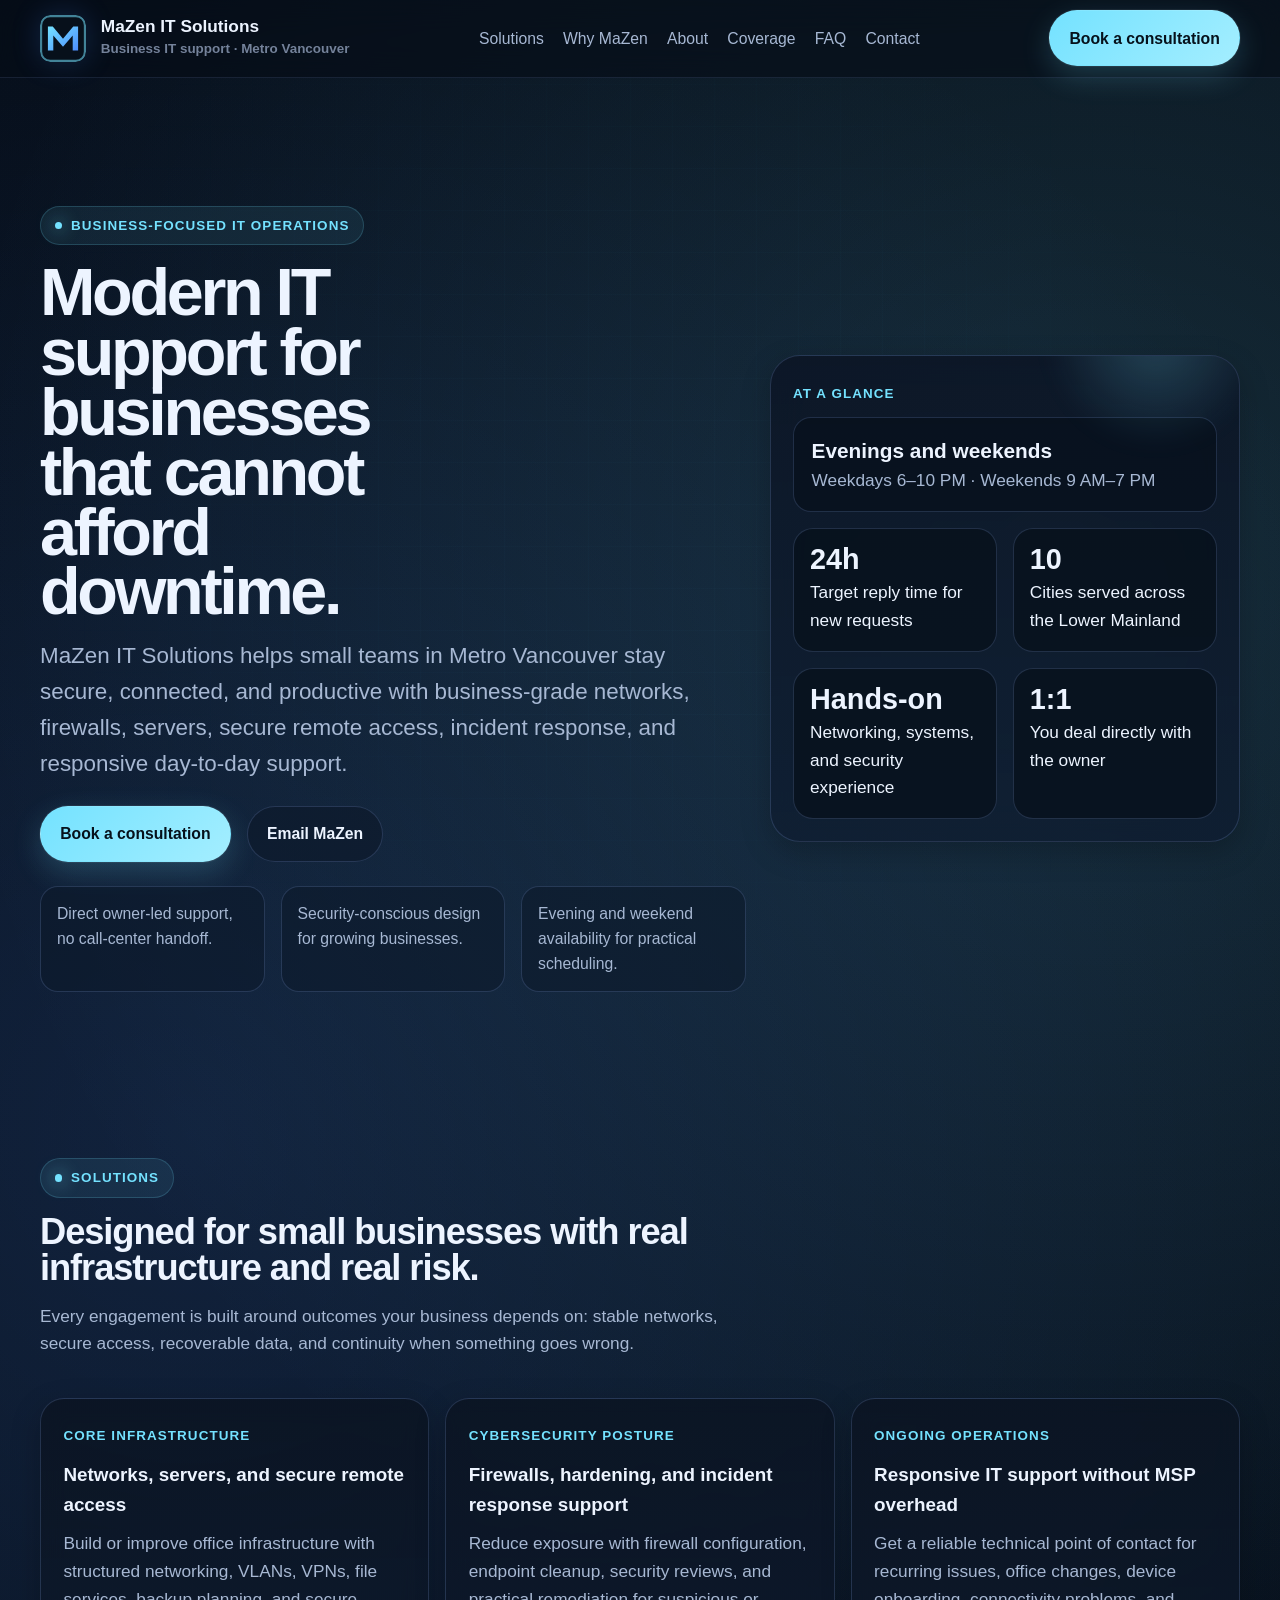
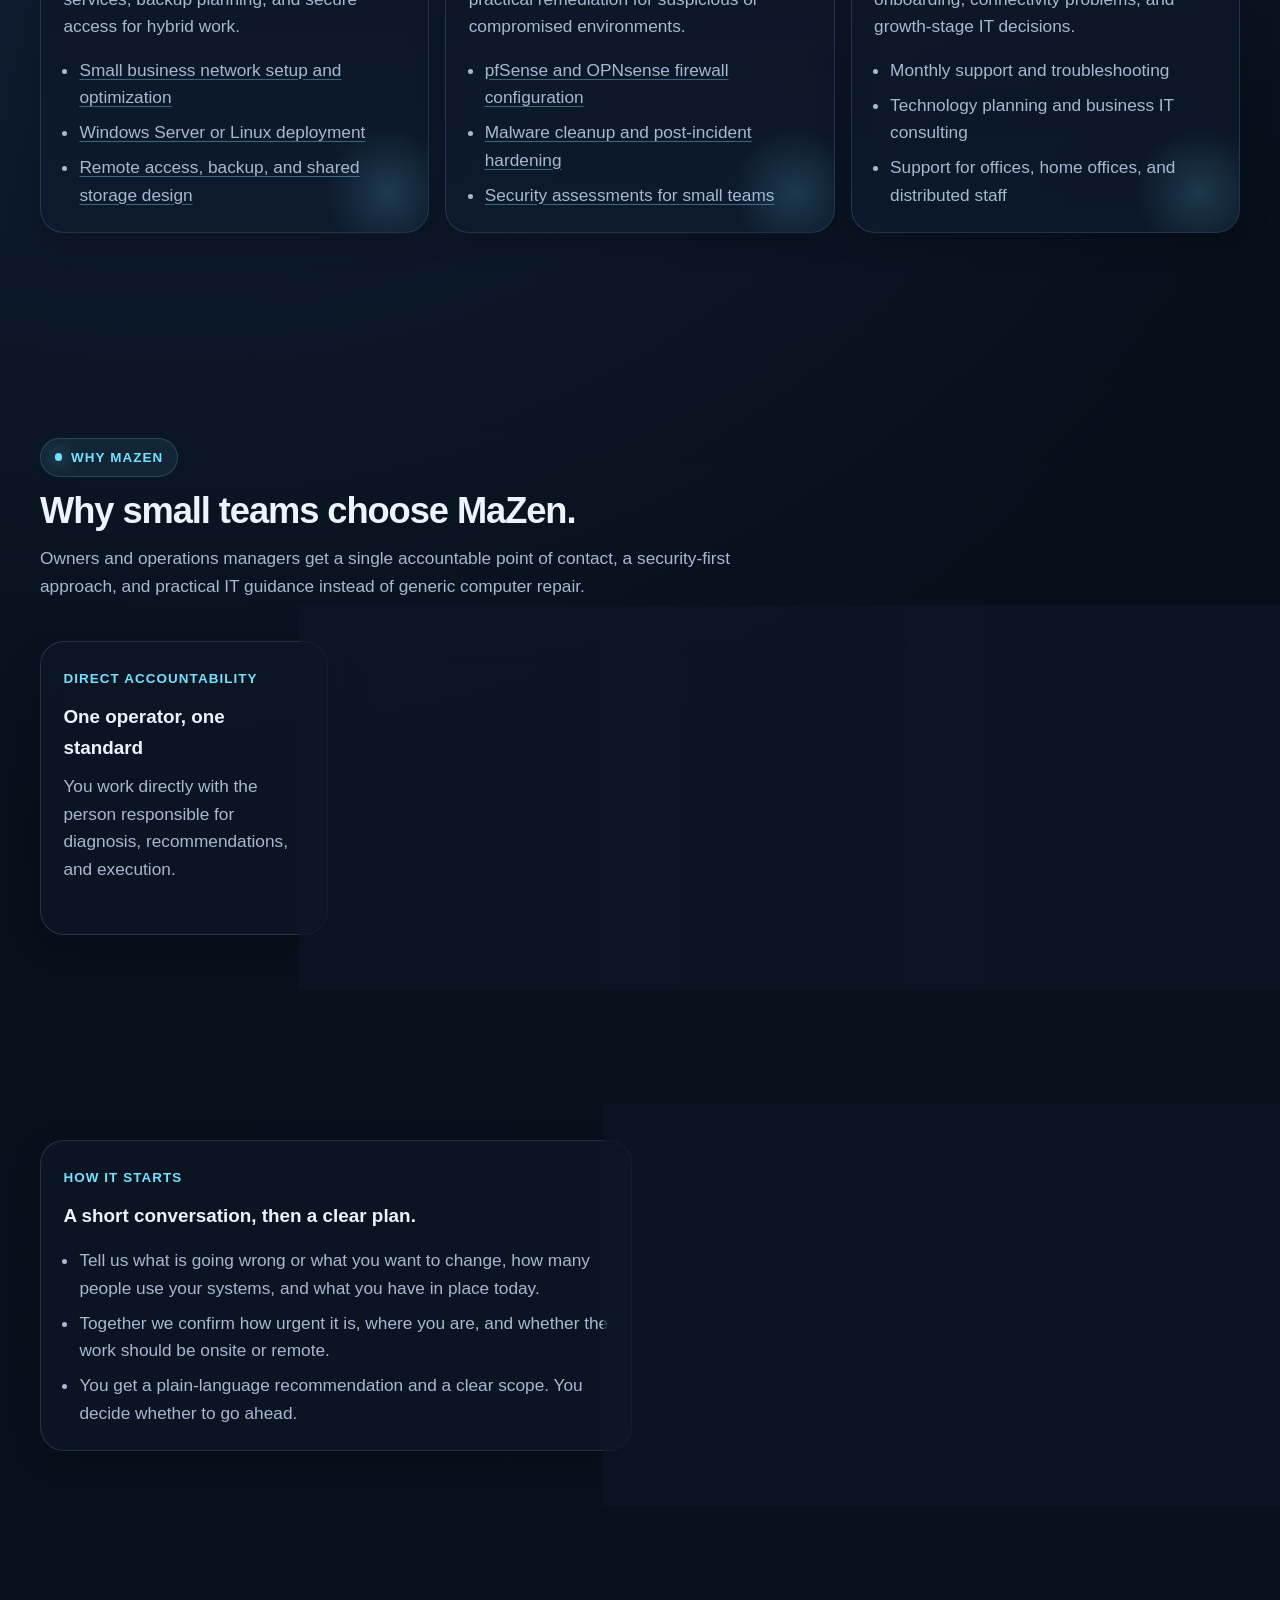
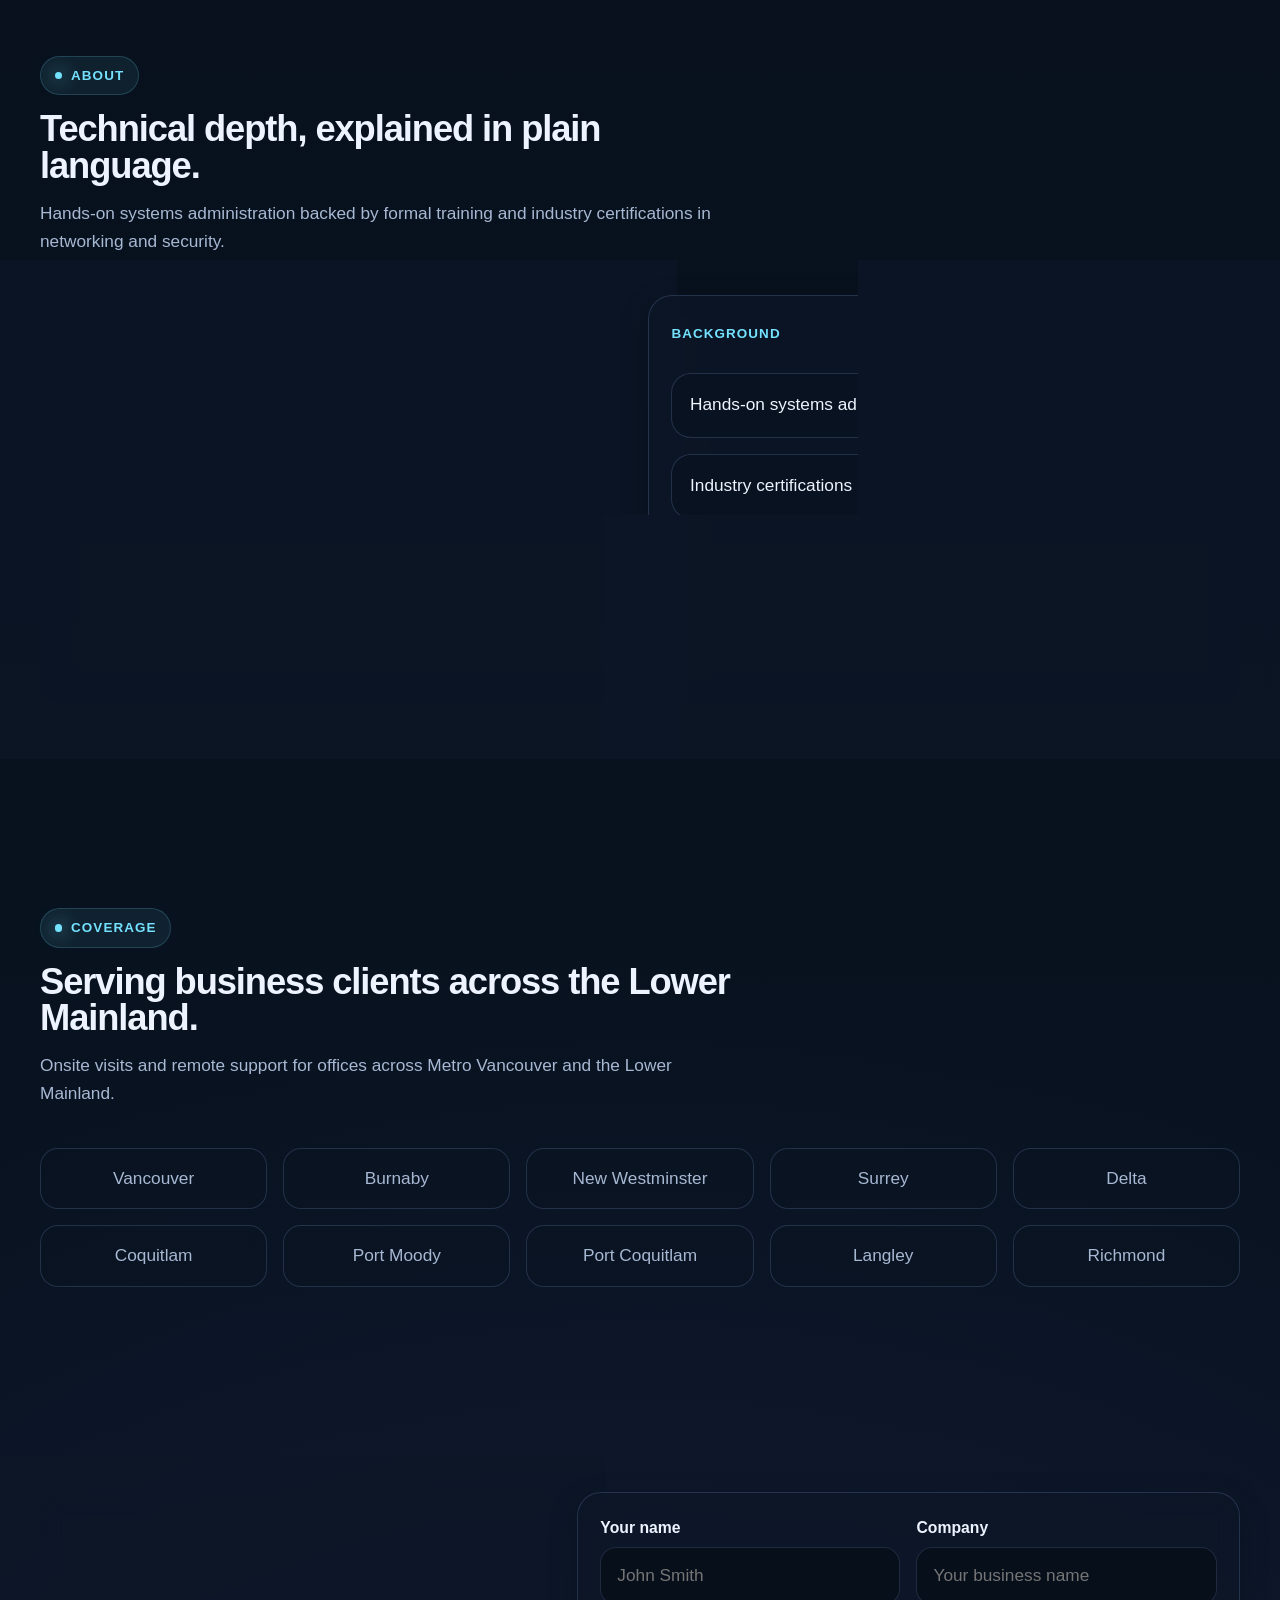
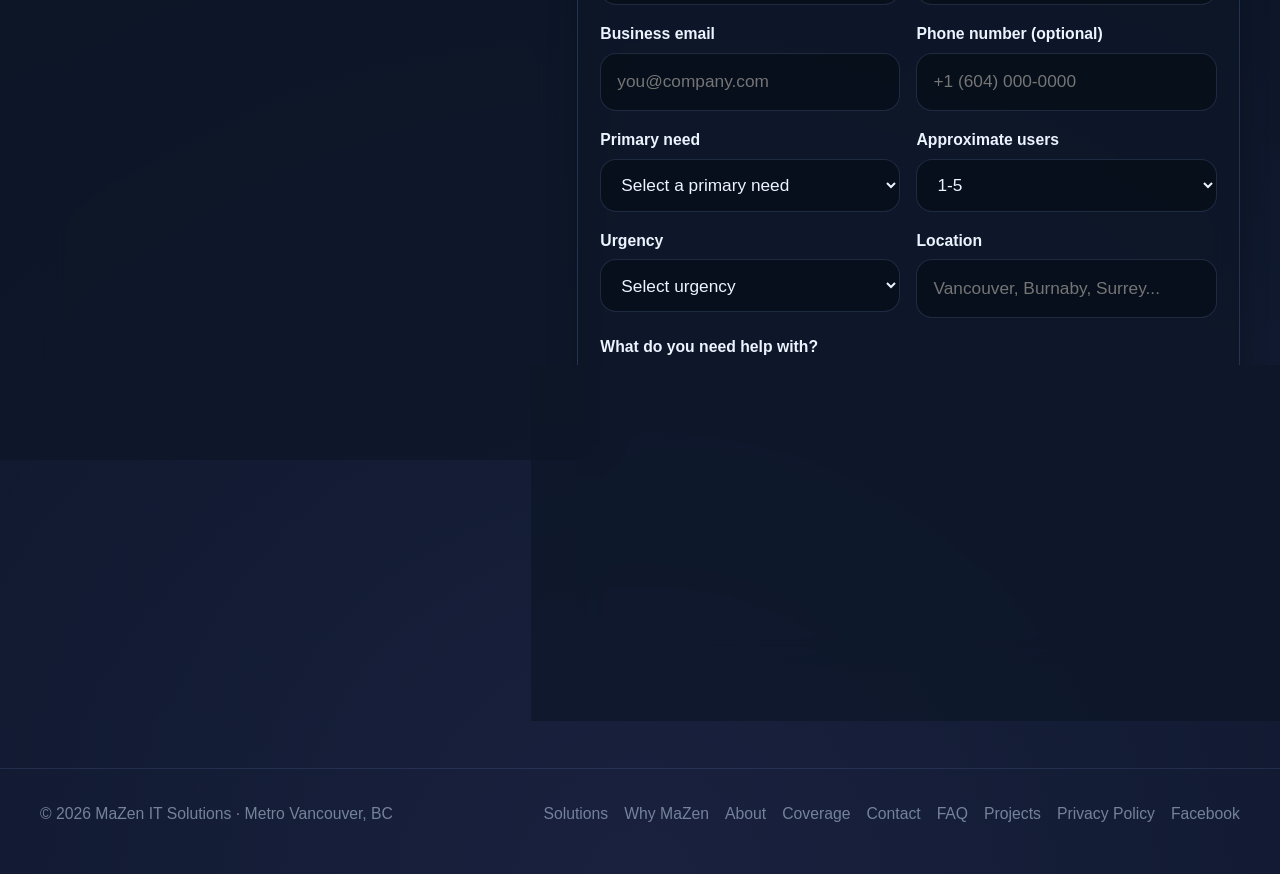
<file: index.html>
<!DOCTYPE html>
<html lang="en" data-theme="dark">
<head>
  <meta charset="UTF-8">
  <meta name="viewport" content="width=device-width, initial-scale=1.0">
  <title>MaZen IT Solutions | Business IT Support & Cybersecurity | Metro Vancouver</title>
  <meta name="description" content="Business-focused IT support and cybersecurity for small teams in Metro Vancouver. Networks, firewalls, servers, secure remote access, incident response, and ongoing IT support.">
  <meta name="robots" content="index,follow">
  <link rel="canonical" href="https://www.mazenitsolutions.ca/">
  <meta property="og:title" content="MaZen IT Solutions | Business IT Support & Cybersecurity">
  <meta property="og:description" content="Business-focused IT support and cybersecurity for small teams in Metro Vancouver: networks, firewalls, secure remote access, and incident response.">
  <meta property="og:type" content="website">
  <meta property="og:url" content="https://www.mazenitsolutions.ca/">
  <meta property="og:image" content="https://www.mazenitsolutions.ca/og-image.png">
  <meta property="og:image:width" content="1200">
  <meta property="og:image:height" content="630">
  <meta property="og:image:alt" content="MaZen IT Solutions: IT support and cybersecurity for small businesses in Metro Vancouver">
  <meta name="twitter:card" content="summary_large_image">
  <meta name="twitter:image" content="https://www.mazenitsolutions.ca/og-image.png">
  <meta name="theme-color" content="#08111f">
  <link rel="icon" href="/favicon.ico" sizes="32x32">
  <link rel="icon" href="/favicon.svg" type="image/svg+xml">
  <link rel="apple-touch-icon" href="/apple-touch-icon.png">
  <link rel="preconnect" href="https://api.fontshare.com">
  <link rel="stylesheet" href="https://api.fontshare.com/v2/css?f[]=satoshi@400,500,700,900&f[]=cabinet-grotesk@500,700,800&display=swap">
  <link rel="stylesheet" href="/site.css">
</head>
<body>
  <a href="#main-content" class="skip-link">Skip to content</a>

  <header class="site-header">
    <div class="container nav-wrap">
      <a class="brand" href="#top" aria-label="MaZen IT Solutions home">
        <img class="brand-mark" src="/favicon.svg" width="46" height="46" alt="">
        <span class="brand-text"><span>MaZen IT Solutions</span><small>Business IT support · Metro Vancouver</small></span>
      </a>

      <nav class="nav-links" id="site-nav" aria-label="Primary navigation">
        <a href="#services">Solutions</a>
        <a href="#value">Why MaZen</a>
        <a href="#about">About</a>
        <a href="#areas">Coverage</a>
        <a href="/faq/">FAQ</a>
        <a href="#contact">Contact</a>
      </nav>

      <div class="nav-actions">
        <button class="menu-toggle" type="button" data-menu-toggle aria-expanded="false" aria-controls="site-nav" aria-label="Open menu">
          <svg width="18" height="18" viewBox="0 0 24 24" fill="none" stroke="currentColor" stroke-width="2" aria-hidden="true"><path d="M3 6h18M3 12h18M3 18h18"></path></svg>
        </button>
        <a class="btn btn-primary" href="#contact">Book a consultation</a>
      </div>
    </div>
  </header>

  <main id="main-content">
    <section class="hero" id="top">
      <div class="container hero-grid">
        <div class="hero-copy">
          <span class="eyebrow">Business-focused IT operations</span>
          <h1>Modern IT support for businesses that cannot afford downtime.</h1>
          <p>MaZen IT Solutions helps small teams in Metro Vancouver stay secure, connected, and productive with business-grade networks, firewalls, servers, secure remote access, incident response, and responsive day-to-day support.</p>
          <div class="hero-actions">
            <a class="btn btn-primary" href="#contact">Book a consultation</a>
            <a class="btn btn-secondary" href="mailto:info@mazenitsolutions.ca">Email MaZen</a>
          </div>
          <div class="micro-proof">
            <div class="chip">Direct owner-led support, no call-center handoff.</div>
            <div class="chip">Security-conscious design for growing businesses.</div>
            <div class="chip">Evening and weekend availability for practical scheduling.</div>
          </div>
        </div>

        <aside class="hero-side panel" aria-label="At a glance">
          <span class="kicker">At a glance</span>
          <div class="status-card">
            <div>
              <strong>Evenings and weekends</strong>
              <span class="u-muted">Weekdays 6–10 PM · Weekends 9 AM–7 PM</span>
            </div>
          </div>
          <div class="kpi-grid">
            <div class="kpi"><strong>24h</strong><span>Target reply time for new requests</span></div>
            <div class="kpi"><strong>10</strong><span>Cities served across the Lower Mainland</span></div>
            <div class="kpi"><strong>Hands-on</strong><span>Networking, systems, and security experience</span></div>
            <div class="kpi"><strong>1:1</strong><span>You deal directly with the owner</span></div>
          </div>
        </aside>
      </div>
    </section>

    <section class="section" id="services">
      <div class="container">
        <div class="section-head">
          <span class="eyebrow">Solutions</span>
          <h2>Designed for small businesses with real infrastructure and real risk.</h2>
          <p>Every engagement is built around outcomes your business depends on: stable networks, secure access, recoverable data, and continuity when something goes wrong.</p>
        </div>
        <div class="services-grid">
          <article class="card service-card">
            <span class="kicker">Core infrastructure</span>
            <h3>Networks, servers, and secure remote access</h3>
            <p>Build or improve office infrastructure with structured networking, VLANs, VPNs, file services, backup planning, and secure access for hybrid work.</p>
            <ul>
              <li><a href="/services/business-network-setup/">Small business network setup and optimization</a></li>
              <li><a href="/services/server-setup/">Windows Server or Linux deployment</a></li>
              <li><a href="/services/secure-remote-access-vpn/">Remote access, backup, and shared storage design</a></li>
            </ul>
          </article>
          <article class="card service-card">
            <span class="kicker">Cybersecurity posture</span>
            <h3>Firewalls, hardening, and incident response support</h3>
            <p>Reduce exposure with firewall configuration, endpoint cleanup, security reviews, and practical remediation for suspicious or compromised environments.</p>
            <ul>
              <li><a href="/services/firewall-configuration/">pfSense and OPNsense firewall configuration</a></li>
              <li><a href="/services/malware-cleanup-incident-response/">Malware cleanup and post-incident hardening</a></li>
              <li><a href="/services/cybersecurity-review/">Security assessments for small teams</a></li>
            </ul>
          </article>
          <article class="card service-card">
            <span class="kicker">Ongoing operations</span>
            <h3>Responsive IT support without MSP overhead</h3>
            <p>Get a reliable technical point of contact for recurring issues, office changes, device onboarding, connectivity problems, and growth-stage IT decisions.</p>
            <ul>
              <li>Monthly support and troubleshooting</li>
              <li>Technology planning and business IT consulting</li>
              <li>Support for offices, home offices, and distributed staff</li>
            </ul>
          </article>
        </div>
      </div>
    </section>

    <section class="section" id="value">
      <div class="container">
        <div class="section-head">
          <span class="eyebrow">Why MaZen</span>
          <h2>Why small teams choose MaZen.</h2>
          <p>Owners and operations managers get a single accountable point of contact, a security-first approach, and practical IT guidance instead of generic computer repair.</p>
        </div>
        <div class="value-grid">
          <article class="card"><span class="kicker">Direct accountability</span><h3>One operator, one standard</h3><p>You work directly with the person responsible for diagnosis, recommendations, and execution.</p></article>
          <article class="card"><span class="kicker">Security mindset</span><h3>Support that looks beyond the immediate fix</h3><p>Problems are handled with an eye toward reducing repeat incidents and obvious exposure.</p></article>
          <article class="card"><span class="kicker">Connected approach</span><h3>Your systems treated as one whole</h3><p>Networking, access, backups, and security are planned together, so a fix in one place does not open a gap in another.</p></article>
          <article class="card"><span class="kicker">Flexible scheduling</span><h3>Support outside standard business hours</h3><p>Evening and weekend availability helps reduce disruption during business operations.</p></article>
        </div>
      </div>
    </section>

    <section class="section">
      <div class="container split">
        <article class="card">
          <span class="kicker">How it starts</span>
          <h3>A short conversation, then a clear plan.</h3>
          <ul class="list">
            <li>Tell us what is going wrong or what you want to change, how many people use your systems, and what you have in place today.</li>
            <li>Together we confirm how urgent it is, where you are, and whether the work should be onsite or remote.</li>
            <li>You get a plain-language recommendation and a clear scope. You decide whether to go ahead.</li>
          </ul>
        </article>
        <article class="card">
          <span class="kicker">Who we work with</span>
          <h3>Small teams that need IT done right.</h3>
          <ul class="list">
            <li>Small offices that need better network stability and secure remote access.</li>
            <li>Businesses with no internal IT lead or limited in-house technical coverage.</li>
            <li>Organizations that want practical cybersecurity improvements without overcomplication.</li>
          </ul>
        </article>
      </div>
    </section>

    <section class="section" id="about">
      <div class="container">
        <div class="section-head">
          <span class="eyebrow">About</span>
          <h2>Technical depth, explained in plain language.</h2>
          <p>Hands-on systems administration backed by formal training and industry certifications in networking and security.</p>
        </div>
        <div class="split">
          <article class="card">
            <span class="kicker">About MaZen</span>
            <h3>Owner-operated</h3>
            <p>MaZen IT Solutions is an owner-operated business with hands-on experience and formal training across networking, infrastructure, and cybersecurity. MaZen helps small organizations make sound technology decisions and gets urgent problems resolved quickly.</p>
            <p>The focus is business continuity, secure infrastructure, and clear, dependable communication from first contact through implementation.</p>
          </article>
          <aside class="card">
            <span class="kicker">Background</span>
            <div class="proof-strip u-mt-1-onecol">
              <div class="proof-card">Hands-on systems administration experience</div>
              <div class="proof-card">Industry certifications in networking and security</div>
              <div class="proof-card">Formal training in networking and systems</div>
              <div class="proof-card">Ongoing cybersecurity education</div>
            </div>
          </aside>
        </div>
      </div>
    </section>

    <section class="section" id="areas">
      <div class="container">
        <div class="section-head">
          <span class="eyebrow">Coverage</span>
          <h2>Serving business clients across the Lower Mainland.</h2>
          <p>Onsite visits and remote support for offices across Metro Vancouver and the Lower Mainland.</p>
        </div>
        <div class="areas-grid">
          <div class="area">Vancouver</div>
          <div class="area">Burnaby</div>
          <div class="area">New Westminster</div>
          <div class="area">Surrey</div>
          <div class="area">Delta</div>
          <div class="area">Coquitlam</div>
          <div class="area">Port Moody</div>
          <div class="area">Port Coquitlam</div>
          <div class="area">Langley</div>
          <div class="area">Richmond</div>
        </div>
      </div>
    </section>

    <section class="section" id="contact">
      <div class="container lead-panel">
        <aside class="card">
          <span class="eyebrow">Contact</span>
          <h2 class="u-cta-title">Schedule a business IT consultation.</h2>
          <p class="u-muted-mb-12">Best for network issues, firewall upgrades, secure remote access, server setup, recurring support, and business cybersecurity concerns.</p>
          <div class="contact-stack">
            <div class="contact-item"><strong>Email</strong><br><a href="mailto:info@mazenitsolutions.ca">info@mazenitsolutions.ca</a></div>
            <div class="contact-item"><strong>Availability</strong><br>Mon–Fri: 6:00 PM–10:00 PM<br>Sat–Sun: 9:00 AM–7:00 PM</div>
          </div>
        </aside>

        <div class="card">
          <form action="https://formspree.io/f/xaqzkgqe" method="POST">
            <input class="hp-field" type="text" name="_gotcha" tabindex="-1" autocomplete="off" aria-hidden="true">
            <input type="hidden" name="_subject" value="New consultation request from mazenitsolutions.ca">
            <div class="form-grid">
              <div>
                <label for="name">Your name</label>
                <input id="name" name="name" type="text" autocomplete="name" placeholder="John Smith" required>
              </div>
              <div>
                <label for="company">Company</label>
                <input id="company" name="company" type="text" autocomplete="organization" placeholder="Your business name">
              </div>
            </div>
            <div class="form-grid">
              <div>
                <label for="email">Business email</label>
                <input id="email" name="email" type="email" autocomplete="email" placeholder="you@company.com" required>
              </div>
              <div>
                <label for="phone">Phone number (optional)</label>
                <input id="phone" name="phone" type="tel" autocomplete="tel" placeholder="+1 (604) 000-0000">
              </div>
            </div>
            <div class="form-grid">
              <div>
                <label for="service">Primary need</label>
                <select id="service" name="service" required>
                  <option value="">Select a primary need</option>
                  <option>Business Network Setup</option>
                  <option>Firewall Configuration</option>
                  <option>Secure Remote Access / VPN</option>
                  <option>Server Setup</option>
                  <option>Cybersecurity Review</option>
                  <option>Incident Response / Malware Cleanup</option>
                  <option>Ongoing IT Support</option>
                  <option>IT Consulting</option>
                </select>
              </div>
              <div>
                <label for="users">Approximate users</label>
                <select id="users" name="users">
                  <option>1-5</option>
                  <option>6-10</option>
                  <option>11-25</option>
                  <option>26+</option>
                </select>
              </div>
            </div>
            <div class="form-grid">
              <div>
                <label for="urgency">Urgency</label>
                <select id="urgency" name="urgency">
                  <option value="">Select urgency</option>
                  <option>Critical / urgent</option>
                  <option>This week</option>
                  <option>This month</option>
                  <option>Planning stage</option>
                </select>
              </div>
              <div>
                <label for="location">Location</label>
                <input id="location" name="location" type="text" placeholder="Vancouver, Burnaby, Surrey...">
              </div>
            </div>
            <div>
              <label for="message">What do you need help with?</label>
              <textarea id="message" name="message" placeholder="Describe the issue, your environment, current pain points, and preferred timing."></textarea>
            </div>
            <button class="btn btn-primary" type="submit">Send consultation request</button>
            <p class="form-note">By sending this form, you agree that we may use your details to reply to you, as described in our <a href="/privacy/">Privacy Policy</a>.</p>
          </form>
        </div>
      </div>
    </section>
  </main>

  <footer class="footer">
    <div class="container footer-wrap">
      <div>© 2026 MaZen IT Solutions · Metro Vancouver, BC</div>
      <div class="footer-links">
        <a href="#services">Solutions</a>
        <a href="#value">Why MaZen</a>
        <a href="#about">About</a>
        <a href="#areas">Coverage</a>
        <a href="#contact">Contact</a>
        <a href="/faq/">FAQ</a>
        <a href="/projects/">Projects</a>
        <a href="/privacy/">Privacy Policy</a>
        <a href="https://www.facebook.com/mazenitsolutions/" target="_blank" rel="noopener">Facebook</a>
      </div>
    </div>
  </footer>

  <script type="application/ld+json">
  {
    "@context": "https://schema.org",
    "@type": "LocalBusiness",
    "name": "MaZen IT Solutions",
    "url": "https://www.mazenitsolutions.ca/",
    "image": "https://www.mazenitsolutions.ca/og-image.png",
    "logo": "https://www.mazenitsolutions.ca/icon-512.png",
    "email": "info@mazenitsolutions.ca",
    "sameAs": ["https://www.facebook.com/mazenitsolutions/"],
    "description": "Business-focused IT support and cybersecurity for small teams in Metro Vancouver.",
    "address": {"@type": "PostalAddress", "addressRegion": "BC", "addressCountry": "CA"},
    "areaServed": ["Vancouver", "Burnaby", "New Westminster", "Surrey", "Delta", "Coquitlam", "Port Moody", "Port Coquitlam", "Langley", "Richmond"],
    "openingHoursSpecification": [
      {"@type":"OpeningHoursSpecification","dayOfWeek":["Monday","Tuesday","Wednesday","Thursday","Friday"],"opens":"18:00","closes":"22:00"},
      {"@type":"OpeningHoursSpecification","dayOfWeek":["Saturday","Sunday"],"opens":"09:00","closes":"19:00"}
    ]
  }
  </script>

  <script src="/site.js" defer></script>
</body>
</html>
</file>
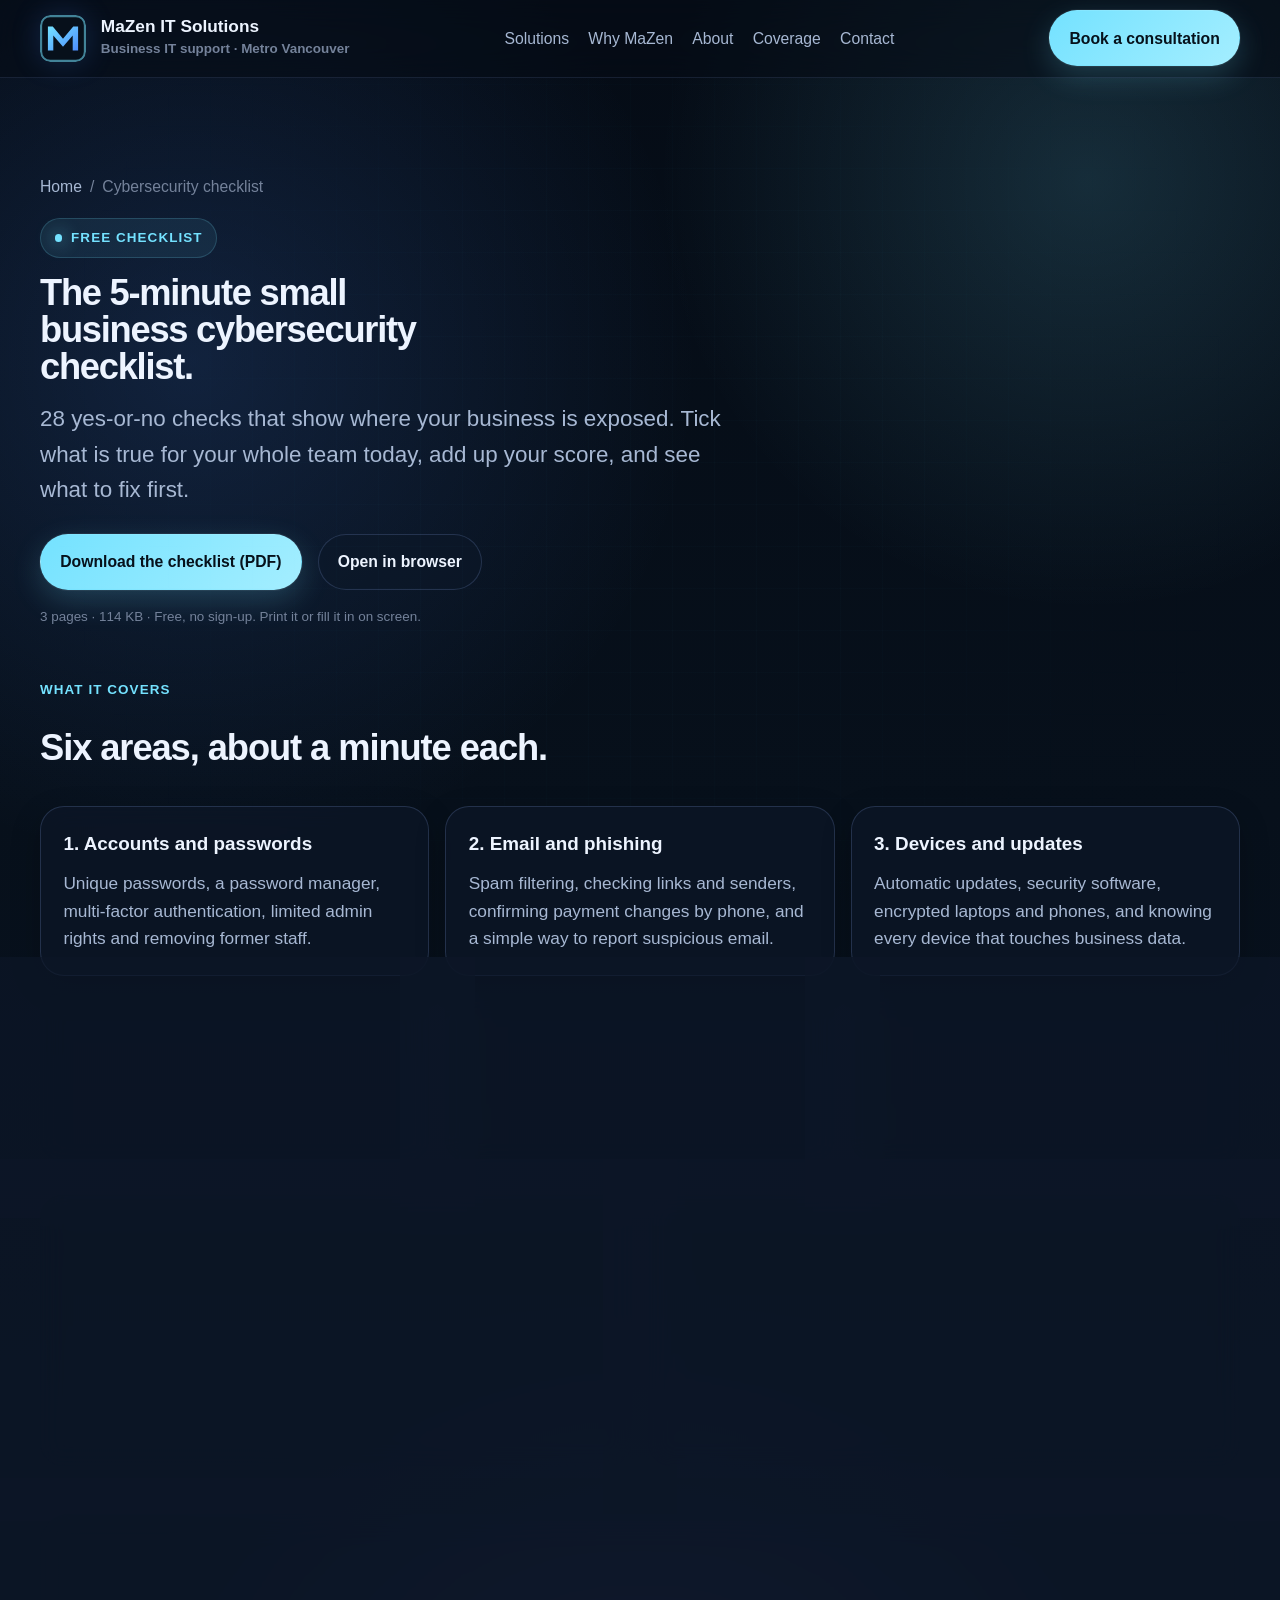
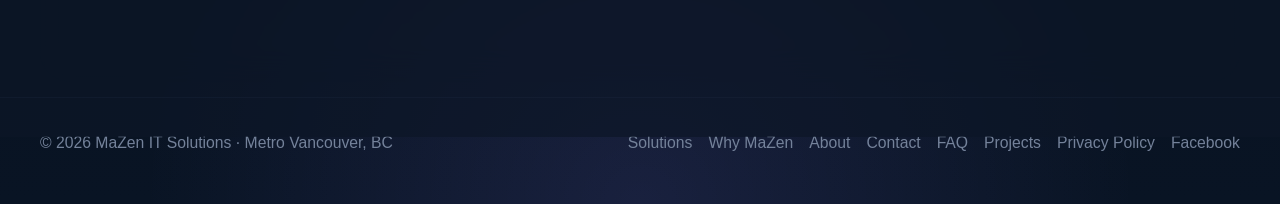
<file: checklist/index.html>
<!DOCTYPE html>
<html lang="en" data-theme="dark">
<head>
  <meta charset="UTF-8">
  <meta name="viewport" content="width=device-width, initial-scale=1.0">
  <title>Free 5-Minute Small Business Cybersecurity Checklist | MaZen IT Solutions</title>
  <meta name="description" content="A free 28-point cybersecurity checklist for small businesses. Check passwords, email, devices, backups, Wi-Fi and your response plan in about five minutes. Download the PDF.">
  <meta name="robots" content="index,follow">
  <link rel="canonical" href="https://www.mazenitsolutions.ca/checklist/">
  <meta property="og:title" content="Free 5-Minute Small Business Cybersecurity Checklist">
  <meta property="og:description" content="28 yes-or-no checks across passwords, email, devices, backups, Wi-Fi and your response plan. Download the free PDF from MaZen IT Solutions.">
  <meta property="og:type" content="website">
  <meta property="og:url" content="https://www.mazenitsolutions.ca/checklist/">
  <meta property="og:image" content="https://www.mazenitsolutions.ca/og-image.png">
  <meta name="twitter:card" content="summary_large_image">
  <meta name="twitter:image" content="https://www.mazenitsolutions.ca/og-image.png">
  <meta name="theme-color" content="#08111f">
  <link rel="icon" href="/favicon.ico" sizes="32x32">
  <link rel="icon" href="/favicon.svg" type="image/svg+xml">
  <link rel="apple-touch-icon" href="/apple-touch-icon.png">
  <link rel="preconnect" href="https://api.fontshare.com">
  <link rel="stylesheet" href="https://api.fontshare.com/v2/css?f[]=satoshi@400,500,700,900&f[]=cabinet-grotesk@500,700,800&display=swap">
  <link rel="stylesheet" href="/site.css">
  <script type="application/ld+json">{"@context": "https://schema.org", "@graph": [{"@type": "DigitalDocument", "name": "5-Minute Small Business Cybersecurity Checklist", "description": "A 28-point cybersecurity checklist for small businesses covering accounts and passwords, email and phishing, devices and updates, backups and data, network and Wi-Fi, and people and response planning.", "encodingFormat": "application/pdf", "url": "https://www.mazenitsolutions.ca/checklist/small-business-cybersecurity-checklist.pdf", "isAccessibleForFree": true, "publisher": {"@type": "LocalBusiness", "name": "MaZen IT Solutions", "url": "https://www.mazenitsolutions.ca/"}}, {"@type": "BreadcrumbList", "itemListElement": [{"@type": "ListItem", "position": 1, "name": "Home", "item": "https://www.mazenitsolutions.ca/"}, {"@type": "ListItem", "position": 2, "name": "Cybersecurity checklist", "item": "https://www.mazenitsolutions.ca/checklist/"}]}]}</script>
</head>
<body>
  <a href="#main-content" class="skip-link">Skip to content</a>

  <header class="site-header">
    <div class="container nav-wrap">
      <a class="brand" href="/" aria-label="MaZen IT Solutions home">
        <img class="brand-mark" src="/favicon.svg" width="46" height="46" alt="">
        <span class="brand-text"><span>MaZen IT Solutions</span><small>Business IT support · Metro Vancouver</small></span>
      </a>
      <nav class="nav-links" id="site-nav" aria-label="Primary navigation">
        <a href="/#services">Solutions</a>
        <a href="/#value">Why MaZen</a>
        <a href="/#about">About</a>
        <a href="/#areas">Coverage</a>
        <a href="/#contact">Contact</a>
      </nav>
      <div class="nav-actions">
        <button class="menu-toggle" type="button" data-menu-toggle aria-expanded="false" aria-controls="site-nav" aria-label="Open menu">
          <svg width="18" height="18" viewBox="0 0 24 24" fill="none" stroke="currentColor" stroke-width="2" aria-hidden="true"><path d="M3 6h18M3 12h18M3 18h18"></path></svg>
        </button>
        <a class="btn btn-primary" href="/#contact">Book a consultation</a>
      </div>
    </div>
  </header>

  <main id="main-content">
    <section class="page-hero">
      <div class="container">
        <ol class="crumbs" aria-label="Breadcrumb">
          <li><a href="/">Home</a></li>
          <li aria-current="page">Cybersecurity checklist</li>
        </ol>
        <span class="eyebrow">Free checklist</span>
        <h1>The 5-minute small business cybersecurity checklist.</h1>
        <p class="lede">28 yes-or-no checks that show where your business is exposed. Tick what is true for your whole team today, add up your score, and see what to fix first.</p>
        <div class="hero-actions u-mt-16">
          <a class="btn btn-primary" href="/checklist/small-business-cybersecurity-checklist.pdf" download>Download the checklist (PDF)</a>
          <a class="btn btn-secondary" href="/checklist/small-business-cybersecurity-checklist.pdf" target="_blank" rel="noopener">Open in browser</a>
        </div>
        <p class="form-note u-mt-1">3 pages · 114 KB · Free, no sign-up. Print it or fill it in on screen.</p>
      </div>
    </section>

    <section class="section u-pt-2-pb-1">
      <div class="container">
        <div class="section-head">
          <span class="kicker">What it covers</span>
          <h2>Six areas, about a minute each.</h2>
        </div>
        <div class="services-grid">
          <article class="card">
            <h3>1. Accounts and passwords</h3>
            <p>Unique passwords, a password manager, multi-factor authentication, limited admin rights and removing former staff.</p>
          </article>
          <article class="card">
            <h3>2. Email and phishing</h3>
            <p>Spam filtering, checking links and senders, confirming payment changes by phone, and a simple way to report suspicious email.</p>
          </article>
          <article class="card">
            <h3>3. Devices and updates</h3>
            <p>Automatic updates, security software, encrypted laptops and phones, and knowing every device that touches business data.</p>
          </article>
          <article class="card">
            <h3>4. Backups and data</h3>
            <p>Daily automatic backups, the 3-2-1 rule, a recent test restore, and knowing where personal information is stored.</p>
          </article>
          <article class="card">
            <h3>5. Network and Wi-Fi</h3>
            <p>Router passwords and firmware, a separate guest network, strong Wi-Fi encryption and secure remote access.</p>
          </article>
          <article class="card">
            <h3>6. People and response plan</h3>
            <p>A named security lead, need-to-know access, a one-page &ldquo;if we are hacked&rdquo; plan and offline emergency contacts.</p>
          </article>
        </div>
      </div>
    </section>

    <section class="section u-py-1">
      <div class="container split">
        <article class="card">
          <span class="kicker">How to use it</span>
          <h2 class="card-title">Score yourself in three steps.</h2>
          <ol class="steps">
            <li><strong>Tick.</strong> Check each box that is true for the whole business, not just for you.</li>
            <li><strong>Count.</strong> Add up your ticked boxes out of 28.</li>
            <li><strong>Act.</strong> Use the score table on page 3 to see what to fix first.</li>
          </ol>
        </article>
        <article class="card">
          <span class="kicker">Good to know</span>
          <h2 class="card-title">A starting point, not an audit.</h2>
          <p>The checklist is general guidance to help you spot common gaps. It is not a full security assessment. If you want someone to check these areas with you and fix what is missing, a <a class="u-link" href="/services/cybersecurity-review/">cybersecurity review</a> is the next step.</p>
        </article>
      </div>
    </section>

    <section class="section u-pt-2-pb-1">
      <div class="container">
        <div class="panel cta-band">
          <div>
            <h2 class="card-title u-text-lg">Found some gaps?</h2>
            <p class="u-muted-flush">Send your score and the boxes you could not tick. You will get a direct reply from the owner with what to fix first.</p>
          </div>
          <div class="hero-actions">
            <a class="btn btn-primary" href="/#contact">Book a consultation</a>
            <a class="btn btn-secondary" href="mailto:info@mazenitsolutions.ca?subject=Cybersecurity%20checklist">Email MaZen</a>
          </div>
        </div>
      </div>
    </section>
  </main>

  <footer class="footer">
    <div class="container footer-wrap">
      <div>© 2026 MaZen IT Solutions · Metro Vancouver, BC</div>
      <div class="footer-links">
        <a href="/#services">Solutions</a>
        <a href="/#value">Why MaZen</a>
        <a href="/#about">About</a>
        <a href="/#contact">Contact</a>
        <a href="/faq/">FAQ</a>
        <a href="/projects/">Projects</a>
        <a href="/privacy/">Privacy Policy</a>
        <a href="https://www.facebook.com/mazenitsolutions/" target="_blank" rel="noopener">Facebook</a>
      </div>
    </div>
  </footer>

  <script src="/site.js" defer></script>
</body>
</html>
</file>
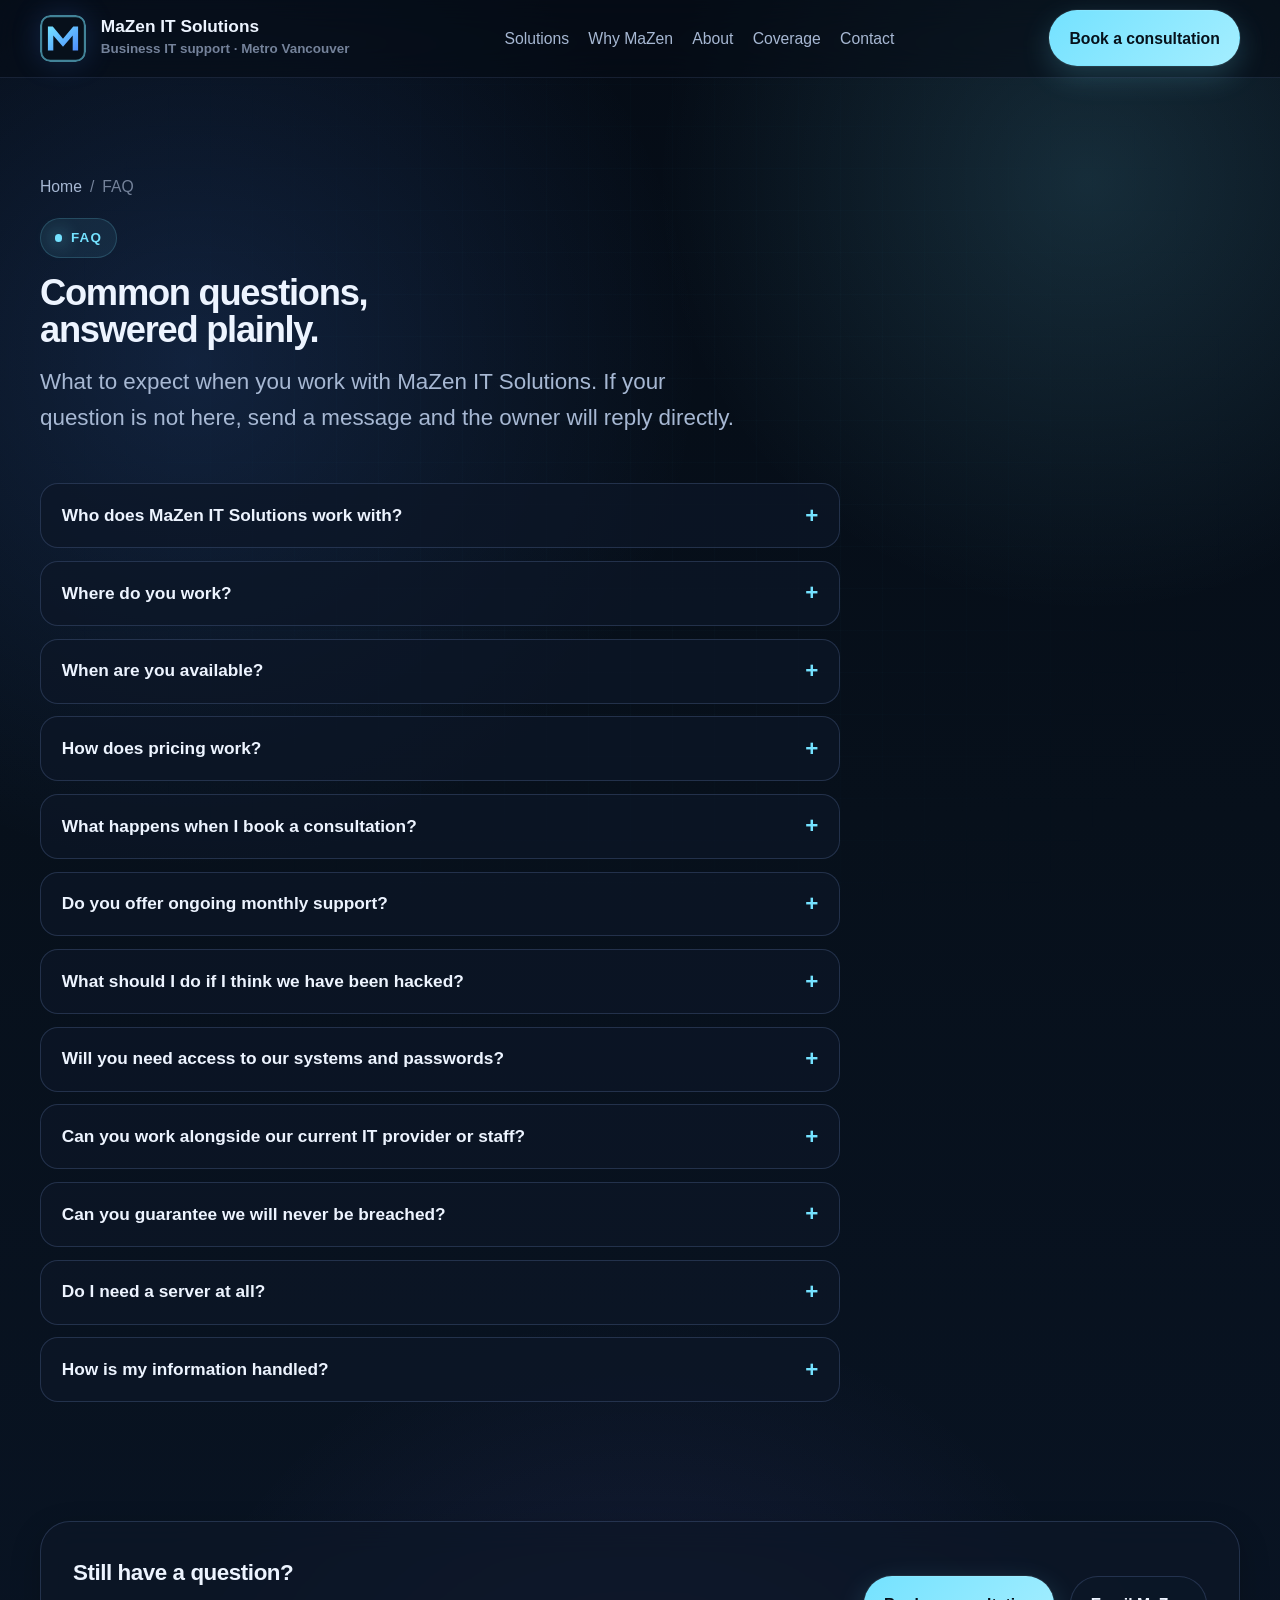
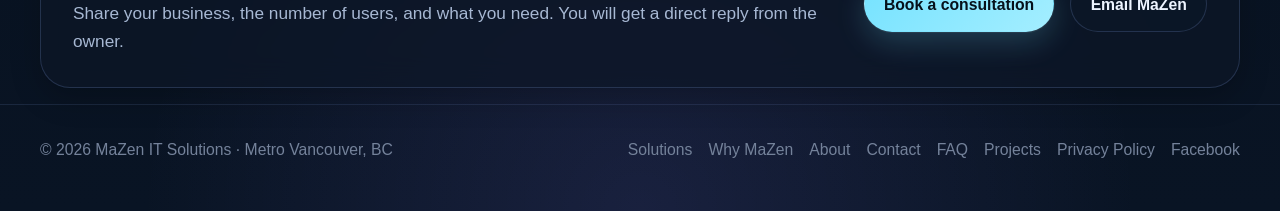
<file: faq/index.html>
<!DOCTYPE html>
<html lang="en" data-theme="dark">
<head>
  <meta charset="UTF-8">
  <meta name="viewport" content="width=device-width, initial-scale=1.0">
  <title>FAQ | MaZen IT Solutions</title>
  <meta name="description" content="Answers about MaZen IT Solutions: service areas, availability, how pricing works, what a consultation involves, access and security, and ongoing support.">
  <meta name="robots" content="index,follow">
  <link rel="canonical" href="https://www.mazenitsolutions.ca/faq/">
  <meta property="og:title" content="FAQ | MaZen IT Solutions">
  <meta property="og:description" content="Answers about MaZen IT Solutions: service areas, availability, how pricing works, what a consultation involves, access and security, and ongoing support.">
  <meta property="og:type" content="website">
  <meta property="og:url" content="https://www.mazenitsolutions.ca/faq/">
  <meta property="og:image" content="https://www.mazenitsolutions.ca/og-image.png">
  <meta name="twitter:card" content="summary_large_image">
  <meta name="twitter:image" content="https://www.mazenitsolutions.ca/og-image.png">
  <meta name="theme-color" content="#08111f">
  <link rel="icon" href="/favicon.ico" sizes="32x32">
  <link rel="icon" href="/favicon.svg" type="image/svg+xml">
  <link rel="apple-touch-icon" href="/apple-touch-icon.png">
  <link rel="preconnect" href="https://api.fontshare.com">
  <link rel="stylesheet" href="https://api.fontshare.com/v2/css?f[]=satoshi@400,500,700,900&f[]=cabinet-grotesk@500,700,800&display=swap">
  <link rel="stylesheet" href="/site.css">
  <script type="application/ld+json">{"@context": "https://schema.org", "@graph": [{"@type": "FAQPage", "mainEntity": [{"@type": "Question", "name": "Who does MaZen IT Solutions work with?", "acceptedAnswer": {"@type": "Answer", "text": "MaZen works with small businesses, professional offices, home offices, and distributed teams in Metro Vancouver that need dependable IT without the overhead of a large provider."}}, {"@type": "Question", "name": "Where do you work?", "acceptedAnswer": {"@type": "Answer", "text": "MaZen serves Vancouver, Burnaby, New Westminster, Surrey, Delta, Coquitlam, Port Moody, Port Coquitlam, Langley, and Richmond. Work is done onsite where it helps and remotely where it does not need a visit."}}, {"@type": "Question", "name": "When are you available?", "acceptedAnswer": {"@type": "Answer", "text": "Evenings and weekends are part of the schedule, so work can be planned around your business hours. Typical availability is weekday evenings from 6 p.m. to 10 p.m. and weekends from 9 a.m. to 7 p.m. If something urgent happens, email and mark it urgent, and urgent call-outs can be arranged."}}, {"@type": "Question", "name": "How does pricing work?", "acceptedAnswer": {"@type": "Answer", "text": "Pricing depends on the size and scope of the work, so it is not listed on the website. Send a message describing your business and what you need, and you will get a direct reply from the owner."}}, {"@type": "Question", "name": "What happens when I book a consultation?", "acceptedAnswer": {"@type": "Answer", "text": "You describe your business, the number of users, and the problem or goal. MaZen asks follow-up questions, explains the options in plain language, and recommends a next step. You decide whether to go ahead."}}, {"@type": "Question", "name": "Do you offer ongoing monthly support?", "acceptedAnswer": {"@type": "Answer", "text": "Yes. Monthly support covers recurring issues, device onboarding, office changes, and technology planning. Many clients start with a single project, such as a network or firewall setup, and move to ongoing support afterward."}}, {"@type": "Question", "name": "What should I do if I think we have been hacked?", "acceptedAnswer": {"@type": "Answer", "text": "Disconnect the affected devices from the network, do not pay or reply to any demand, write down what you saw, and email info@mazenitsolutions.ca marking it urgent. The malware cleanup and incident response page has a short checklist."}}, {"@type": "Question", "name": "Will you need access to our systems and passwords?", "acceptedAnswer": {"@type": "Answer", "text": "MaZen asks only for the access the work requires. Sharing credentials through the contact form or ordinary email is not recommended. Temporary accounts, or credentials shared through a secure method that you and MaZen agree on, are better, and access can be removed when the work ends."}}, {"@type": "Question", "name": "Can you work alongside our current IT provider or staff?", "acceptedAnswer": {"@type": "Answer", "text": "Yes. MaZen can handle a specific project, such as a firewall or network upgrade, while your existing provider or staff keep running day-to-day IT."}}, {"@type": "Question", "name": "Can you guarantee we will never be breached?", "acceptedAnswer": {"@type": "Answer", "text": "No one can. A security review or hardening work reduces risk and shows you where the gaps are, but it is not a guarantee. The goal is practical protection and a clear plan if something does go wrong."}}, {"@type": "Question", "name": "Do I need a server at all?", "acceptedAnswer": {"@type": "Answer", "text": "Not always. Many small offices do well with cloud file storage and no server. If that fits you better, MaZen will say so before you spend money on hardware."}}, {"@type": "Question", "name": "How is my information handled?", "acceptedAnswer": {"@type": "Answer", "text": "Information you share is used only to respond to you and deliver services. The Privacy Policy explains what is collected, who it is shared with, how long it is kept, and how to ask questions or make a request."}}]}, {"@type": "BreadcrumbList", "itemListElement": [{"@type": "ListItem", "position": 1, "name": "Home", "item": "https://www.mazenitsolutions.ca/"}, {"@type": "ListItem", "position": 2, "name": "FAQ", "item": "https://www.mazenitsolutions.ca/faq/"}]}]}</script>
</head>
<body>
  <a href="#main-content" class="skip-link">Skip to content</a>

  <header class="site-header">
    <div class="container nav-wrap">
      <a class="brand" href="/" aria-label="MaZen IT Solutions home">
        <img class="brand-mark" src="/favicon.svg" width="46" height="46" alt="">
        <span class="brand-text"><span>MaZen IT Solutions</span><small>Business IT support · Metro Vancouver</small></span>
      </a>
      <nav class="nav-links" id="site-nav" aria-label="Primary navigation">
        <a href="/#services">Solutions</a>
        <a href="/#value">Why MaZen</a>
        <a href="/#about">About</a>
        <a href="/#areas">Coverage</a>
        <a href="/#contact">Contact</a>
      </nav>
      <div class="nav-actions">
        <button class="menu-toggle" type="button" data-menu-toggle aria-expanded="false" aria-controls="site-nav" aria-label="Open menu">
          <svg width="18" height="18" viewBox="0 0 24 24" fill="none" stroke="currentColor" stroke-width="2" aria-hidden="true"><path d="M3 6h18M3 12h18M3 18h18"></path></svg>
        </button>
        <a class="btn btn-primary" href="/#contact">Book a consultation</a>
      </div>
    </div>
  </header>

  <main id="main-content">
    <section class="page-hero">
      <div class="container">
        <ol class="crumbs" aria-label="Breadcrumb">
          <li><a href="/">Home</a></li>
          <li aria-current="page">FAQ</li>
        </ol>
        <span class="eyebrow">FAQ</span>
        <h1>Common questions, answered plainly.</h1>
        <p class="lede">What to expect when you work with MaZen IT Solutions. If your question is not here, send a message and the owner will reply directly.</p>
      </div>
    </section>

    <section class="section u-pt-2">
      <div class="container">
        <div class="faq-list">
          <details class="faq-item"><summary>Who does MaZen IT Solutions work with?</summary><div class="faq-answer"><p>MaZen works with small businesses, professional offices, home offices, and distributed teams in Metro Vancouver that need dependable IT without the overhead of a large provider.</p></div></details>
          <details class="faq-item"><summary>Where do you work?</summary><div class="faq-answer"><p>MaZen serves Vancouver, Burnaby, New Westminster, Surrey, Delta, Coquitlam, Port Moody, Port Coquitlam, Langley, and Richmond. Work is done onsite where it helps and remotely where it does not need a visit.</p></div></details>
          <details class="faq-item"><summary>When are you available?</summary><div class="faq-answer"><p>Evenings and weekends are part of the schedule, so work can be planned around your business hours. Typical availability is weekday evenings from 6 p.m. to 10 p.m. and weekends from 9 a.m. to 7 p.m. If something urgent happens, email and mark it urgent, and urgent call-outs can be arranged.</p></div></details>
          <details class="faq-item"><summary>How does pricing work?</summary><div class="faq-answer"><p>Pricing depends on the size and scope of the work, so it is not listed on the website. Send a message describing your business and what you need, and you will get a direct reply from the owner.</p></div></details>
          <details class="faq-item"><summary>What happens when I book a consultation?</summary><div class="faq-answer"><p>You describe your business, the number of users, and the problem or goal. MaZen asks follow-up questions, explains the options in plain language, and recommends a next step. You decide whether to go ahead.</p></div></details>
          <details class="faq-item"><summary>Do you offer ongoing monthly support?</summary><div class="faq-answer"><p>Yes. Monthly support covers recurring issues, device onboarding, office changes, and technology planning. Many clients start with a single project, such as a network or firewall setup, and move to ongoing support afterward.</p></div></details>
          <details class="faq-item"><summary>What should I do if I think we have been hacked?</summary><div class="faq-answer"><p>Disconnect the affected devices from the network, do not pay or reply to any demand, write down what you saw, and email info@mazenitsolutions.ca marking it urgent. The malware cleanup and incident response page has a short checklist.</p></div></details>
          <details class="faq-item"><summary>Will you need access to our systems and passwords?</summary><div class="faq-answer"><p>MaZen asks only for the access the work requires. Sharing credentials through the contact form or ordinary email is not recommended. Temporary accounts, or credentials shared through a secure method that you and MaZen agree on, are better, and access can be removed when the work ends.</p></div></details>
          <details class="faq-item"><summary>Can you work alongside our current IT provider or staff?</summary><div class="faq-answer"><p>Yes. MaZen can handle a specific project, such as a firewall or network upgrade, while your existing provider or staff keep running day-to-day IT.</p></div></details>
          <details class="faq-item"><summary>Can you guarantee we will never be breached?</summary><div class="faq-answer"><p>No one can. A security review or hardening work reduces risk and shows you where the gaps are, but it is not a guarantee. The goal is practical protection and a clear plan if something does go wrong.</p></div></details>
          <details class="faq-item"><summary>Do I need a server at all?</summary><div class="faq-answer"><p>Not always. Many small offices do well with cloud file storage and no server. If that fits you better, MaZen will say so before you spend money on hardware.</p></div></details>
          <details class="faq-item"><summary>How is my information handled?</summary><div class="faq-answer"><p>Information you share is used only to respond to you and deliver services. The <a href="/privacy/">Privacy Policy</a> explains what is collected, who it is shared with, how long it is kept, and how to ask questions or make a request.</p></div></details>
        </div>
      </div>
    </section>

    <section class="section u-py-1">
      <div class="container">
        <div class="panel cta-band">
          <div>
            <h2 class="card-title u-text-lg">Still have a question?</h2>
            <p class="u-muted-flush">Share your business, the number of users, and what you need. You will get a direct reply from the owner.</p>
          </div>
          <div class="hero-actions">
            <a class="btn btn-primary" href="/#contact">Book a consultation</a>
            <a class="btn btn-secondary" href="mailto:info@mazenitsolutions.ca">Email MaZen</a>
          </div>
        </div>
      </div>
    </section>
  </main>

  <footer class="footer">
    <div class="container footer-wrap">
      <div>© 2026 MaZen IT Solutions · Metro Vancouver, BC</div>
      <div class="footer-links">
        <a href="/#services">Solutions</a>
        <a href="/#value">Why MaZen</a>
        <a href="/#about">About</a>
        <a href="/#contact">Contact</a>
        <a href="/faq/">FAQ</a>
        <a href="/projects/">Projects</a>
        <a href="/privacy/">Privacy Policy</a>
        <a href="https://www.facebook.com/mazenitsolutions/" target="_blank" rel="noopener">Facebook</a>
      </div>
    </div>
  </footer>

  <script src="/site.js" defer></script>
</body>
</html>
</file>
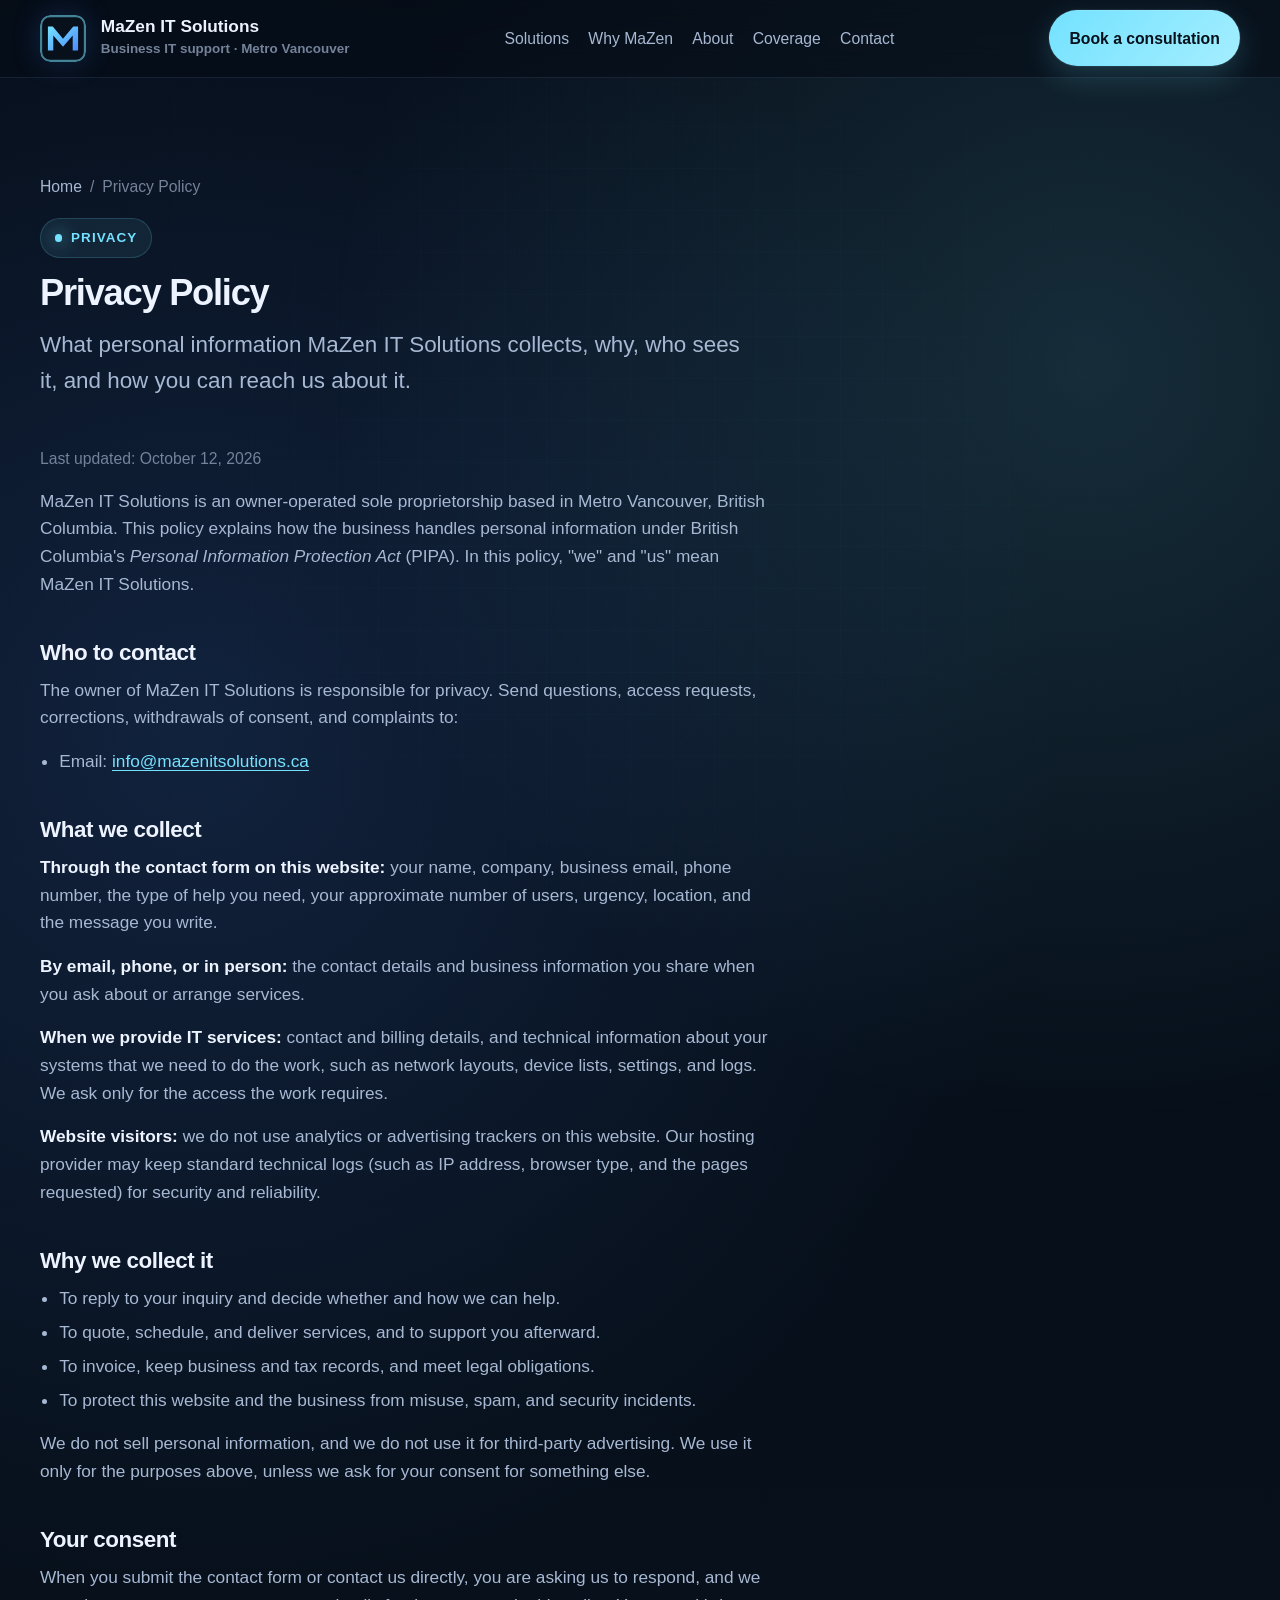
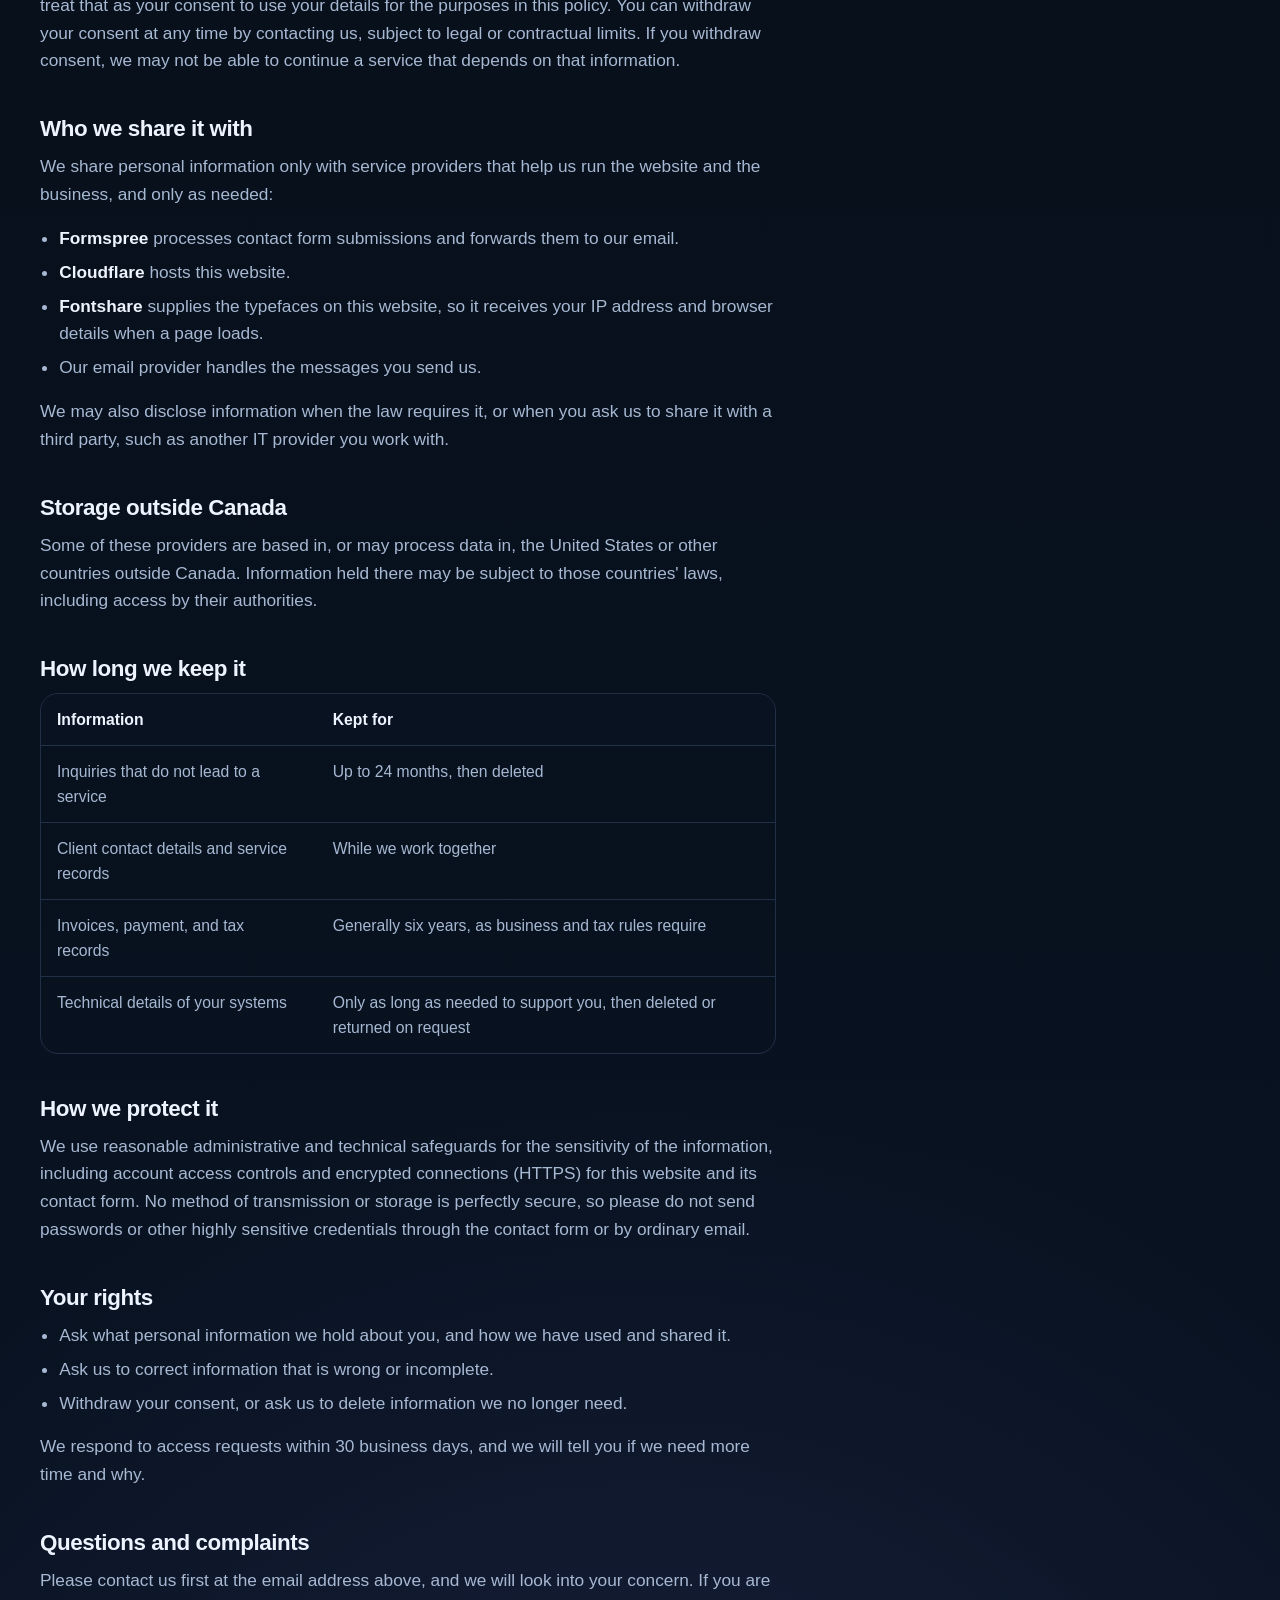
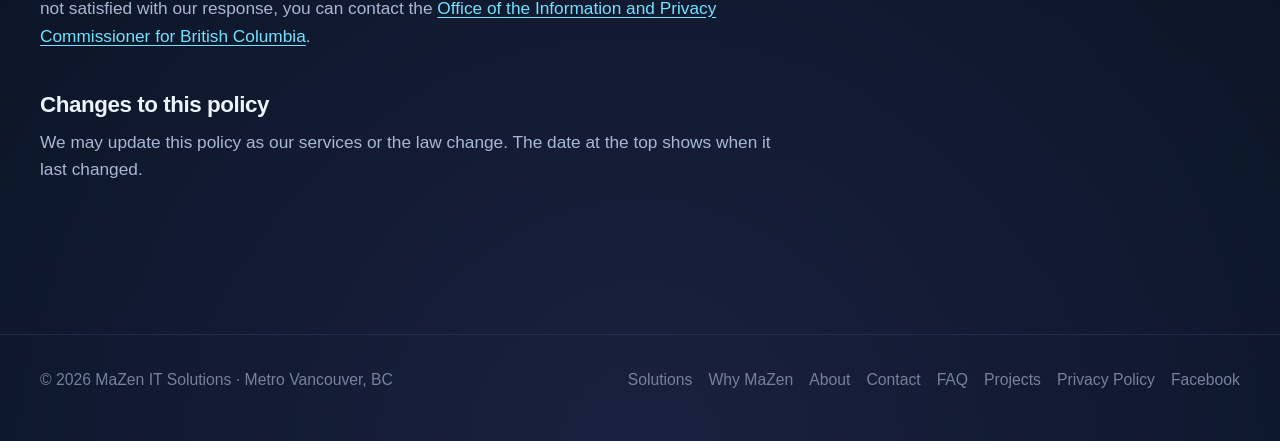
<file: privacy/index.html>
<!DOCTYPE html>
<html lang="en" data-theme="dark">
<head>
  <meta charset="UTF-8">
  <meta name="viewport" content="width=device-width, initial-scale=1.0">
  <title>Privacy Policy | MaZen IT Solutions</title>
  <meta name="description" content="How MaZen IT Solutions collects, uses, protects, and keeps personal information from website visitors and clients in Metro Vancouver, BC.">
  <meta name="robots" content="index,follow">
  <link rel="canonical" href="https://www.mazenitsolutions.ca/privacy/">
  <meta property="og:title" content="Privacy Policy | MaZen IT Solutions">
  <meta property="og:description" content="How MaZen IT Solutions collects, uses, protects, and keeps personal information from website visitors and clients in Metro Vancouver, BC.">
  <meta property="og:type" content="website">
  <meta property="og:url" content="https://www.mazenitsolutions.ca/privacy/">
  <meta property="og:image" content="https://www.mazenitsolutions.ca/og-image.png">
  <meta name="twitter:card" content="summary_large_image">
  <meta name="twitter:image" content="https://www.mazenitsolutions.ca/og-image.png">
  <meta name="theme-color" content="#08111f">
  <link rel="icon" href="/favicon.ico" sizes="32x32">
  <link rel="icon" href="/favicon.svg" type="image/svg+xml">
  <link rel="apple-touch-icon" href="/apple-touch-icon.png">
  <link rel="preconnect" href="https://api.fontshare.com">
  <link rel="stylesheet" href="https://api.fontshare.com/v2/css?f[]=satoshi@400,500,700,900&f[]=cabinet-grotesk@500,700,800&display=swap">
  <link rel="stylesheet" href="/site.css">
</head>
<body>
  <a href="#main-content" class="skip-link">Skip to content</a>

  <header class="site-header">
    <div class="container nav-wrap">
      <a class="brand" href="/" aria-label="MaZen IT Solutions home">
        <img class="brand-mark" src="/favicon.svg" width="46" height="46" alt="">
        <span class="brand-text"><span>MaZen IT Solutions</span><small>Business IT support · Metro Vancouver</small></span>
      </a>

      <nav class="nav-links" id="site-nav" aria-label="Primary navigation">
        <a href="/#services">Solutions</a>
        <a href="/#value">Why MaZen</a>
        <a href="/#about">About</a>
        <a href="/#areas">Coverage</a>
        <a href="/#contact">Contact</a>
      </nav>

      <div class="nav-actions">
        <button class="menu-toggle" type="button" data-menu-toggle aria-expanded="false" aria-controls="site-nav" aria-label="Open menu">
          <svg width="18" height="18" viewBox="0 0 24 24" fill="none" stroke="currentColor" stroke-width="2" aria-hidden="true"><path d="M3 6h18M3 12h18M3 18h18"></path></svg>
        </button>
        <a class="btn btn-primary" href="/#contact">Book a consultation</a>
      </div>
    </div>
  </header>

  <main id="main-content">
    <section class="page-hero">
      <div class="container">
        <ol class="crumbs" aria-label="Breadcrumb">
          <li><a href="/">Home</a></li>
          <li aria-current="page">Privacy Policy</li>
        </ol>
        <span class="eyebrow">Privacy</span>
        <h1>Privacy Policy</h1>
        <p class="lede">What personal information MaZen IT Solutions collects, why, who sees it, and how you can reach us about it.</p>
      </div>
    </section>

    <section class="section u-pt-2">
      <div class="container">
        <div class="prose">
          <p class="meta">Last updated: October 12, 2026</p>

          <p>MaZen IT Solutions is an owner-operated sole proprietorship based in Metro Vancouver, British Columbia. This policy explains how the business handles personal information under British Columbia's <em>Personal Information Protection Act</em> (PIPA). In this policy, "we" and "us" mean MaZen IT Solutions.</p>

          <h2>Who to contact</h2>
          <p>The owner of MaZen IT Solutions is responsible for privacy. Send questions, access requests, corrections, withdrawals of consent, and complaints to:</p>
          <ul>
            <li>Email: <a href="mailto:info@mazenitsolutions.ca">info@mazenitsolutions.ca</a></li>
          </ul>

          <h2>What we collect</h2>
          <p><strong>Through the contact form on this website:</strong> your name, company, business email, phone number, the type of help you need, your approximate number of users, urgency, location, and the message you write.</p>
          <p><strong>By email, phone, or in person:</strong> the contact details and business information you share when you ask about or arrange services.</p>
          <p><strong>When we provide IT services:</strong> contact and billing details, and technical information about your systems that we need to do the work, such as network layouts, device lists, settings, and logs. We ask only for the access the work requires.</p>
          <p><strong>Website visitors:</strong> we do not use analytics or advertising trackers on this website. Our hosting provider may keep standard technical logs (such as IP address, browser type, and the pages requested) for security and reliability.</p>

          <h2>Why we collect it</h2>
          <ul>
            <li>To reply to your inquiry and decide whether and how we can help.</li>
            <li>To quote, schedule, and deliver services, and to support you afterward.</li>
            <li>To invoice, keep business and tax records, and meet legal obligations.</li>
            <li>To protect this website and the business from misuse, spam, and security incidents.</li>
          </ul>
          <p>We do not sell personal information, and we do not use it for third-party advertising. We use it only for the purposes above, unless we ask for your consent for something else.</p>

          <h2>Your consent</h2>
          <p>When you submit the contact form or contact us directly, you are asking us to respond, and we treat that as your consent to use your details for the purposes in this policy. You can withdraw your consent at any time by contacting us, subject to legal or contractual limits. If you withdraw consent, we may not be able to continue a service that depends on that information.</p>

          <h2>Who we share it with</h2>
          <p>We share personal information only with service providers that help us run the website and the business, and only as needed:</p>
          <ul>
            <li><strong>Formspree</strong> processes contact form submissions and forwards them to our email.</li>
            <li><strong>Cloudflare</strong> hosts this website.</li>
            <li><strong>Fontshare</strong> supplies the typefaces on this website, so it receives your IP address and browser details when a page loads.</li>
            <li>Our email provider handles the messages you send us.</li>
          </ul>
          <p>We may also disclose information when the law requires it, or when you ask us to share it with a third party, such as another IT provider you work with.</p>

          <h2>Storage outside Canada</h2>
          <p>Some of these providers are based in, or may process data in, the United States or other countries outside Canada. Information held there may be subject to those countries' laws, including access by their authorities.</p>

          <h2>How long we keep it</h2>
          <div class="table-wrap">
            <table>
              <thead><tr><th scope="col">Information</th><th scope="col">Kept for</th></tr></thead>
              <tbody>
                <tr><td>Inquiries that do not lead to a service</td><td>Up to 24 months, then deleted</td></tr>
                <tr><td>Client contact details and service records</td><td>While we work together</td></tr>
                <tr><td>Invoices, payment, and tax records</td><td>Generally six years, as business and tax rules require</td></tr>
                <tr><td>Technical details of your systems</td><td>Only as long as needed to support you, then deleted or returned on request</td></tr>
              </tbody>
            </table>
          </div>

          <h2>How we protect it</h2>
          <p>We use reasonable administrative and technical safeguards for the sensitivity of the information, including account access controls and encrypted connections (HTTPS) for this website and its contact form. No method of transmission or storage is perfectly secure, so please do not send passwords or other highly sensitive credentials through the contact form or by ordinary email.</p>

          <h2>Your rights</h2>
          <ul>
            <li>Ask what personal information we hold about you, and how we have used and shared it.</li>
            <li>Ask us to correct information that is wrong or incomplete.</li>
            <li>Withdraw your consent, or ask us to delete information we no longer need.</li>
          </ul>
          <p>We respond to access requests within 30 business days, and we will tell you if we need more time and why.</p>

          <h2>Questions and complaints</h2>
          <p>Please contact us first at the email address above, and we will look into your concern. If you are not satisfied with our response, you can contact the <a href="https://www.oipc.bc.ca/" rel="noopener">Office of the Information and Privacy Commissioner for British Columbia</a>.</p>

          <h2>Changes to this policy</h2>
          <p>We may update this policy as our services or the law change. The date at the top shows when it last changed.</p>
        </div>
      </div>
    </section>
  </main>

  <footer class="footer">
    <div class="container footer-wrap">
      <div>© 2026 MaZen IT Solutions · Metro Vancouver, BC</div>
      <div class="footer-links">
        <a href="/#services">Solutions</a>
        <a href="/#value">Why MaZen</a>
        <a href="/#about">About</a>
        <a href="/#contact">Contact</a>
        <a href="/faq/">FAQ</a>
        <a href="/projects/">Projects</a>
        <a href="/privacy/">Privacy Policy</a>
        <a href="https://www.facebook.com/mazenitsolutions/" target="_blank" rel="noopener">Facebook</a>
      </div>
    </div>
  </footer>

  <script src="/site.js" defer></script>
</body>
</html>
</file>
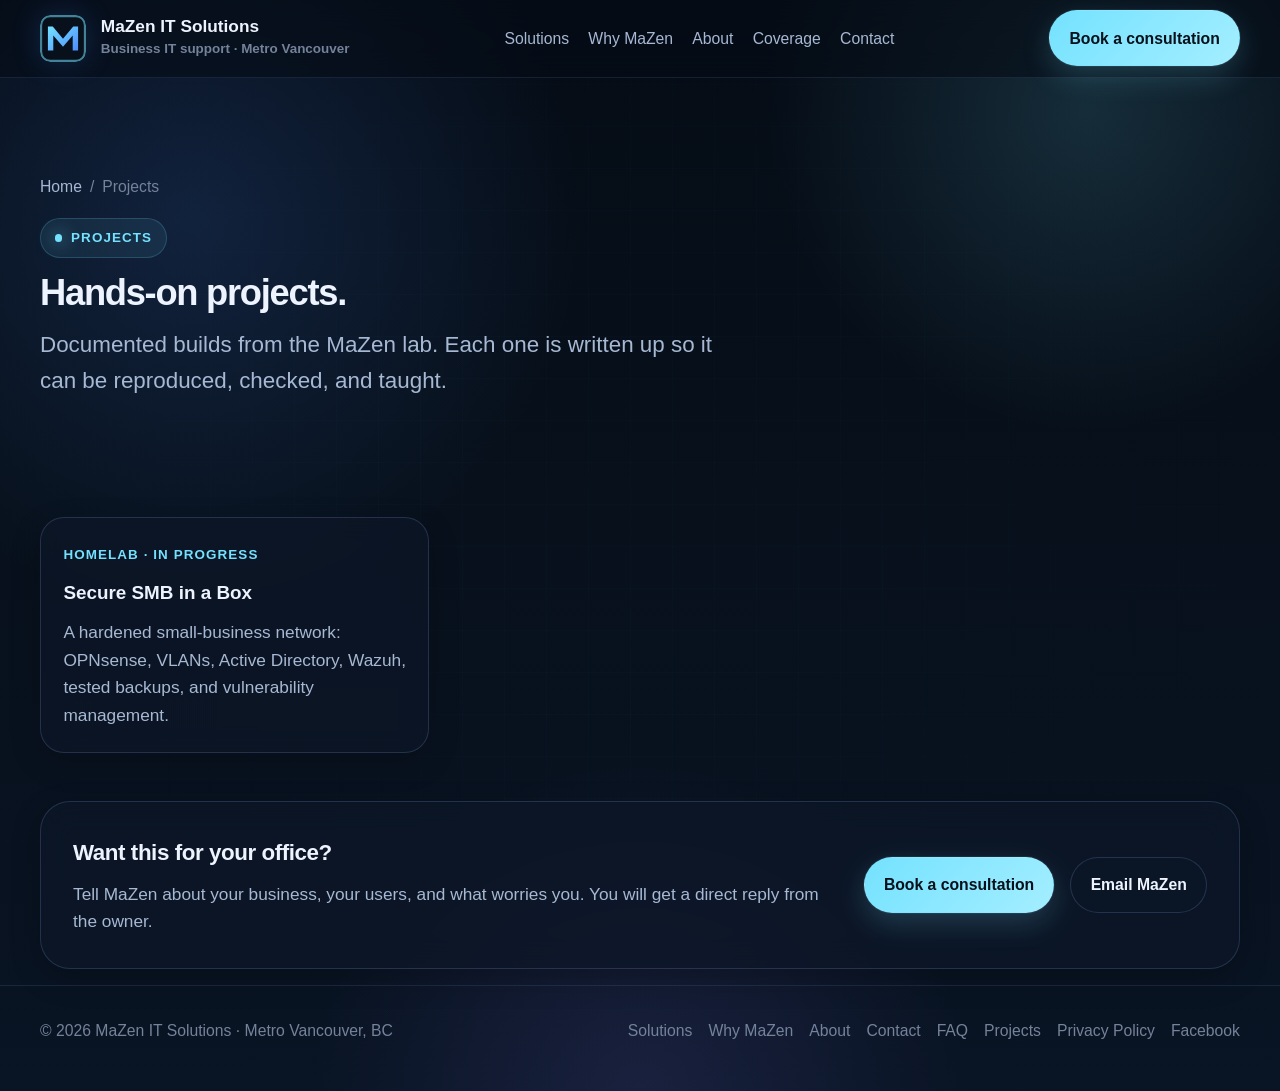
<file: projects/index.html>
<!DOCTYPE html>
<html lang="en" data-theme="dark">
<head>
  <meta charset="UTF-8">
  <meta name="viewport" content="width=device-width, initial-scale=1.0">
  <title>Projects | MaZen IT Solutions</title>
  <meta name="description" content="Homelab and portfolio projects from MaZen IT Solutions: documented, reproducible builds in networking, security, and managed IT.">
  <meta name="robots" content="index,follow">
  <link rel="canonical" href="https://www.mazenitsolutions.ca/projects/">
  <meta property="og:title" content="Projects | MaZen IT Solutions">
  <meta property="og:description" content="Homelab and portfolio projects from MaZen IT Solutions: documented, reproducible builds in networking, security, and managed IT.">
  <meta property="og:type" content="website">
  <meta property="og:url" content="https://www.mazenitsolutions.ca/projects/">
  <meta property="og:image" content="https://www.mazenitsolutions.ca/og-image.png">
  <meta name="twitter:card" content="summary_large_image">
  <meta name="twitter:image" content="https://www.mazenitsolutions.ca/og-image.png">
  <meta name="theme-color" content="#08111f">
  <link rel="icon" href="/favicon.ico" sizes="32x32">
  <link rel="icon" href="/favicon.svg" type="image/svg+xml">
  <link rel="apple-touch-icon" href="/apple-touch-icon.png">
  <link rel="preconnect" href="https://api.fontshare.com">
  <link rel="stylesheet" href="https://api.fontshare.com/v2/css?f[]=satoshi@400,500,700,900&f[]=cabinet-grotesk@500,700,800&display=swap">
  <link rel="stylesheet" href="/site.css">
</head>
<body>
  <a href="#main-content" class="skip-link">Skip to content</a>

  <header class="site-header">
    <div class="container nav-wrap">
      <a class="brand" href="/" aria-label="MaZen IT Solutions home">
        <img class="brand-mark" src="/favicon.svg" width="46" height="46" alt="">
        <span class="brand-text"><span>MaZen IT Solutions</span><small>Business IT support · Metro Vancouver</small></span>
      </a>

      <nav class="nav-links" id="site-nav" aria-label="Primary navigation">
        <a href="/#services">Solutions</a>
        <a href="/#value">Why MaZen</a>
        <a href="/#about">About</a>
        <a href="/#areas">Coverage</a>
        <a href="/#contact">Contact</a>
      </nav>

      <div class="nav-actions">
        <button class="menu-toggle" type="button" data-menu-toggle aria-expanded="false" aria-controls="site-nav" aria-label="Open menu">
          <svg width="18" height="18" viewBox="0 0 24 24" fill="none" stroke="currentColor" stroke-width="2" aria-hidden="true"><path d="M3 6h18M3 12h18M3 18h18"></path></svg>
        </button>
        <a class="btn btn-primary" href="/#contact">Book a consultation</a>
      </div>
    </div>
  </header>

  <main id="main-content">
    <section class="page-hero">
      <div class="container">
        <ol class="crumbs" aria-label="Breadcrumb">
          <li><a href="/">Home</a></li>
          <li aria-current="page">Projects</li>
        </ol>
        <span class="eyebrow">Projects</span>
        <h1>Hands-on projects.</h1>
        <p class="lede">Documented builds from the MaZen lab. Each one is written up so it can be reproduced, checked, and taught.</p>
      </div>
    </section>

    <section class="section u-pb-1">
      <div class="container">
        <div class="related-grid">
          <a class="card card-link" href="/projects/secure-smb-in-a-box/">
            <span class="kicker">Homelab · In progress</span>
            <h3>Secure SMB in a Box</h3>
            <p>A hardened small-business network: OPNsense, VLANs, Active Directory, Wazuh, tested backups, and vulnerability management.</p>
          </a>
        </div>
      </div>
    </section>

    <section class="section u-pt-2-pb-1">
      <div class="container">
        <div class="panel cta-band">
          <div>
            <h2 class="card-title u-text-lg">Want this for your office?</h2>
            <p class="u-muted-flush">Tell MaZen about your business, your users, and what worries you. You will get a direct reply from the owner.</p>
          </div>
          <div class="hero-actions">
            <a class="btn btn-primary" href="/#contact">Book a consultation</a>
            <a class="btn btn-secondary" href="mailto:info@mazenitsolutions.ca">Email MaZen</a>
          </div>
        </div>
      </div>
    </section>
  </main>

  <footer class="footer">
    <div class="container footer-wrap">
      <div>© 2026 MaZen IT Solutions · Metro Vancouver, BC</div>
      <div class="footer-links">
        <a href="/#services">Solutions</a>
        <a href="/#value">Why MaZen</a>
        <a href="/#about">About</a>
        <a href="/#contact">Contact</a>
        <a href="/faq/">FAQ</a>
        <a href="/projects/">Projects</a>
        <a href="/privacy/">Privacy Policy</a>
        <a href="https://www.facebook.com/mazenitsolutions/" target="_blank" rel="noopener">Facebook</a>
      </div>
    </div>
  </footer>

  <script type="application/ld+json">
  {
  "@context": "https://schema.org",
  "@graph": [
    {
      "@type": "CollectionPage",
      "name": "Projects",
      "url": "https://www.mazenitsolutions.ca/projects/",
      "publisher": {
        "@type": "LocalBusiness",
        "name": "MaZen IT Solutions",
        "url": "https://www.mazenitsolutions.ca/",
        "email": "info@mazenitsolutions.ca"
      }
    },
    {
      "@type": "BreadcrumbList",
      "itemListElement": [
        { "@type": "ListItem", "position": 1, "name": "Home", "item": "https://www.mazenitsolutions.ca/" },
        { "@type": "ListItem", "position": 2, "name": "Projects", "item": "https://www.mazenitsolutions.ca/projects/" }
      ]
    }
  ]
}
  </script>
  <script src="/site.js" defer></script>
</body>
</html>
</file>
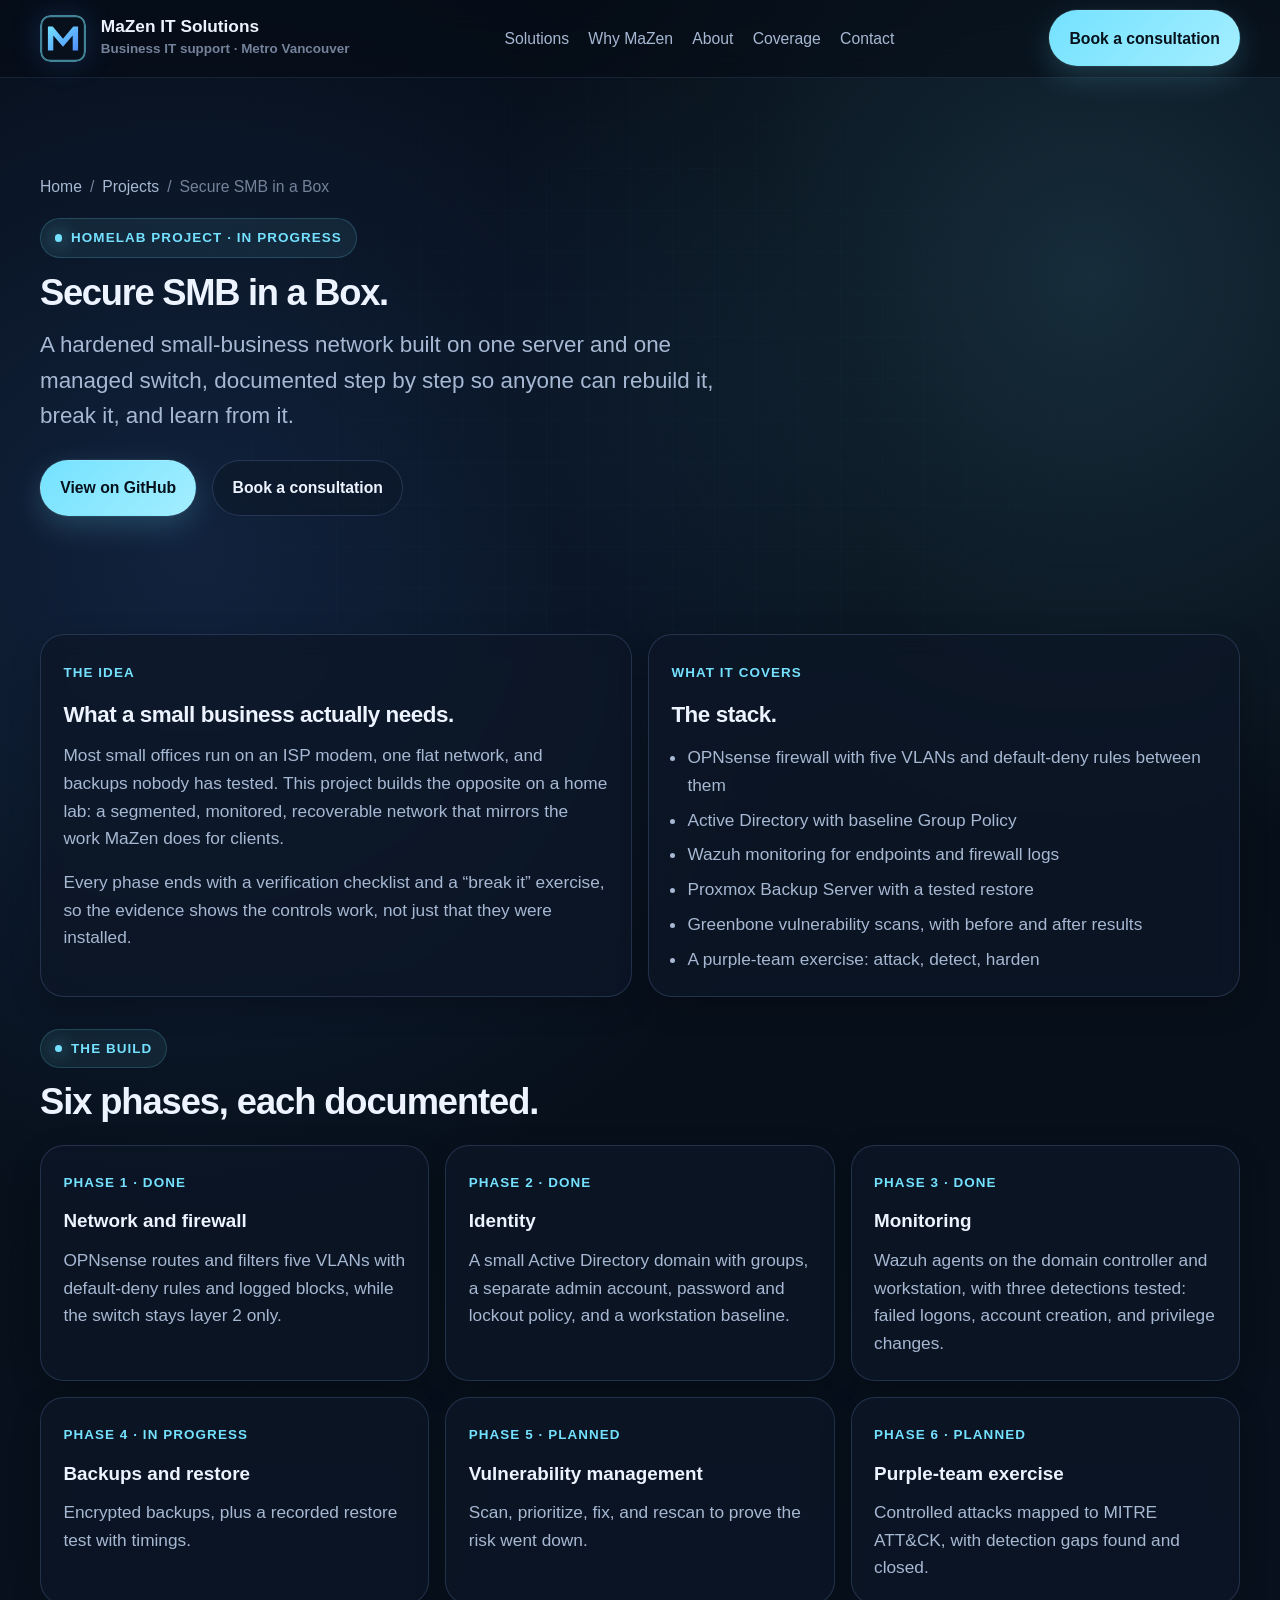
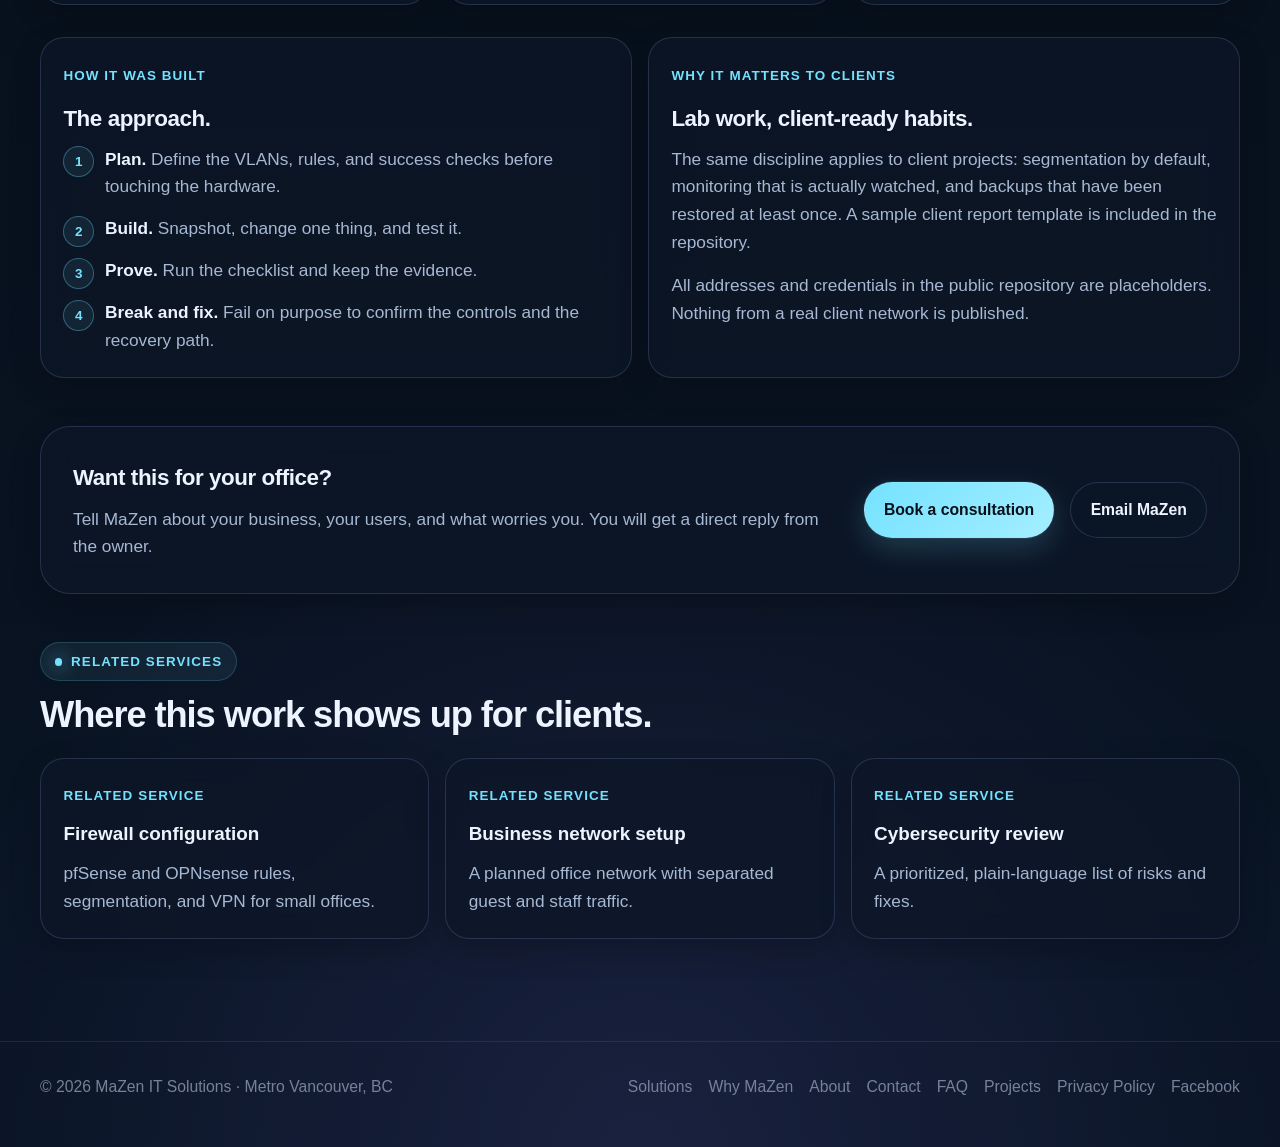
<file: projects/secure-smb-in-a-box/index.html>
<!DOCTYPE html>
<html lang="en" data-theme="dark">
<head>
  <meta charset="UTF-8">
  <meta name="viewport" content="width=device-width, initial-scale=1.0">
  <title>Project: Secure SMB in a Box | MaZen IT Solutions</title>
  <meta name="description" content="An open-source blueprint for a hardened small-business network: OPNsense, VLANs, Active Directory, Wazuh, tested backups, and vulnerability management.">
  <meta name="robots" content="index,follow">
  <link rel="canonical" href="https://www.mazenitsolutions.ca/projects/secure-smb-in-a-box/">
  <meta property="og:title" content="Project: Secure SMB in a Box | MaZen IT Solutions">
  <meta property="og:description" content="An open-source blueprint for a hardened small-business network: OPNsense, VLANs, Active Directory, Wazuh, tested backups, and vulnerability management.">
  <meta property="og:type" content="website">
  <meta property="og:url" content="https://www.mazenitsolutions.ca/projects/secure-smb-in-a-box/">
  <meta property="og:image" content="https://www.mazenitsolutions.ca/og-image.png">
  <meta name="twitter:card" content="summary_large_image">
  <meta name="twitter:image" content="https://www.mazenitsolutions.ca/og-image.png">
  <meta name="theme-color" content="#08111f">
  <link rel="icon" href="/favicon.ico" sizes="32x32">
  <link rel="icon" href="/favicon.svg" type="image/svg+xml">
  <link rel="apple-touch-icon" href="/apple-touch-icon.png">
  <link rel="preconnect" href="https://api.fontshare.com">
  <link rel="stylesheet" href="https://api.fontshare.com/v2/css?f[]=satoshi@400,500,700,900&f[]=cabinet-grotesk@500,700,800&display=swap">
  <link rel="stylesheet" href="/site.css">
</head>
<body>
  <a href="#main-content" class="skip-link">Skip to content</a>

  <header class="site-header">
    <div class="container nav-wrap">
      <a class="brand" href="/" aria-label="MaZen IT Solutions home">
        <img class="brand-mark" src="/favicon.svg" width="46" height="46" alt="">
        <span class="brand-text"><span>MaZen IT Solutions</span><small>Business IT support · Metro Vancouver</small></span>
      </a>

      <nav class="nav-links" id="site-nav" aria-label="Primary navigation">
        <a href="/#services">Solutions</a>
        <a href="/#value">Why MaZen</a>
        <a href="/#about">About</a>
        <a href="/#areas">Coverage</a>
        <a href="/#contact">Contact</a>
      </nav>

      <div class="nav-actions">
        <button class="menu-toggle" type="button" data-menu-toggle aria-expanded="false" aria-controls="site-nav" aria-label="Open menu">
          <svg width="18" height="18" viewBox="0 0 24 24" fill="none" stroke="currentColor" stroke-width="2" aria-hidden="true"><path d="M3 6h18M3 12h18M3 18h18"></path></svg>
        </button>
        <a class="btn btn-primary" href="/#contact">Book a consultation</a>
      </div>
    </div>
  </header>

  <main id="main-content">
    <section class="page-hero">
      <div class="container">
        <ol class="crumbs" aria-label="Breadcrumb">
          <li><a href="/">Home</a></li>
          <li><a href="/projects/">Projects</a></li>
          <li aria-current="page">Secure SMB in a Box</li>
        </ol>
        <span class="eyebrow">Homelab project · In progress</span>
        <h1>Secure SMB in a Box.</h1>
        <p class="lede">A hardened small-business network built on one server and one managed switch, documented step by step so anyone can rebuild it, break it, and learn from it.</p>
        <div class="hero-actions u-mt-16">
          <a class="btn btn-primary" href="https://github.com/fcompuesto/secure-smb-in-a-box" target="_blank" rel="noopener">View on GitHub</a>
          <a class="btn btn-secondary" href="/#contact">Book a consultation</a>
        </div>
      </div>
    </section>

    <section class="section u-pb-1">
      <div class="container split">
        <article class="card">
          <span class="kicker">The idea</span>
          <h2 class="card-title">What a small business actually needs.</h2>
          <p>Most small offices run on an ISP modem, one flat network, and backups nobody has tested. This project builds the opposite on a home lab: a segmented, monitored, recoverable network that mirrors the work MaZen does for clients.</p>
          <p class="u-mt-1">Every phase ends with a verification checklist and a &ldquo;break it&rdquo; exercise, so the evidence shows the controls work, not just that they were installed.</p>
        </article>
        <article class="card">
          <span class="kicker">What it covers</span>
          <h2 class="card-title">The stack.</h2>
          <ul class="list">
            <li>OPNsense firewall with five VLANs and default-deny rules between them</li>
            <li>Active Directory with baseline Group Policy</li>
            <li>Wazuh monitoring for endpoints and firewall logs</li>
            <li>Proxmox Backup Server with a tested restore</li>
            <li>Greenbone vulnerability scans, with before and after results</li>
            <li>A purple-team exercise: attack, detect, harden</li>
          </ul>
        </article>
      </div>
    </section>

    <section class="section u-py-1">
      <div class="container">
        <div class="section-head u-mb-15">
          <span class="eyebrow">The build</span>
          <h2>Six phases, each documented.</h2>
        </div>
        <div class="related-grid">
          <a class="card card-link" href="https://github.com/fcompuesto/secure-smb-in-a-box/blob/main/docs/01-network-opnsense.md" target="_blank" rel="noopener">
            <span class="kicker">Phase 1 · Done</span>
            <h3>Network and firewall</h3>
            <p>OPNsense routes and filters five VLANs with default-deny rules and logged blocks, while the switch stays layer 2 only.</p>
          </a>
          <a class="card card-link" href="https://github.com/fcompuesto/secure-smb-in-a-box/blob/main/docs/02-active-directory.md" target="_blank" rel="noopener">
            <span class="kicker">Phase 2 · Done</span>
            <h3>Identity</h3>
            <p>A small Active Directory domain with groups, a separate admin account, password and lockout policy, and a workstation baseline.</p>
          </a>
          <a class="card card-link" href="https://github.com/fcompuesto/secure-smb-in-a-box/blob/main/docs/03-wazuh.md" target="_blank" rel="noopener">
            <span class="kicker">Phase 3 · Done</span>
            <h3>Monitoring</h3>
            <p>Wazuh agents on the domain controller and workstation, with three detections tested: failed logons, account creation, and privilege changes.</p>
          </a>
          <a class="card card-link" href="https://github.com/fcompuesto/secure-smb-in-a-box/blob/main/docs/04-backup-pbs.md" target="_blank" rel="noopener">
            <span class="kicker">Phase 4 · In progress</span>
            <h3>Backups and restore</h3>
            <p>Encrypted backups, plus a recorded restore test with timings.</p>
          </a>
          <a class="card card-link" href="https://github.com/fcompuesto/secure-smb-in-a-box/blob/main/docs/05-vuln-scanning.md" target="_blank" rel="noopener">
            <span class="kicker">Phase 5 · Planned</span>
            <h3>Vulnerability management</h3>
            <p>Scan, prioritize, fix, and rescan to prove the risk went down.</p>
          </a>
          <a class="card card-link" href="https://github.com/fcompuesto/secure-smb-in-a-box/blob/main/docs/06-purple-team.md" target="_blank" rel="noopener">
            <span class="kicker">Phase 6 · Planned</span>
            <h3>Purple-team exercise</h3>
            <p>Controlled attacks mapped to MITRE ATT&amp;CK, with detection gaps found and closed.</p>
          </a>
        </div>
      </div>
    </section>

    <section class="section u-py-1">
      <div class="container split">
        <article class="card">
          <span class="kicker">How it was built</span>
          <h2 class="card-title">The approach.</h2>
          <ol class="steps">
            <li><strong>Plan.</strong> Define the VLANs, rules, and success checks before touching the hardware.</li>
            <li><strong>Build.</strong> Snapshot, change one thing, and test it.</li>
            <li><strong>Prove.</strong> Run the checklist and keep the evidence.</li>
            <li><strong>Break and fix.</strong> Fail on purpose to confirm the controls and the recovery path.</li>
          </ol>
        </article>
        <article class="card">
          <span class="kicker">Why it matters to clients</span>
          <h2 class="card-title">Lab work, client-ready habits.</h2>
          <p>The same discipline applies to client projects: segmentation by default, monitoring that is actually watched, and backups that have been restored at least once. A sample client report template is included in the repository.</p>
          <p class="u-mt-1">All addresses and credentials in the public repository are placeholders. Nothing from a real client network is published.</p>
        </article>
      </div>
    </section>

    <section class="section u-pt-2-pb-1">
      <div class="container">
        <div class="panel cta-band">
          <div>
            <h2 class="card-title u-text-lg">Want this for your office?</h2>
            <p class="u-muted-flush">Tell MaZen about your business, your users, and what worries you. You will get a direct reply from the owner.</p>
          </div>
          <div class="hero-actions">
            <a class="btn btn-primary" href="/#contact">Book a consultation</a>
            <a class="btn btn-secondary" href="mailto:info@mazenitsolutions.ca">Email MaZen</a>
          </div>
        </div>
      </div>
    </section>

    <section class="section u-pt-2">
      <div class="container">
        <div class="section-head u-mb-15">
          <span class="eyebrow">Related services</span>
          <h2>Where this work shows up for clients.</h2>
        </div>
        <div class="related-grid">
          <a class="card card-link" href="/services/firewall-configuration/">
            <span class="kicker">Related service</span>
            <h3>Firewall configuration</h3>
            <p>pfSense and OPNsense rules, segmentation, and VPN for small offices.</p>
          </a>
          <a class="card card-link" href="/services/business-network-setup/">
            <span class="kicker">Related service</span>
            <h3>Business network setup</h3>
            <p>A planned office network with separated guest and staff traffic.</p>
          </a>
          <a class="card card-link" href="/services/cybersecurity-review/">
            <span class="kicker">Related service</span>
            <h3>Cybersecurity review</h3>
            <p>A prioritized, plain-language list of risks and fixes.</p>
          </a>
        </div>
      </div>
    </section>
  </main>

  <footer class="footer">
    <div class="container footer-wrap">
      <div>© 2026 MaZen IT Solutions · Metro Vancouver, BC</div>
      <div class="footer-links">
        <a href="/#services">Solutions</a>
        <a href="/#value">Why MaZen</a>
        <a href="/#about">About</a>
        <a href="/#contact">Contact</a>
        <a href="/faq/">FAQ</a>
        <a href="/projects/">Projects</a>
        <a href="/privacy/">Privacy Policy</a>
        <a href="https://www.facebook.com/mazenitsolutions/" target="_blank" rel="noopener">Facebook</a>
      </div>
    </div>
  </footer>

  <script type="application/ld+json">
  {
  "@context": "https://schema.org",
  "@graph": [
    {
      "@type": "WebPage",
      "name": "Project: Secure SMB in a Box",
      "url": "https://www.mazenitsolutions.ca/projects/secure-smb-in-a-box/",
      "description": "An open-source blueprint for a hardened small-business network: OPNsense, VLANs, Active Directory, Wazuh, tested backups, and vulnerability management.",
      "publisher": {
        "@type": "LocalBusiness",
        "name": "MaZen IT Solutions",
        "url": "https://www.mazenitsolutions.ca/",
        "email": "info@mazenitsolutions.ca"
      }
    },
    {
      "@type": "BreadcrumbList",
      "itemListElement": [
        {
          "@type": "ListItem",
          "position": 1,
          "name": "Home",
          "item": "https://www.mazenitsolutions.ca/"
        },
        {
          "@type": "ListItem",
          "position": 2,
          "name": "Projects",
          "item": "https://www.mazenitsolutions.ca/projects/"
        },
        {
          "@type": "ListItem",
          "position": 3,
          "name": "Secure SMB in a Box",
          "item": "https://www.mazenitsolutions.ca/projects/secure-smb-in-a-box/"
        }
      ]
    }
  ]
}
  </script>
  <script src="/site.js" defer></script>
</body>
</html>
</file>
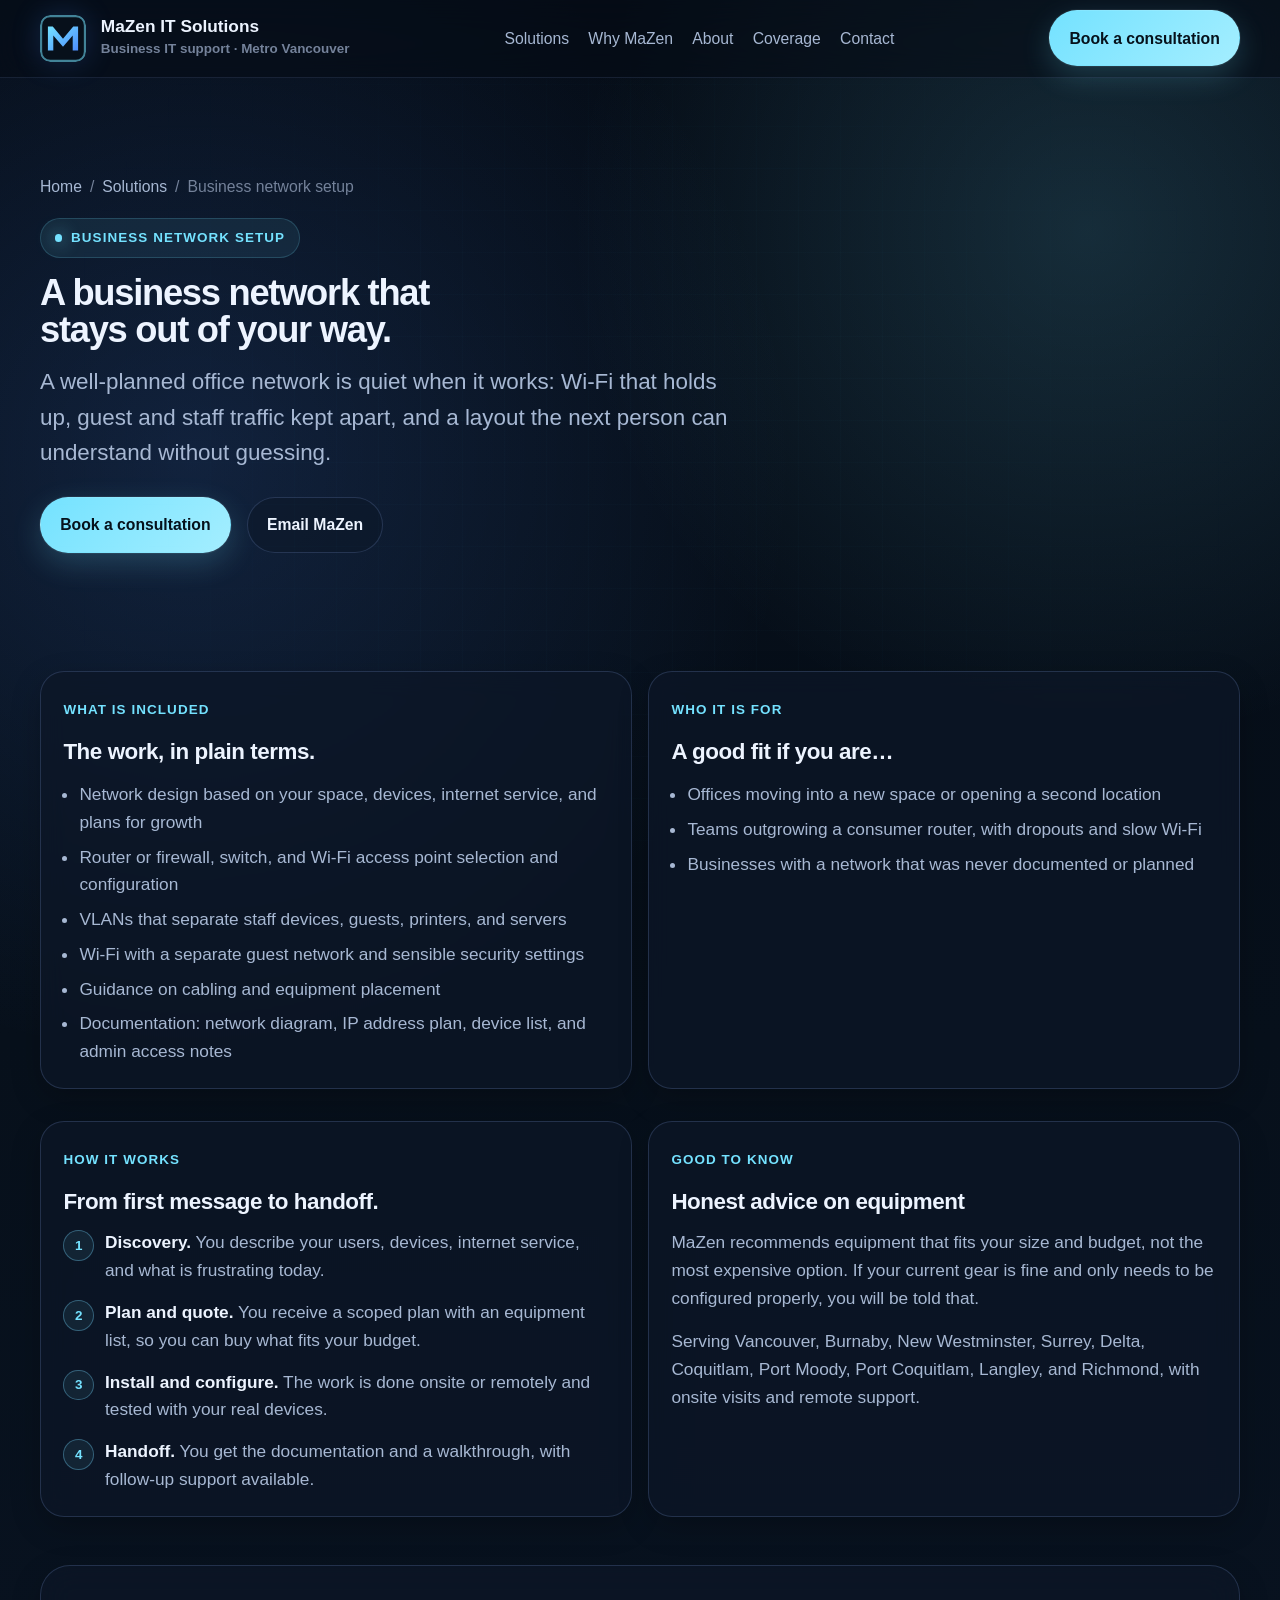
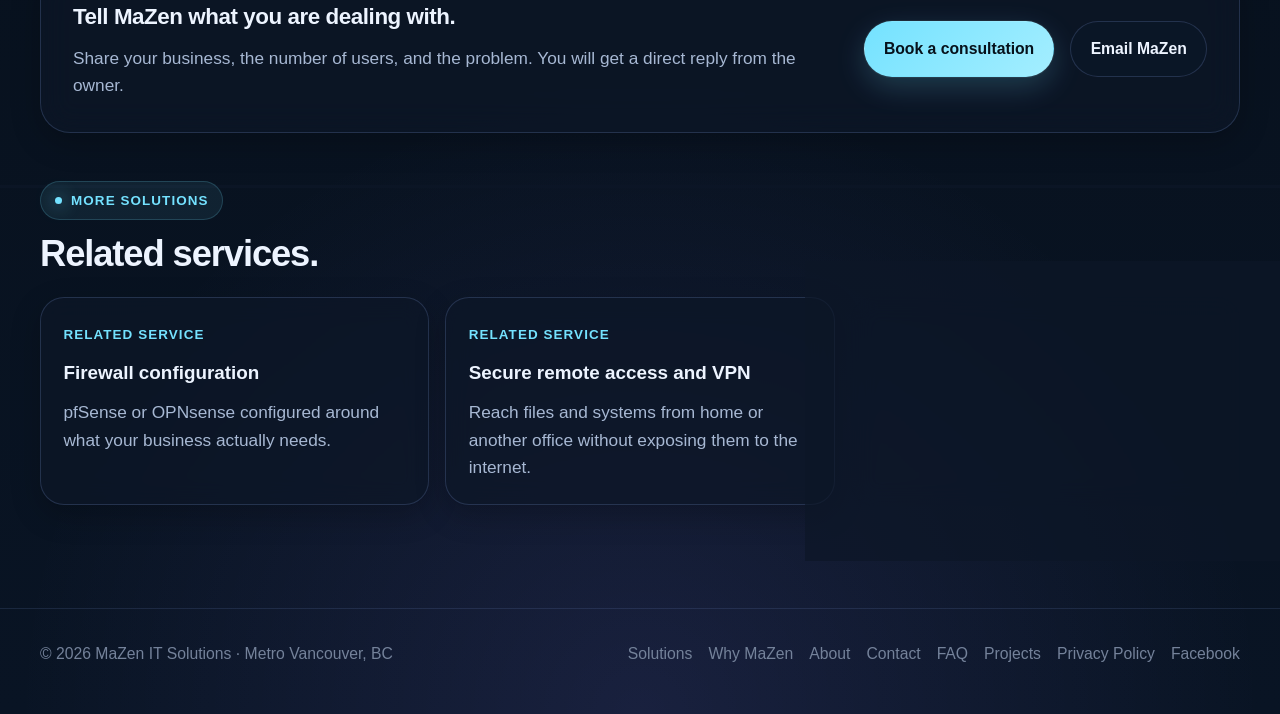
<file: services/business-network-setup/index.html>
<!DOCTYPE html>
<html lang="en" data-theme="dark">
<head>
  <meta charset="UTF-8">
  <meta name="viewport" content="width=device-width, initial-scale=1.0">
  <title>Business Network Setup in Metro Vancouver | MaZen IT Solutions</title>
  <meta name="description" content="Business network setup for small offices in Metro Vancouver: planned layout, VLANs, reliable Wi-Fi, guest access, and clear documentation.">
  <meta name="robots" content="index,follow">
  <link rel="canonical" href="https://www.mazenitsolutions.ca/services/business-network-setup/">
  <meta property="og:title" content="Business Network Setup in Metro Vancouver | MaZen IT Solutions">
  <meta property="og:description" content="Business network setup for small offices in Metro Vancouver: planned layout, VLANs, reliable Wi-Fi, guest access, and clear documentation.">
  <meta property="og:type" content="website">
  <meta property="og:url" content="https://www.mazenitsolutions.ca/services/business-network-setup/">
  <meta property="og:image" content="https://www.mazenitsolutions.ca/og-image.png">
  <meta name="twitter:card" content="summary_large_image">
  <meta name="twitter:image" content="https://www.mazenitsolutions.ca/og-image.png">
  <meta name="theme-color" content="#08111f">
  <link rel="icon" href="/favicon.ico" sizes="32x32">
  <link rel="icon" href="/favicon.svg" type="image/svg+xml">
  <link rel="apple-touch-icon" href="/apple-touch-icon.png">
  <link rel="preconnect" href="https://api.fontshare.com">
  <link rel="stylesheet" href="https://api.fontshare.com/v2/css?f[]=satoshi@400,500,700,900&f[]=cabinet-grotesk@500,700,800&display=swap">
  <link rel="stylesheet" href="/site.css">
</head>
<body>
  <a href="#main-content" class="skip-link">Skip to content</a>

  <header class="site-header">
    <div class="container nav-wrap">
      <a class="brand" href="/" aria-label="MaZen IT Solutions home">
        <img class="brand-mark" src="/favicon.svg" width="46" height="46" alt="">
        <span class="brand-text"><span>MaZen IT Solutions</span><small>Business IT support · Metro Vancouver</small></span>
      </a>

      <nav class="nav-links" id="site-nav" aria-label="Primary navigation">
        <a href="/#services">Solutions</a>
        <a href="/#value">Why MaZen</a>
        <a href="/#about">About</a>
        <a href="/#areas">Coverage</a>
        <a href="/#contact">Contact</a>
      </nav>

      <div class="nav-actions">
        <button class="menu-toggle" type="button" data-menu-toggle aria-expanded="false" aria-controls="site-nav" aria-label="Open menu">
          <svg width="18" height="18" viewBox="0 0 24 24" fill="none" stroke="currentColor" stroke-width="2" aria-hidden="true"><path d="M3 6h18M3 12h18M3 18h18"></path></svg>
        </button>
        <a class="btn btn-primary" href="/#contact">Book a consultation</a>
      </div>
    </div>
  </header>

  <main id="main-content">
    <section class="page-hero">
      <div class="container">
        <ol class="crumbs" aria-label="Breadcrumb">
          <li><a href="/">Home</a></li>
          <li><a href="/#services">Solutions</a></li>
          <li aria-current="page">Business network setup</li>
        </ol>
        <span class="eyebrow">Business network setup</span>
        <h1>A business network that stays out of your way.</h1>
        <p class="lede">A well-planned office network is quiet when it works: Wi-Fi that holds up, guest and staff traffic kept apart, and a layout the next person can understand without guessing.</p>
        <div class="hero-actions u-mt-16">
          <a class="btn btn-primary" href="/#contact">Book a consultation</a>
          <a class="btn btn-secondary" href="mailto:info@mazenitsolutions.ca">Email MaZen</a>
        </div>
      </div>
    </section>

    <section class="section u-pb-1">
      <div class="container split">
        <article class="card">
          <span class="kicker">What is included</span>
          <h2 class="card-title">The work, in plain terms.</h2>
          <ul class="list">
            <li>Network design based on your space, devices, internet service, and plans for growth</li>
            <li>Router or firewall, switch, and Wi-Fi access point selection and configuration</li>
            <li>VLANs that separate staff devices, guests, printers, and servers</li>
            <li>Wi-Fi with a separate guest network and sensible security settings</li>
            <li>Guidance on cabling and equipment placement</li>
            <li>Documentation: network diagram, IP address plan, device list, and admin access notes</li>
          </ul>
        </article>
        <article class="card">
          <span class="kicker">Who it is for</span>
          <h2 class="card-title">A good fit if you are&hellip;</h2>
          <ul class="list">
            <li>Offices moving into a new space or opening a second location</li>
            <li>Teams outgrowing a consumer router, with dropouts and slow Wi-Fi</li>
            <li>Businesses with a network that was never documented or planned</li>
          </ul>
        </article>
      </div>
    </section>

    <section class="section u-py-1">
      <div class="container split">
        <article class="card">
          <span class="kicker">How it works</span>
          <h2 class="card-title">From first message to handoff.</h2>
          <ol class="steps">
          <li><strong>Discovery.</strong> You describe your users, devices, internet service, and what is frustrating today.</li>
          <li><strong>Plan and quote.</strong> You receive a scoped plan with an equipment list, so you can buy what fits your budget.</li>
          <li><strong>Install and configure.</strong> The work is done onsite or remotely and tested with your real devices.</li>
          <li><strong>Handoff.</strong> You get the documentation and a walkthrough, with follow-up support available.</li>
          </ol>
        </article>
        <article class="card">
          <span class="kicker">Good to know</span>
          <h2 class="card-title">Honest advice on equipment</h2>
          <p>MaZen recommends equipment that fits your size and budget, not the most expensive option. If your current gear is fine and only needs to be configured properly, you will be told that.</p>
          <p class="u-mt-1">Serving Vancouver, Burnaby, New Westminster, Surrey, Delta, Coquitlam, Port Moody, Port Coquitlam, Langley, and Richmond, with onsite visits and remote support.</p>
        </article>
      </div>
    </section>

    <section class="section u-pt-2-pb-1">
      <div class="container">
        <div class="panel cta-band">
          <div>
            <h2 class="card-title u-text-lg">Tell MaZen what you are dealing with.</h2>
            <p class="u-muted-flush">Share your business, the number of users, and the problem. You will get a direct reply from the owner.</p>
          </div>
          <div class="hero-actions">
            <a class="btn btn-primary" href="/#contact">Book a consultation</a>
            <a class="btn btn-secondary" href="mailto:info@mazenitsolutions.ca">Email MaZen</a>
          </div>
        </div>
      </div>
    </section>

    <section class="section u-pt-2">
      <div class="container">
        <div class="section-head u-mb-15">
          <span class="eyebrow">More solutions</span>
          <h2>Related services.</h2>
        </div>
        <div class="related-grid">
          <a class="card card-link" href="/services/firewall-configuration/">
            <span class="kicker">Related service</span>
            <h3>Firewall configuration</h3>
            <p>pfSense or OPNsense configured around what your business actually needs.</p>
          </a>
          <a class="card card-link" href="/services/secure-remote-access-vpn/">
            <span class="kicker">Related service</span>
            <h3>Secure remote access and VPN</h3>
            <p>Reach files and systems from home or another office without exposing them to the internet.</p>
          </a>
          <a class="card card-link" href="/services/server-setup/">
            <span class="kicker">Related service</span>
            <h3>Server setup</h3>
            <p>Windows Server or Linux for file sharing, accounts, and backups that restore.</p>
          </a>
        </div>
      </div>
    </section>
  </main>

  <footer class="footer">
    <div class="container footer-wrap">
      <div>© 2026 MaZen IT Solutions · Metro Vancouver, BC</div>
      <div class="footer-links">
        <a href="/#services">Solutions</a>
        <a href="/#value">Why MaZen</a>
        <a href="/#about">About</a>
        <a href="/#contact">Contact</a>
        <a href="/faq/">FAQ</a>
        <a href="/projects/">Projects</a>
        <a href="/privacy/">Privacy Policy</a>
        <a href="https://www.facebook.com/mazenitsolutions/" target="_blank" rel="noopener">Facebook</a>
      </div>
    </div>
  </footer>

  <script type="application/ld+json">
  {
  "@context": "https://schema.org",
  "@graph": [
    {
      "@type": "Service",
      "name": "Business network setup",
      "serviceType": "Business network setup",
      "url": "https://www.mazenitsolutions.ca/services/business-network-setup/",
      "description": "Business network setup for small offices in Metro Vancouver: planned layout, VLANs, reliable Wi-Fi, guest access, and clear documentation.",
      "provider": {
        "@type": "LocalBusiness",
        "name": "MaZen IT Solutions",
        "url": "https://www.mazenitsolutions.ca/",
        "email": "info@mazenitsolutions.ca"
      },
      "areaServed": [
        "Vancouver",
        "Burnaby",
        "New Westminster",
        "Surrey",
        "Delta",
        "Coquitlam",
        "Port Moody",
        "Port Coquitlam",
        "Langley",
        "Richmond"
      ]
    },
    {
      "@type": "BreadcrumbList",
      "itemListElement": [
        {
          "@type": "ListItem",
          "position": 1,
          "name": "Home",
          "item": "https://www.mazenitsolutions.ca/"
        },
        {
          "@type": "ListItem",
          "position": 2,
          "name": "Business network setup",
          "item": "https://www.mazenitsolutions.ca/services/business-network-setup/"
        }
      ]
    }
  ]
}
  </script>
  <script src="/site.js" defer></script>
</body>
</html>
</file>
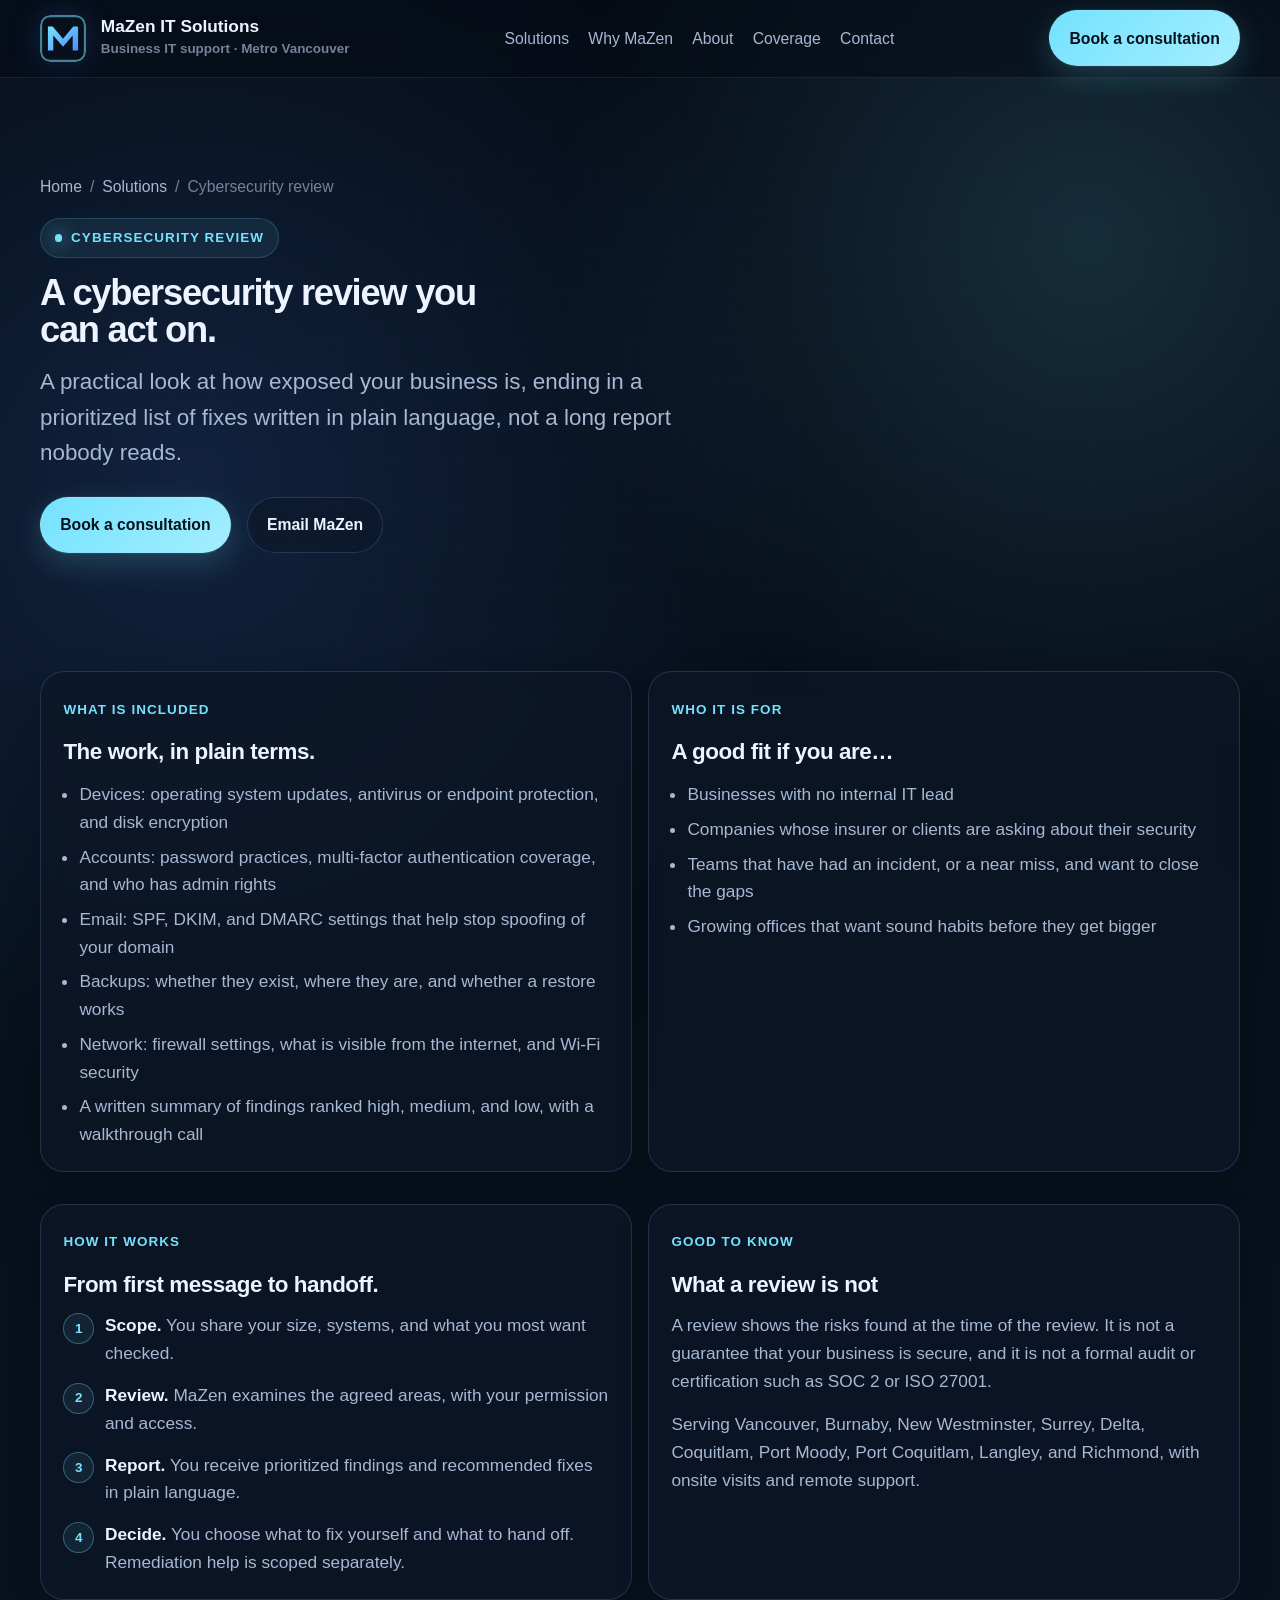
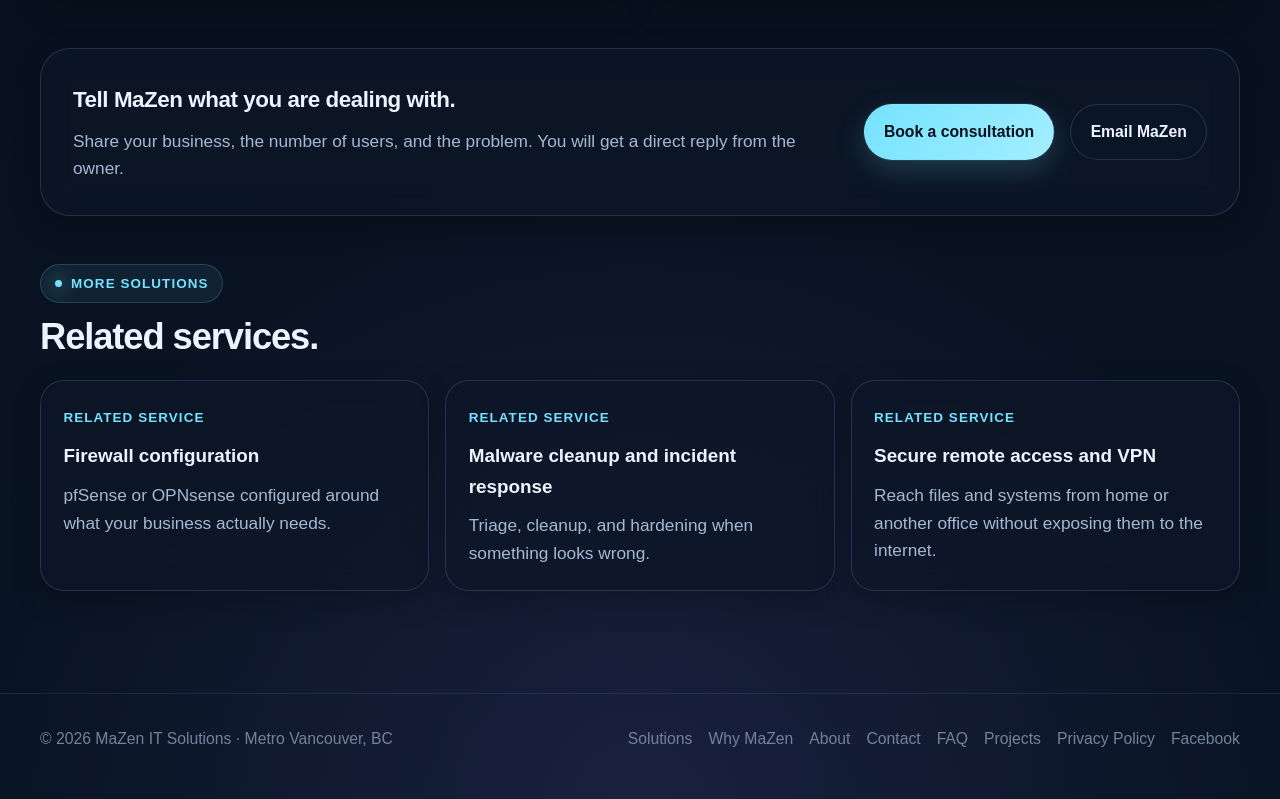
<file: services/cybersecurity-review/index.html>
<!DOCTYPE html>
<html lang="en" data-theme="dark">
<head>
  <meta charset="UTF-8">
  <meta name="viewport" content="width=device-width, initial-scale=1.0">
  <title>Cybersecurity Review for Small Business | MaZen IT Solutions</title>
  <meta name="description" content="Practical cybersecurity reviews for small businesses in Metro Vancouver: a prioritized, plain-language list of risks and fixes.">
  <meta name="robots" content="index,follow">
  <link rel="canonical" href="https://www.mazenitsolutions.ca/services/cybersecurity-review/">
  <meta property="og:title" content="Cybersecurity Review for Small Business | MaZen IT Solutions">
  <meta property="og:description" content="Practical cybersecurity reviews for small businesses in Metro Vancouver: a prioritized, plain-language list of risks and fixes.">
  <meta property="og:type" content="website">
  <meta property="og:url" content="https://www.mazenitsolutions.ca/services/cybersecurity-review/">
  <meta property="og:image" content="https://www.mazenitsolutions.ca/og-image.png">
  <meta name="twitter:card" content="summary_large_image">
  <meta name="twitter:image" content="https://www.mazenitsolutions.ca/og-image.png">
  <meta name="theme-color" content="#08111f">
  <link rel="icon" href="/favicon.ico" sizes="32x32">
  <link rel="icon" href="/favicon.svg" type="image/svg+xml">
  <link rel="apple-touch-icon" href="/apple-touch-icon.png">
  <link rel="preconnect" href="https://api.fontshare.com">
  <link rel="stylesheet" href="https://api.fontshare.com/v2/css?f[]=satoshi@400,500,700,900&f[]=cabinet-grotesk@500,700,800&display=swap">
  <link rel="stylesheet" href="/site.css">
</head>
<body>
  <a href="#main-content" class="skip-link">Skip to content</a>

  <header class="site-header">
    <div class="container nav-wrap">
      <a class="brand" href="/" aria-label="MaZen IT Solutions home">
        <img class="brand-mark" src="/favicon.svg" width="46" height="46" alt="">
        <span class="brand-text"><span>MaZen IT Solutions</span><small>Business IT support · Metro Vancouver</small></span>
      </a>

      <nav class="nav-links" id="site-nav" aria-label="Primary navigation">
        <a href="/#services">Solutions</a>
        <a href="/#value">Why MaZen</a>
        <a href="/#about">About</a>
        <a href="/#areas">Coverage</a>
        <a href="/#contact">Contact</a>
      </nav>

      <div class="nav-actions">
        <button class="menu-toggle" type="button" data-menu-toggle aria-expanded="false" aria-controls="site-nav" aria-label="Open menu">
          <svg width="18" height="18" viewBox="0 0 24 24" fill="none" stroke="currentColor" stroke-width="2" aria-hidden="true"><path d="M3 6h18M3 12h18M3 18h18"></path></svg>
        </button>
        <a class="btn btn-primary" href="/#contact">Book a consultation</a>
      </div>
    </div>
  </header>

  <main id="main-content">
    <section class="page-hero">
      <div class="container">
        <ol class="crumbs" aria-label="Breadcrumb">
          <li><a href="/">Home</a></li>
          <li><a href="/#services">Solutions</a></li>
          <li aria-current="page">Cybersecurity review</li>
        </ol>
        <span class="eyebrow">Cybersecurity review</span>
        <h1>A cybersecurity review you can act on.</h1>
        <p class="lede">A practical look at how exposed your business is, ending in a prioritized list of fixes written in plain language, not a long report nobody reads.</p>
        <div class="hero-actions u-mt-16">
          <a class="btn btn-primary" href="/#contact">Book a consultation</a>
          <a class="btn btn-secondary" href="mailto:info@mazenitsolutions.ca">Email MaZen</a>
        </div>
      </div>
    </section>

    <section class="section u-pb-1">
      <div class="container split">
        <article class="card">
          <span class="kicker">What is included</span>
          <h2 class="card-title">The work, in plain terms.</h2>
          <ul class="list">
            <li>Devices: operating system updates, antivirus or endpoint protection, and disk encryption</li>
            <li>Accounts: password practices, multi-factor authentication coverage, and who has admin rights</li>
            <li>Email: SPF, DKIM, and DMARC settings that help stop spoofing of your domain</li>
            <li>Backups: whether they exist, where they are, and whether a restore works</li>
            <li>Network: firewall settings, what is visible from the internet, and Wi-Fi security</li>
            <li>A written summary of findings ranked high, medium, and low, with a walkthrough call</li>
          </ul>
        </article>
        <article class="card">
          <span class="kicker">Who it is for</span>
          <h2 class="card-title">A good fit if you are&hellip;</h2>
          <ul class="list">
            <li>Businesses with no internal IT lead</li>
            <li>Companies whose insurer or clients are asking about their security</li>
            <li>Teams that have had an incident, or a near miss, and want to close the gaps</li>
            <li>Growing offices that want sound habits before they get bigger</li>
          </ul>
        </article>
      </div>
    </section>

    <section class="section u-py-1">
      <div class="container split">
        <article class="card">
          <span class="kicker">How it works</span>
          <h2 class="card-title">From first message to handoff.</h2>
          <ol class="steps">
          <li><strong>Scope.</strong> You share your size, systems, and what you most want checked.</li>
          <li><strong>Review.</strong> MaZen examines the agreed areas, with your permission and access.</li>
          <li><strong>Report.</strong> You receive prioritized findings and recommended fixes in plain language.</li>
          <li><strong>Decide.</strong> You choose what to fix yourself and what to hand off. Remediation help is scoped separately.</li>
          </ol>
        </article>
        <article class="card">
          <span class="kicker">Good to know</span>
          <h2 class="card-title">What a review is not</h2>
          <p>A review shows the risks found at the time of the review. It is not a guarantee that your business is secure, and it is not a formal audit or certification such as SOC 2 or ISO 27001.</p>
          <p class="u-mt-1">Serving Vancouver, Burnaby, New Westminster, Surrey, Delta, Coquitlam, Port Moody, Port Coquitlam, Langley, and Richmond, with onsite visits and remote support.</p>
        </article>
      </div>
    </section>

    <section class="section u-pt-2-pb-1">
      <div class="container">
        <div class="panel cta-band">
          <div>
            <h2 class="card-title u-text-lg">Tell MaZen what you are dealing with.</h2>
            <p class="u-muted-flush">Share your business, the number of users, and the problem. You will get a direct reply from the owner.</p>
          </div>
          <div class="hero-actions">
            <a class="btn btn-primary" href="/#contact">Book a consultation</a>
            <a class="btn btn-secondary" href="mailto:info@mazenitsolutions.ca">Email MaZen</a>
          </div>
        </div>
      </div>
    </section>

    <section class="section u-pt-2">
      <div class="container">
        <div class="section-head u-mb-15">
          <span class="eyebrow">More solutions</span>
          <h2>Related services.</h2>
        </div>
        <div class="related-grid">
          <a class="card card-link" href="/services/firewall-configuration/">
            <span class="kicker">Related service</span>
            <h3>Firewall configuration</h3>
            <p>pfSense or OPNsense configured around what your business actually needs.</p>
          </a>
          <a class="card card-link" href="/services/malware-cleanup-incident-response/">
            <span class="kicker">Related service</span>
            <h3>Malware cleanup and incident response</h3>
            <p>Triage, cleanup, and hardening when something looks wrong.</p>
          </a>
          <a class="card card-link" href="/services/secure-remote-access-vpn/">
            <span class="kicker">Related service</span>
            <h3>Secure remote access and VPN</h3>
            <p>Reach files and systems from home or another office without exposing them to the internet.</p>
          </a>
        </div>
      </div>
    </section>
  </main>

  <footer class="footer">
    <div class="container footer-wrap">
      <div>© 2026 MaZen IT Solutions · Metro Vancouver, BC</div>
      <div class="footer-links">
        <a href="/#services">Solutions</a>
        <a href="/#value">Why MaZen</a>
        <a href="/#about">About</a>
        <a href="/#contact">Contact</a>
        <a href="/faq/">FAQ</a>
        <a href="/projects/">Projects</a>
        <a href="/privacy/">Privacy Policy</a>
        <a href="https://www.facebook.com/mazenitsolutions/" target="_blank" rel="noopener">Facebook</a>
      </div>
    </div>
  </footer>

  <script type="application/ld+json">
  {
  "@context": "https://schema.org",
  "@graph": [
    {
      "@type": "Service",
      "name": "Cybersecurity assessment",
      "serviceType": "Cybersecurity assessment",
      "url": "https://www.mazenitsolutions.ca/services/cybersecurity-review/",
      "description": "Practical cybersecurity reviews for small businesses in Metro Vancouver: a prioritized, plain-language list of risks and fixes.",
      "provider": {
        "@type": "LocalBusiness",
        "name": "MaZen IT Solutions",
        "url": "https://www.mazenitsolutions.ca/",
        "email": "info@mazenitsolutions.ca"
      },
      "areaServed": [
        "Vancouver",
        "Burnaby",
        "New Westminster",
        "Surrey",
        "Delta",
        "Coquitlam",
        "Port Moody",
        "Port Coquitlam",
        "Langley",
        "Richmond"
      ]
    },
    {
      "@type": "BreadcrumbList",
      "itemListElement": [
        {
          "@type": "ListItem",
          "position": 1,
          "name": "Home",
          "item": "https://www.mazenitsolutions.ca/"
        },
        {
          "@type": "ListItem",
          "position": 2,
          "name": "Cybersecurity review",
          "item": "https://www.mazenitsolutions.ca/services/cybersecurity-review/"
        }
      ]
    }
  ]
}
  </script>
  <script src="/site.js" defer></script>
</body>
</html>
</file>
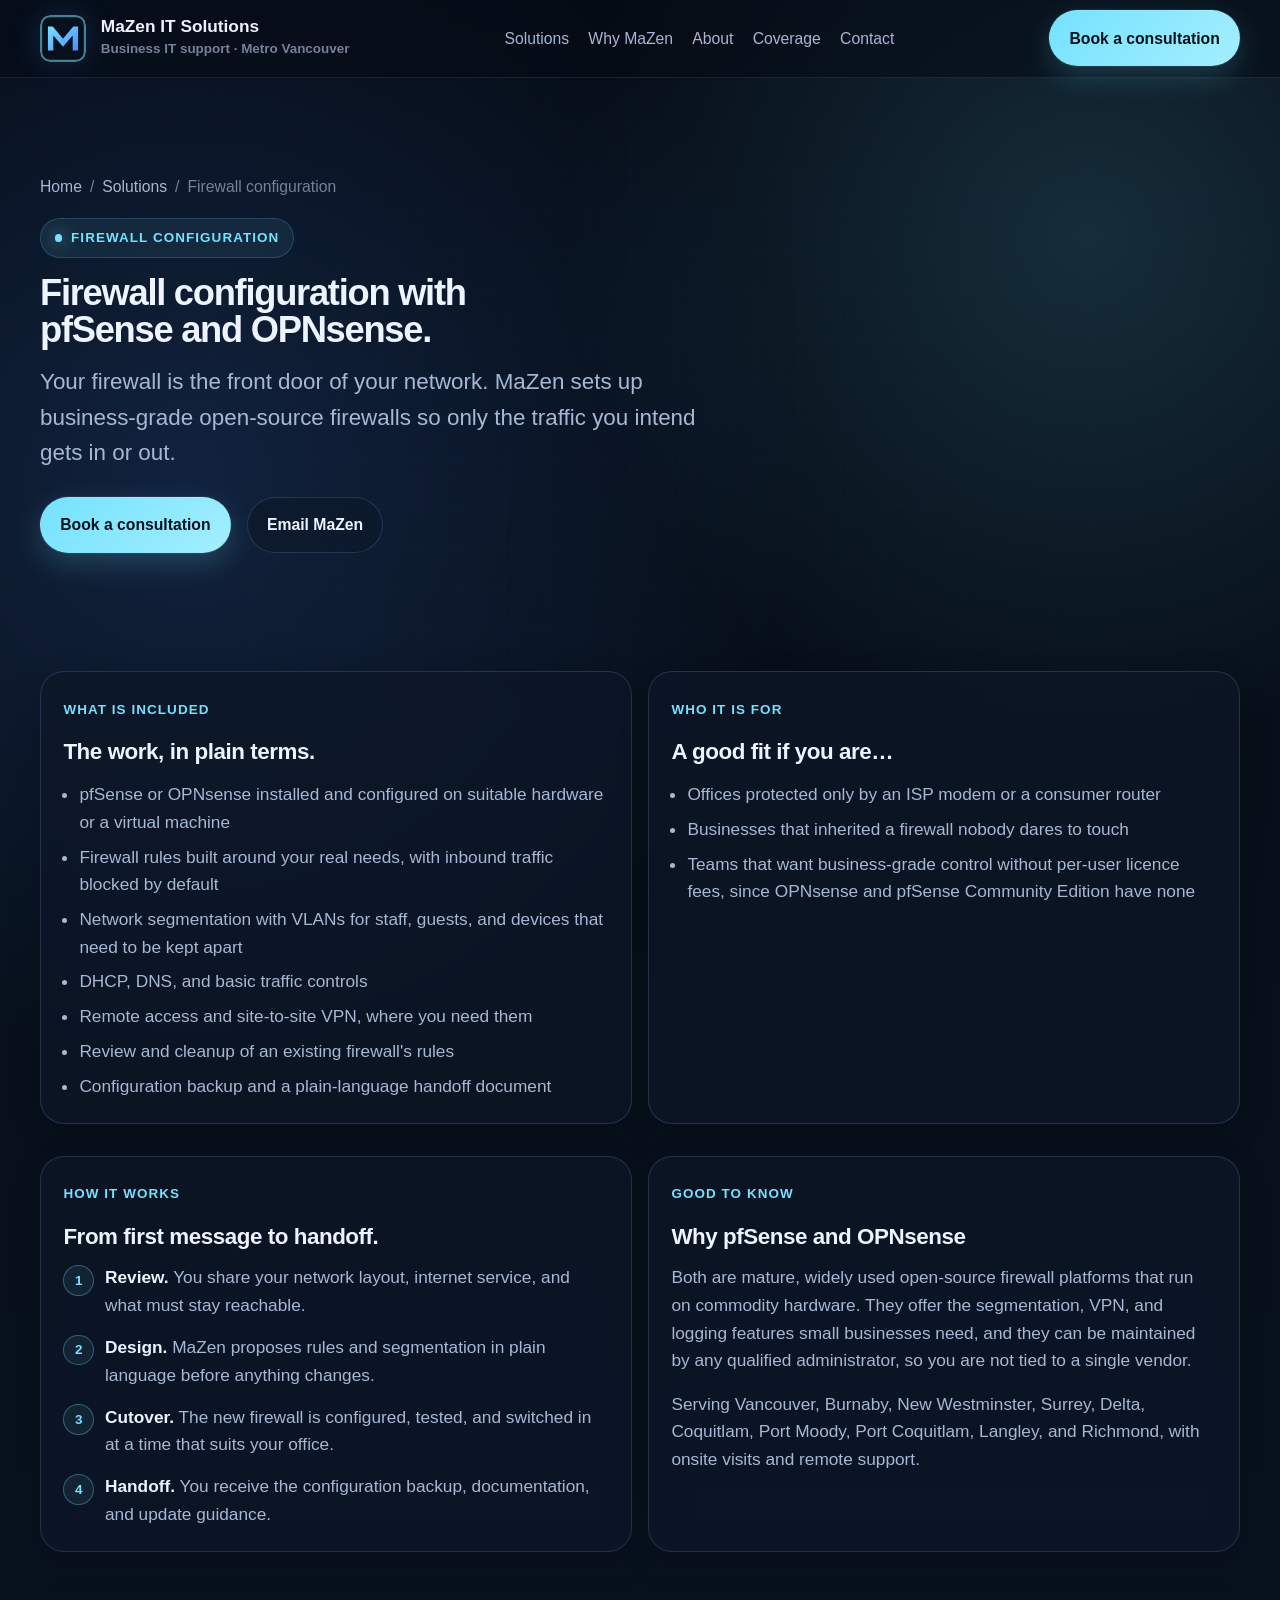
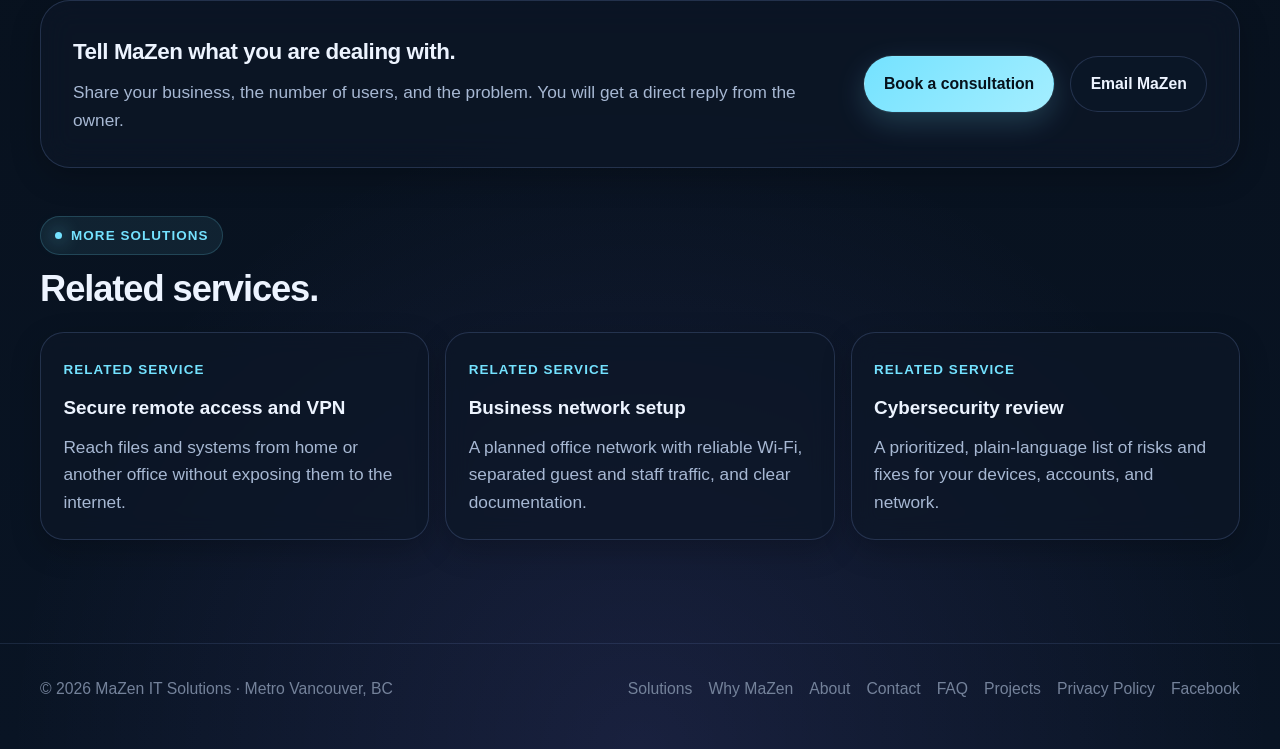
<file: services/firewall-configuration/index.html>
<!DOCTYPE html>
<html lang="en" data-theme="dark">
<head>
  <meta charset="UTF-8">
  <meta name="viewport" content="width=device-width, initial-scale=1.0">
  <title>Firewall Configuration in Metro Vancouver | MaZen IT Solutions</title>
  <meta name="description" content="pfSense and OPNsense firewall configuration for small businesses in Metro Vancouver: sensible rules, segmentation, VPN, backups, and handoff notes.">
  <meta name="robots" content="index,follow">
  <link rel="canonical" href="https://www.mazenitsolutions.ca/services/firewall-configuration/">
  <meta property="og:title" content="Firewall Configuration in Metro Vancouver | MaZen IT Solutions">
  <meta property="og:description" content="pfSense and OPNsense firewall configuration for small businesses in Metro Vancouver: sensible rules, segmentation, VPN, backups, and handoff notes.">
  <meta property="og:type" content="website">
  <meta property="og:url" content="https://www.mazenitsolutions.ca/services/firewall-configuration/">
  <meta property="og:image" content="https://www.mazenitsolutions.ca/og-image.png">
  <meta name="twitter:card" content="summary_large_image">
  <meta name="twitter:image" content="https://www.mazenitsolutions.ca/og-image.png">
  <meta name="theme-color" content="#08111f">
  <link rel="icon" href="/favicon.ico" sizes="32x32">
  <link rel="icon" href="/favicon.svg" type="image/svg+xml">
  <link rel="apple-touch-icon" href="/apple-touch-icon.png">
  <link rel="preconnect" href="https://api.fontshare.com">
  <link rel="stylesheet" href="https://api.fontshare.com/v2/css?f[]=satoshi@400,500,700,900&f[]=cabinet-grotesk@500,700,800&display=swap">
  <link rel="stylesheet" href="/site.css">
</head>
<body>
  <a href="#main-content" class="skip-link">Skip to content</a>

  <header class="site-header">
    <div class="container nav-wrap">
      <a class="brand" href="/" aria-label="MaZen IT Solutions home">
        <img class="brand-mark" src="/favicon.svg" width="46" height="46" alt="">
        <span class="brand-text"><span>MaZen IT Solutions</span><small>Business IT support · Metro Vancouver</small></span>
      </a>

      <nav class="nav-links" id="site-nav" aria-label="Primary navigation">
        <a href="/#services">Solutions</a>
        <a href="/#value">Why MaZen</a>
        <a href="/#about">About</a>
        <a href="/#areas">Coverage</a>
        <a href="/#contact">Contact</a>
      </nav>

      <div class="nav-actions">
        <button class="menu-toggle" type="button" data-menu-toggle aria-expanded="false" aria-controls="site-nav" aria-label="Open menu">
          <svg width="18" height="18" viewBox="0 0 24 24" fill="none" stroke="currentColor" stroke-width="2" aria-hidden="true"><path d="M3 6h18M3 12h18M3 18h18"></path></svg>
        </button>
        <a class="btn btn-primary" href="/#contact">Book a consultation</a>
      </div>
    </div>
  </header>

  <main id="main-content">
    <section class="page-hero">
      <div class="container">
        <ol class="crumbs" aria-label="Breadcrumb">
          <li><a href="/">Home</a></li>
          <li><a href="/#services">Solutions</a></li>
          <li aria-current="page">Firewall configuration</li>
        </ol>
        <span class="eyebrow">Firewall configuration</span>
        <h1>Firewall configuration with pfSense and OPNsense.</h1>
        <p class="lede">Your firewall is the front door of your network. MaZen sets up business-grade open-source firewalls so only the traffic you intend gets in or out.</p>
        <div class="hero-actions u-mt-16">
          <a class="btn btn-primary" href="/#contact">Book a consultation</a>
          <a class="btn btn-secondary" href="mailto:info@mazenitsolutions.ca">Email MaZen</a>
        </div>
      </div>
    </section>

    <section class="section u-pb-1">
      <div class="container split">
        <article class="card">
          <span class="kicker">What is included</span>
          <h2 class="card-title">The work, in plain terms.</h2>
          <ul class="list">
            <li>pfSense or OPNsense installed and configured on suitable hardware or a virtual machine</li>
            <li>Firewall rules built around your real needs, with inbound traffic blocked by default</li>
            <li>Network segmentation with VLANs for staff, guests, and devices that need to be kept apart</li>
            <li>DHCP, DNS, and basic traffic controls</li>
            <li>Remote access and site-to-site VPN, where you need them</li>
            <li>Review and cleanup of an existing firewall's rules</li>
            <li>Configuration backup and a plain-language handoff document</li>
          </ul>
        </article>
        <article class="card">
          <span class="kicker">Who it is for</span>
          <h2 class="card-title">A good fit if you are&hellip;</h2>
          <ul class="list">
            <li>Offices protected only by an ISP modem or a consumer router</li>
            <li>Businesses that inherited a firewall nobody dares to touch</li>
            <li>Teams that want business-grade control without per-user licence fees, since OPNsense and pfSense Community Edition have none</li>
          </ul>
        </article>
      </div>
    </section>

    <section class="section u-py-1">
      <div class="container split">
        <article class="card">
          <span class="kicker">How it works</span>
          <h2 class="card-title">From first message to handoff.</h2>
          <ol class="steps">
          <li><strong>Review.</strong> You share your network layout, internet service, and what must stay reachable.</li>
          <li><strong>Design.</strong> MaZen proposes rules and segmentation in plain language before anything changes.</li>
          <li><strong>Cutover.</strong> The new firewall is configured, tested, and switched in at a time that suits your office.</li>
          <li><strong>Handoff.</strong> You receive the configuration backup, documentation, and update guidance.</li>
          </ol>
        </article>
        <article class="card">
          <span class="kicker">Good to know</span>
          <h2 class="card-title">Why pfSense and OPNsense</h2>
          <p>Both are mature, widely used open-source firewall platforms that run on commodity hardware. They offer the segmentation, VPN, and logging features small businesses need, and they can be maintained by any qualified administrator, so you are not tied to a single vendor.</p>
          <p class="u-mt-1">Serving Vancouver, Burnaby, New Westminster, Surrey, Delta, Coquitlam, Port Moody, Port Coquitlam, Langley, and Richmond, with onsite visits and remote support.</p>
        </article>
      </div>
    </section>

    <section class="section u-pt-2-pb-1">
      <div class="container">
        <div class="panel cta-band">
          <div>
            <h2 class="card-title u-text-lg">Tell MaZen what you are dealing with.</h2>
            <p class="u-muted-flush">Share your business, the number of users, and the problem. You will get a direct reply from the owner.</p>
          </div>
          <div class="hero-actions">
            <a class="btn btn-primary" href="/#contact">Book a consultation</a>
            <a class="btn btn-secondary" href="mailto:info@mazenitsolutions.ca">Email MaZen</a>
          </div>
        </div>
      </div>
    </section>

    <section class="section u-pt-2">
      <div class="container">
        <div class="section-head u-mb-15">
          <span class="eyebrow">More solutions</span>
          <h2>Related services.</h2>
        </div>
        <div class="related-grid">
          <a class="card card-link" href="/services/secure-remote-access-vpn/">
            <span class="kicker">Related service</span>
            <h3>Secure remote access and VPN</h3>
            <p>Reach files and systems from home or another office without exposing them to the internet.</p>
          </a>
          <a class="card card-link" href="/services/business-network-setup/">
            <span class="kicker">Related service</span>
            <h3>Business network setup</h3>
            <p>A planned office network with reliable Wi-Fi, separated guest and staff traffic, and clear documentation.</p>
          </a>
          <a class="card card-link" href="/services/cybersecurity-review/">
            <span class="kicker">Related service</span>
            <h3>Cybersecurity review</h3>
            <p>A prioritized, plain-language list of risks and fixes for your devices, accounts, and network.</p>
          </a>
        </div>
      </div>
    </section>
  </main>

  <footer class="footer">
    <div class="container footer-wrap">
      <div>© 2026 MaZen IT Solutions · Metro Vancouver, BC</div>
      <div class="footer-links">
        <a href="/#services">Solutions</a>
        <a href="/#value">Why MaZen</a>
        <a href="/#about">About</a>
        <a href="/#contact">Contact</a>
        <a href="/faq/">FAQ</a>
        <a href="/projects/">Projects</a>
        <a href="/privacy/">Privacy Policy</a>
        <a href="https://www.facebook.com/mazenitsolutions/" target="_blank" rel="noopener">Facebook</a>
      </div>
    </div>
  </footer>

  <script type="application/ld+json">
  {
  "@context": "https://schema.org",
  "@graph": [
    {
      "@type": "Service",
      "name": "Firewall configuration",
      "serviceType": "Firewall configuration",
      "url": "https://www.mazenitsolutions.ca/services/firewall-configuration/",
      "description": "pfSense and OPNsense firewall configuration for small businesses in Metro Vancouver: sensible rules, segmentation, VPN, backups, and handoff notes.",
      "provider": {
        "@type": "LocalBusiness",
        "name": "MaZen IT Solutions",
        "url": "https://www.mazenitsolutions.ca/",
        "email": "info@mazenitsolutions.ca"
      },
      "areaServed": [
        "Vancouver",
        "Burnaby",
        "New Westminster",
        "Surrey",
        "Delta",
        "Coquitlam",
        "Port Moody",
        "Port Coquitlam",
        "Langley",
        "Richmond"
      ]
    },
    {
      "@type": "BreadcrumbList",
      "itemListElement": [
        {
          "@type": "ListItem",
          "position": 1,
          "name": "Home",
          "item": "https://www.mazenitsolutions.ca/"
        },
        {
          "@type": "ListItem",
          "position": 2,
          "name": "Firewall configuration",
          "item": "https://www.mazenitsolutions.ca/services/firewall-configuration/"
        }
      ]
    }
  ]
}
  </script>
  <script src="/site.js" defer></script>
</body>
</html>
</file>
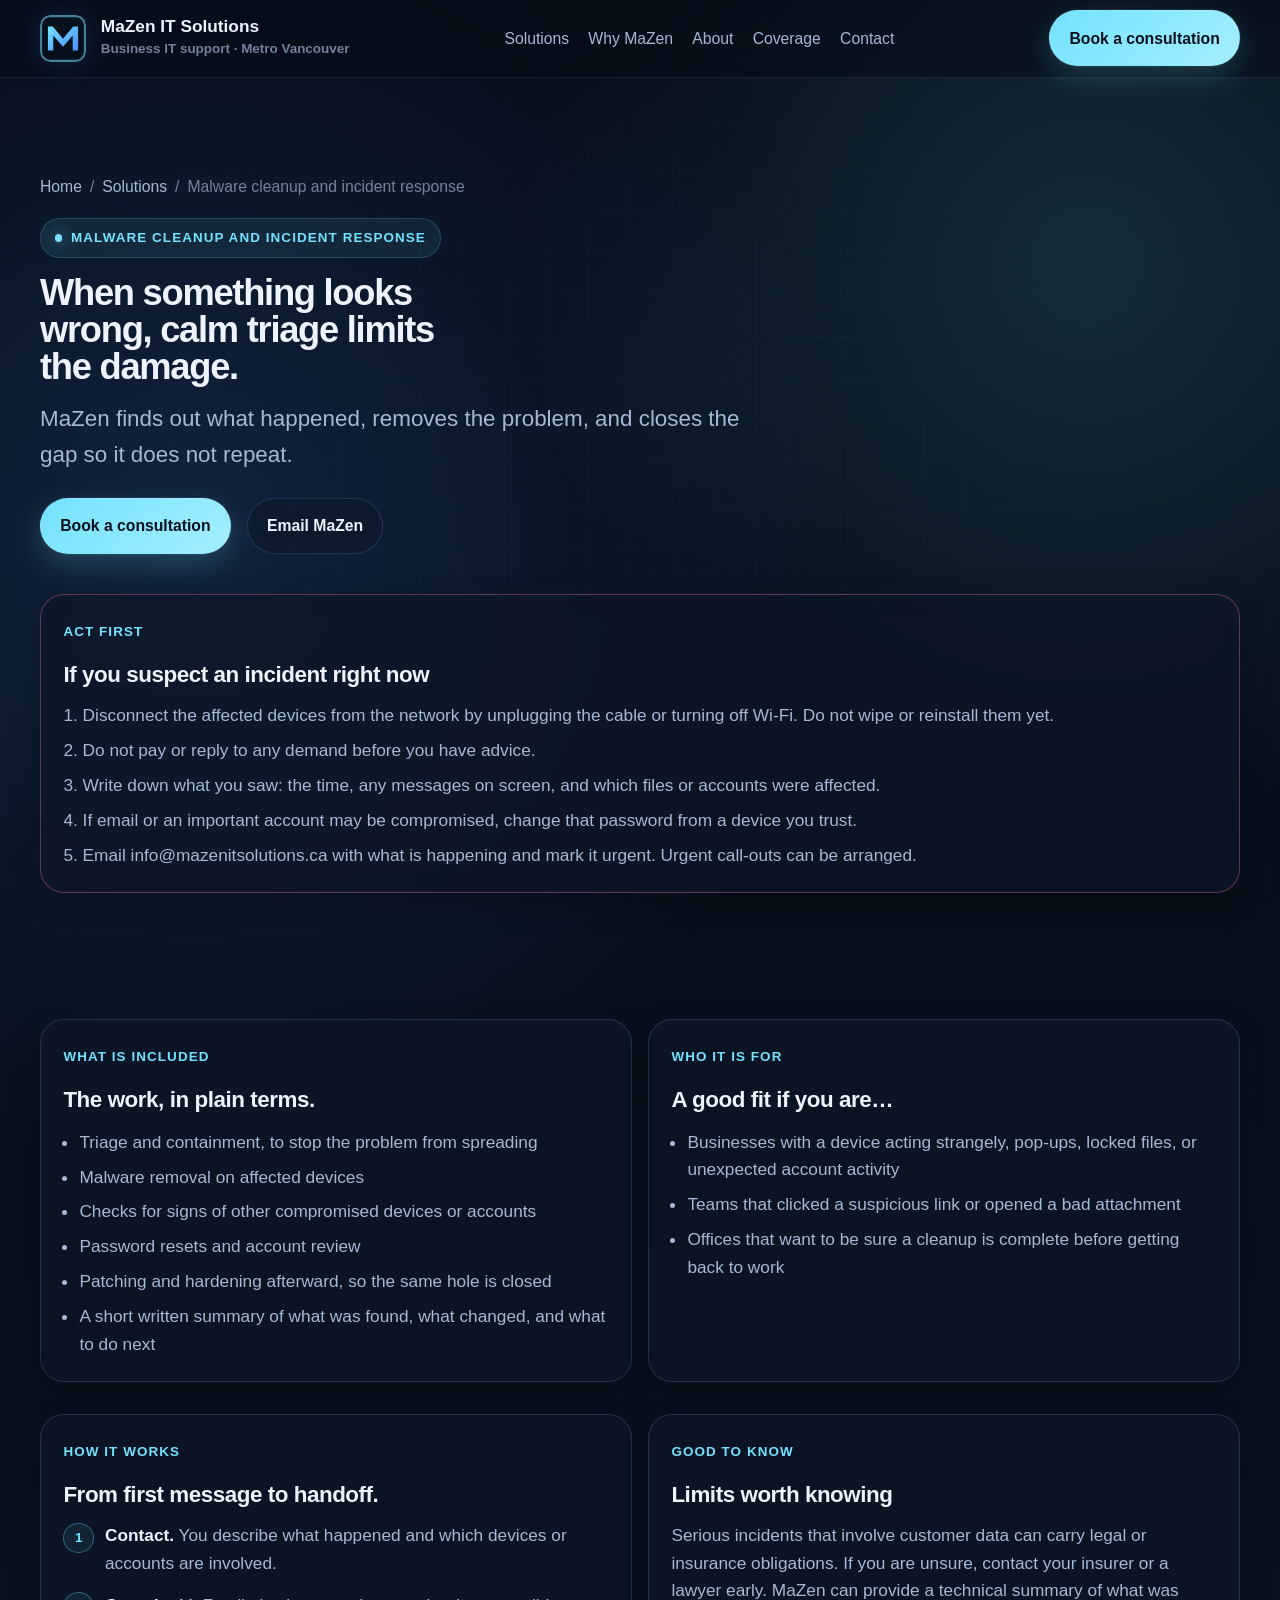
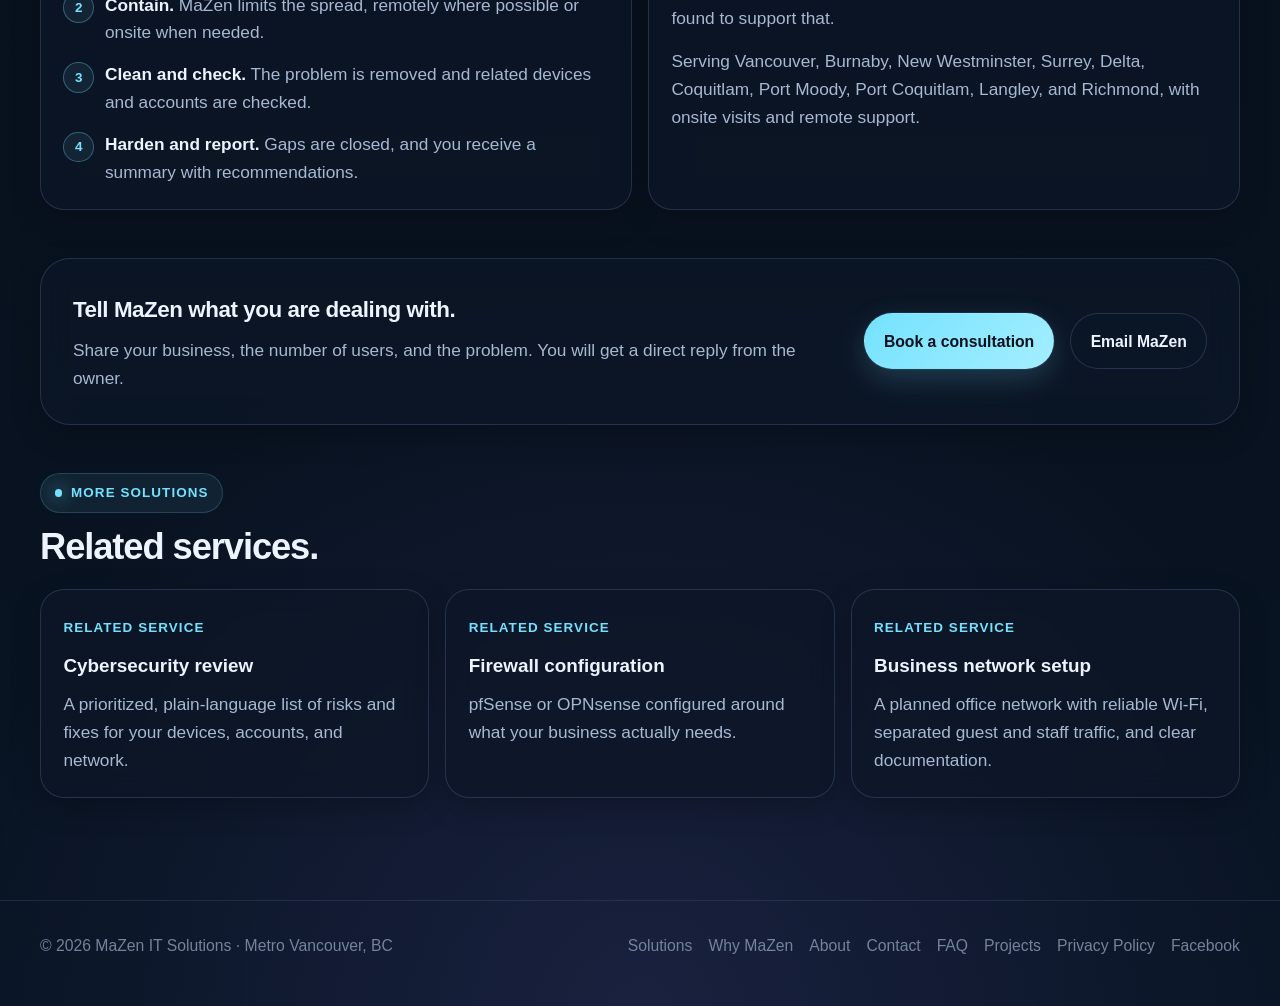
<file: services/malware-cleanup-incident-response/index.html>
<!DOCTYPE html>
<html lang="en" data-theme="dark">
<head>
  <meta charset="UTF-8">
  <meta name="viewport" content="width=device-width, initial-scale=1.0">
  <title>Malware Cleanup and Incident Response | MaZen IT Solutions</title>
  <meta name="description" content="Malware cleanup and incident response for small businesses in Metro Vancouver: triage, containment, removal, hardening, and a short written summary.">
  <meta name="robots" content="index,follow">
  <link rel="canonical" href="https://www.mazenitsolutions.ca/services/malware-cleanup-incident-response/">
  <meta property="og:title" content="Malware Cleanup and Incident Response | MaZen IT Solutions">
  <meta property="og:description" content="Malware cleanup and incident response for small businesses in Metro Vancouver: triage, containment, removal, hardening, and a short written summary.">
  <meta property="og:type" content="website">
  <meta property="og:url" content="https://www.mazenitsolutions.ca/services/malware-cleanup-incident-response/">
  <meta property="og:image" content="https://www.mazenitsolutions.ca/og-image.png">
  <meta name="twitter:card" content="summary_large_image">
  <meta name="twitter:image" content="https://www.mazenitsolutions.ca/og-image.png">
  <meta name="theme-color" content="#08111f">
  <link rel="icon" href="/favicon.ico" sizes="32x32">
  <link rel="icon" href="/favicon.svg" type="image/svg+xml">
  <link rel="apple-touch-icon" href="/apple-touch-icon.png">
  <link rel="preconnect" href="https://api.fontshare.com">
  <link rel="stylesheet" href="https://api.fontshare.com/v2/css?f[]=satoshi@400,500,700,900&f[]=cabinet-grotesk@500,700,800&display=swap">
  <link rel="stylesheet" href="/site.css">
</head>
<body>
  <a href="#main-content" class="skip-link">Skip to content</a>

  <header class="site-header">
    <div class="container nav-wrap">
      <a class="brand" href="/" aria-label="MaZen IT Solutions home">
        <img class="brand-mark" src="/favicon.svg" width="46" height="46" alt="">
        <span class="brand-text"><span>MaZen IT Solutions</span><small>Business IT support · Metro Vancouver</small></span>
      </a>

      <nav class="nav-links" id="site-nav" aria-label="Primary navigation">
        <a href="/#services">Solutions</a>
        <a href="/#value">Why MaZen</a>
        <a href="/#about">About</a>
        <a href="/#areas">Coverage</a>
        <a href="/#contact">Contact</a>
      </nav>

      <div class="nav-actions">
        <button class="menu-toggle" type="button" data-menu-toggle aria-expanded="false" aria-controls="site-nav" aria-label="Open menu">
          <svg width="18" height="18" viewBox="0 0 24 24" fill="none" stroke="currentColor" stroke-width="2" aria-hidden="true"><path d="M3 6h18M3 12h18M3 18h18"></path></svg>
        </button>
        <a class="btn btn-primary" href="/#contact">Book a consultation</a>
      </div>
    </div>
  </header>

  <main id="main-content">
    <section class="page-hero">
      <div class="container">
        <ol class="crumbs" aria-label="Breadcrumb">
          <li><a href="/">Home</a></li>
          <li><a href="/#services">Solutions</a></li>
          <li aria-current="page">Malware cleanup and incident response</li>
        </ol>
        <span class="eyebrow">Malware cleanup and incident response</span>
        <h1>When something looks wrong, calm triage limits the damage.</h1>
        <p class="lede">MaZen finds out what happened, removes the problem, and closes the gap so it does not repeat.</p>
        <div class="hero-actions u-mt-16">
          <a class="btn btn-primary" href="/#contact">Book a consultation</a>
          <a class="btn btn-secondary" href="mailto:info@mazenitsolutions.ca">Email MaZen</a>
        </div>
      </div>
    </section>

    <section class="section u-py-15">
      <div class="container">
        <div class="card urgent">
          <span class="kicker">Act first</span>
          <h2 class="card-title">If you suspect an incident right now</h2>
          <ol class="list">
            <li>Disconnect the affected devices from the network by unplugging the cable or turning off Wi-Fi. Do not wipe or reinstall them yet.</li>
            <li>Do not pay or reply to any demand before you have advice.</li>
            <li>Write down what you saw: the time, any messages on screen, and which files or accounts were affected.</li>
            <li>If email or an important account may be compromised, change that password from a device you trust.</li>
            <li>Email <a href="mailto:info@mazenitsolutions.ca">info@mazenitsolutions.ca</a> with what is happening and mark it urgent. Urgent call-outs can be arranged.</li>
          </ol>
        </div>
      </div>
    </section>

    <section class="section u-pb-1">
      <div class="container split">
        <article class="card">
          <span class="kicker">What is included</span>
          <h2 class="card-title">The work, in plain terms.</h2>
          <ul class="list">
            <li>Triage and containment, to stop the problem from spreading</li>
            <li>Malware removal on affected devices</li>
            <li>Checks for signs of other compromised devices or accounts</li>
            <li>Password resets and account review</li>
            <li>Patching and hardening afterward, so the same hole is closed</li>
            <li>A short written summary of what was found, what changed, and what to do next</li>
          </ul>
        </article>
        <article class="card">
          <span class="kicker">Who it is for</span>
          <h2 class="card-title">A good fit if you are&hellip;</h2>
          <ul class="list">
            <li>Businesses with a device acting strangely, pop-ups, locked files, or unexpected account activity</li>
            <li>Teams that clicked a suspicious link or opened a bad attachment</li>
            <li>Offices that want to be sure a cleanup is complete before getting back to work</li>
          </ul>
        </article>
      </div>
    </section>

    <section class="section u-py-1">
      <div class="container split">
        <article class="card">
          <span class="kicker">How it works</span>
          <h2 class="card-title">From first message to handoff.</h2>
          <ol class="steps">
          <li><strong>Contact.</strong> You describe what happened and which devices or accounts are involved.</li>
          <li><strong>Contain.</strong> MaZen limits the spread, remotely where possible or onsite when needed.</li>
          <li><strong>Clean and check.</strong> The problem is removed and related devices and accounts are checked.</li>
          <li><strong>Harden and report.</strong> Gaps are closed, and you receive a summary with recommendations.</li>
          </ol>
        </article>
        <article class="card">
          <span class="kicker">Good to know</span>
          <h2 class="card-title">Limits worth knowing</h2>
          <p>Serious incidents that involve customer data can carry legal or insurance obligations. If you are unsure, contact your insurer or a lawyer early. MaZen can provide a technical summary of what was found to support that.</p>
          <p class="u-mt-1">Serving Vancouver, Burnaby, New Westminster, Surrey, Delta, Coquitlam, Port Moody, Port Coquitlam, Langley, and Richmond, with onsite visits and remote support.</p>
        </article>
      </div>
    </section>

    <section class="section u-pt-2-pb-1">
      <div class="container">
        <div class="panel cta-band">
          <div>
            <h2 class="card-title u-text-lg">Tell MaZen what you are dealing with.</h2>
            <p class="u-muted-flush">Share your business, the number of users, and the problem. You will get a direct reply from the owner.</p>
          </div>
          <div class="hero-actions">
            <a class="btn btn-primary" href="/#contact">Book a consultation</a>
            <a class="btn btn-secondary" href="mailto:info@mazenitsolutions.ca">Email MaZen</a>
          </div>
        </div>
      </div>
    </section>

    <section class="section u-pt-2">
      <div class="container">
        <div class="section-head u-mb-15">
          <span class="eyebrow">More solutions</span>
          <h2>Related services.</h2>
        </div>
        <div class="related-grid">
          <a class="card card-link" href="/services/cybersecurity-review/">
            <span class="kicker">Related service</span>
            <h3>Cybersecurity review</h3>
            <p>A prioritized, plain-language list of risks and fixes for your devices, accounts, and network.</p>
          </a>
          <a class="card card-link" href="/services/firewall-configuration/">
            <span class="kicker">Related service</span>
            <h3>Firewall configuration</h3>
            <p>pfSense or OPNsense configured around what your business actually needs.</p>
          </a>
          <a class="card card-link" href="/services/business-network-setup/">
            <span class="kicker">Related service</span>
            <h3>Business network setup</h3>
            <p>A planned office network with reliable Wi-Fi, separated guest and staff traffic, and clear documentation.</p>
          </a>
        </div>
      </div>
    </section>
  </main>

  <footer class="footer">
    <div class="container footer-wrap">
      <div>© 2026 MaZen IT Solutions · Metro Vancouver, BC</div>
      <div class="footer-links">
        <a href="/#services">Solutions</a>
        <a href="/#value">Why MaZen</a>
        <a href="/#about">About</a>
        <a href="/#contact">Contact</a>
        <a href="/faq/">FAQ</a>
        <a href="/projects/">Projects</a>
        <a href="/privacy/">Privacy Policy</a>
        <a href="https://www.facebook.com/mazenitsolutions/" target="_blank" rel="noopener">Facebook</a>
      </div>
    </div>
  </footer>

  <script type="application/ld+json">
  {
  "@context": "https://schema.org",
  "@graph": [
    {
      "@type": "Service",
      "name": "Malware removal and incident response",
      "serviceType": "Malware removal and incident response",
      "url": "https://www.mazenitsolutions.ca/services/malware-cleanup-incident-response/",
      "description": "Malware cleanup and incident response for small businesses in Metro Vancouver: triage, containment, removal, hardening, and a short written summary.",
      "provider": {
        "@type": "LocalBusiness",
        "name": "MaZen IT Solutions",
        "url": "https://www.mazenitsolutions.ca/",
        "email": "info@mazenitsolutions.ca"
      },
      "areaServed": [
        "Vancouver",
        "Burnaby",
        "New Westminster",
        "Surrey",
        "Delta",
        "Coquitlam",
        "Port Moody",
        "Port Coquitlam",
        "Langley",
        "Richmond"
      ]
    },
    {
      "@type": "BreadcrumbList",
      "itemListElement": [
        {
          "@type": "ListItem",
          "position": 1,
          "name": "Home",
          "item": "https://www.mazenitsolutions.ca/"
        },
        {
          "@type": "ListItem",
          "position": 2,
          "name": "Malware cleanup and incident response",
          "item": "https://www.mazenitsolutions.ca/services/malware-cleanup-incident-response/"
        }
      ]
    }
  ]
}
  </script>
  <script src="/site.js" defer></script>
</body>
</html>
</file>
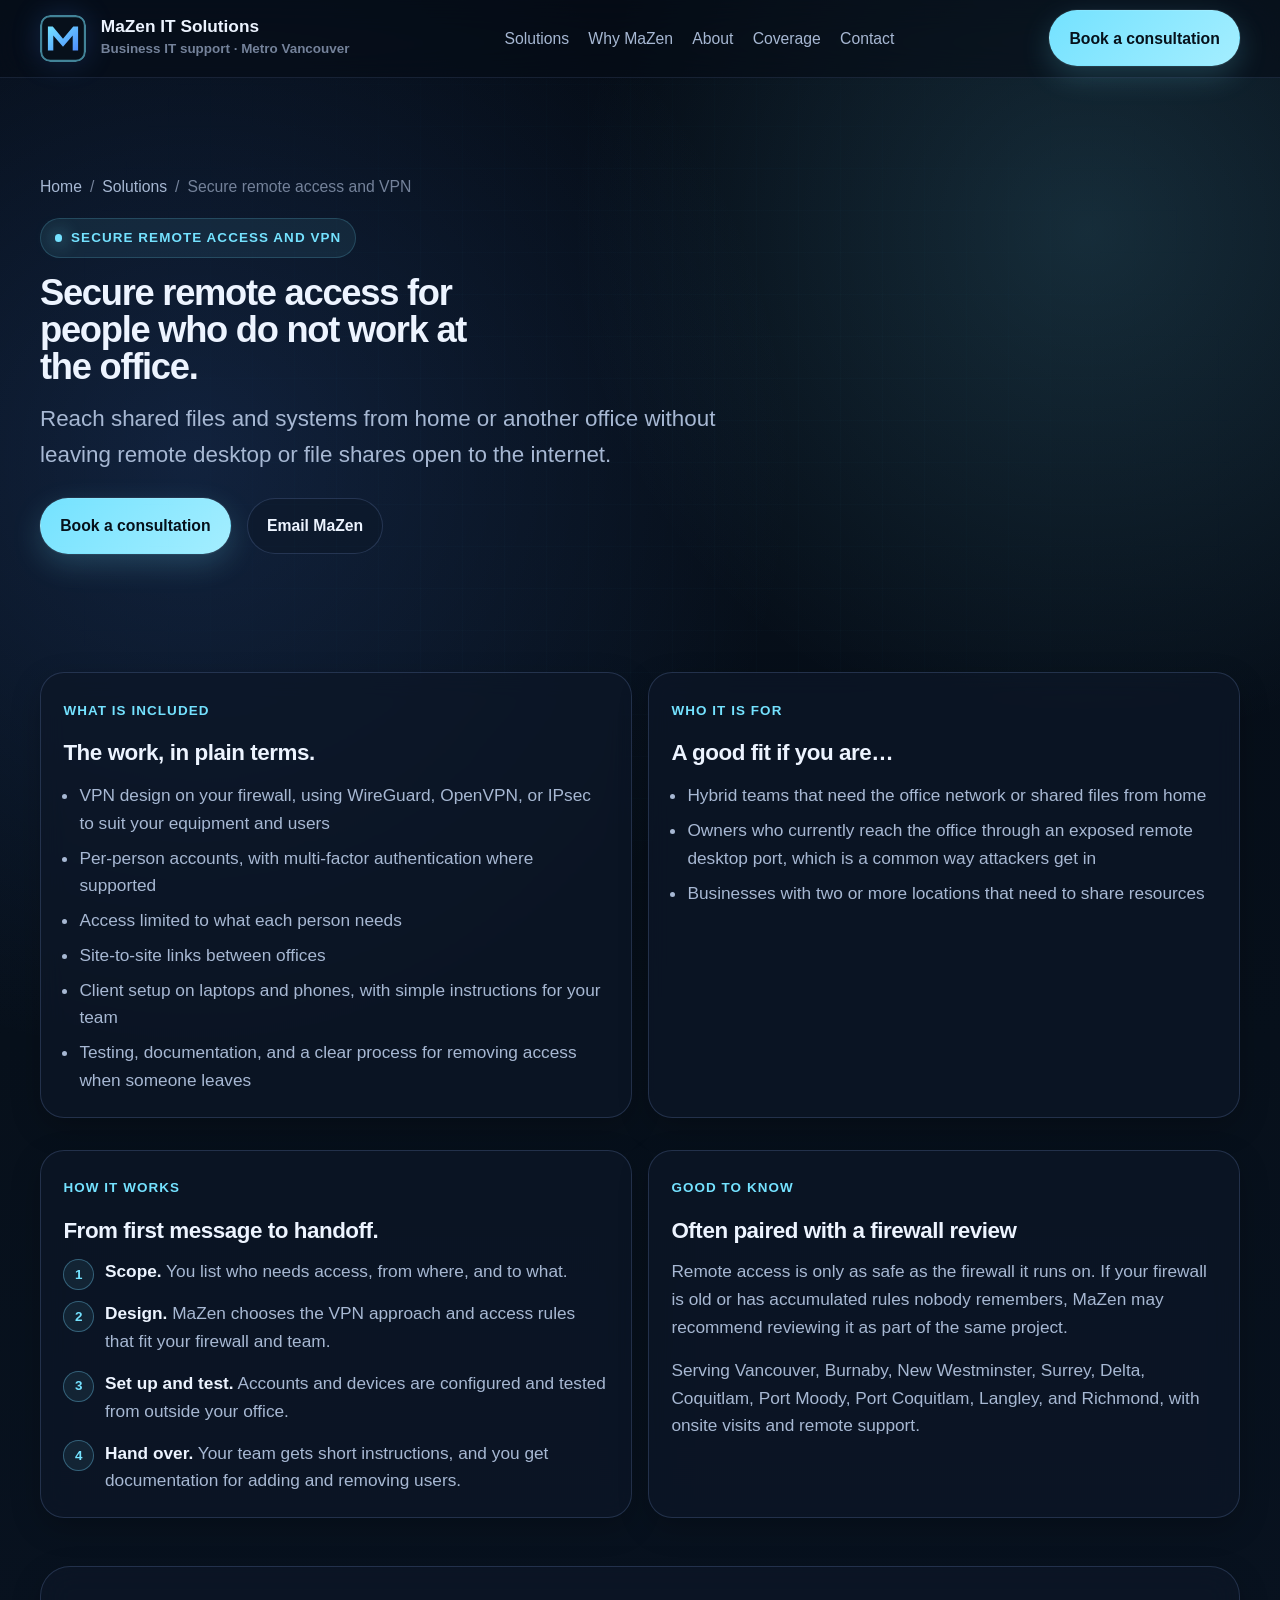
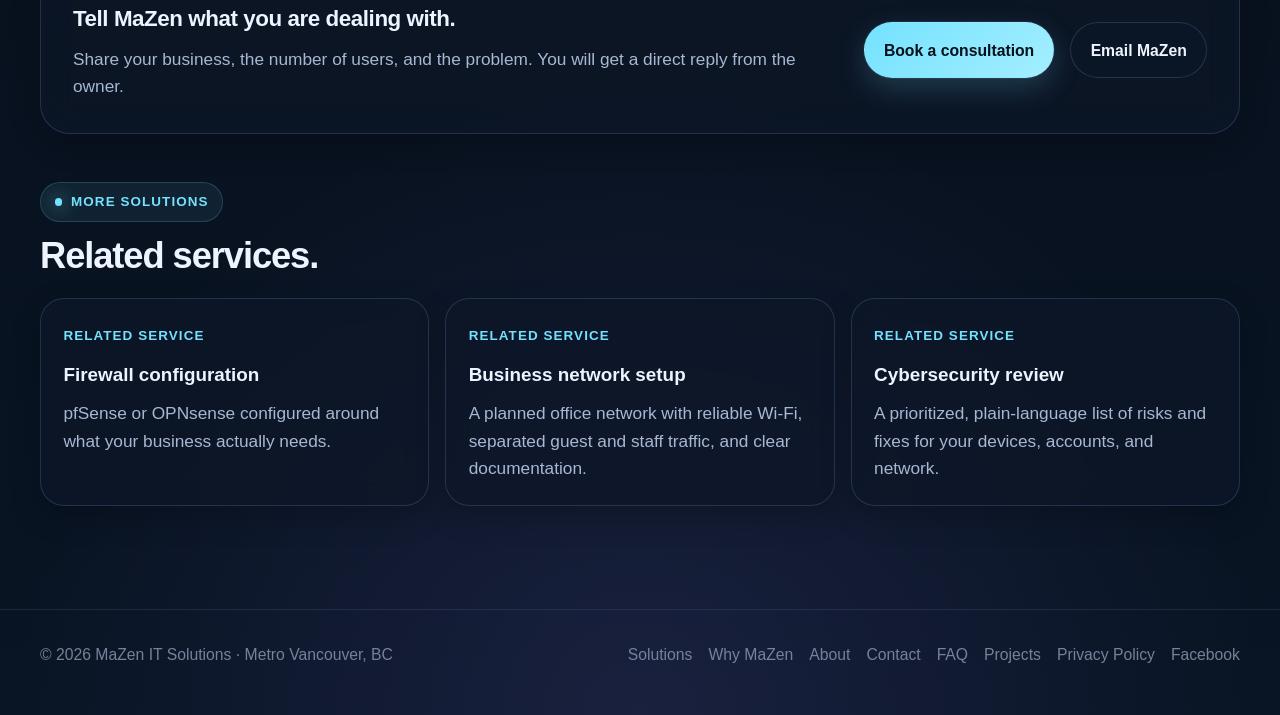
<file: services/secure-remote-access-vpn/index.html>
<!DOCTYPE html>
<html lang="en" data-theme="dark">
<head>
  <meta charset="UTF-8">
  <meta name="viewport" content="width=device-width, initial-scale=1.0">
  <title>Secure Remote Access and VPN Setup | MaZen IT Solutions</title>
  <meta name="description" content="Secure remote access and VPN setup for small teams in Metro Vancouver: WireGuard, OpenVPN or IPsec, user onboarding, and least-privilege access.">
  <meta name="robots" content="index,follow">
  <link rel="canonical" href="https://www.mazenitsolutions.ca/services/secure-remote-access-vpn/">
  <meta property="og:title" content="Secure Remote Access and VPN Setup | MaZen IT Solutions">
  <meta property="og:description" content="Secure remote access and VPN setup for small teams in Metro Vancouver: WireGuard, OpenVPN or IPsec, user onboarding, and least-privilege access.">
  <meta property="og:type" content="website">
  <meta property="og:url" content="https://www.mazenitsolutions.ca/services/secure-remote-access-vpn/">
  <meta property="og:image" content="https://www.mazenitsolutions.ca/og-image.png">
  <meta name="twitter:card" content="summary_large_image">
  <meta name="twitter:image" content="https://www.mazenitsolutions.ca/og-image.png">
  <meta name="theme-color" content="#08111f">
  <link rel="icon" href="/favicon.ico" sizes="32x32">
  <link rel="icon" href="/favicon.svg" type="image/svg+xml">
  <link rel="apple-touch-icon" href="/apple-touch-icon.png">
  <link rel="preconnect" href="https://api.fontshare.com">
  <link rel="stylesheet" href="https://api.fontshare.com/v2/css?f[]=satoshi@400,500,700,900&f[]=cabinet-grotesk@500,700,800&display=swap">
  <link rel="stylesheet" href="/site.css">
</head>
<body>
  <a href="#main-content" class="skip-link">Skip to content</a>

  <header class="site-header">
    <div class="container nav-wrap">
      <a class="brand" href="/" aria-label="MaZen IT Solutions home">
        <img class="brand-mark" src="/favicon.svg" width="46" height="46" alt="">
        <span class="brand-text"><span>MaZen IT Solutions</span><small>Business IT support · Metro Vancouver</small></span>
      </a>

      <nav class="nav-links" id="site-nav" aria-label="Primary navigation">
        <a href="/#services">Solutions</a>
        <a href="/#value">Why MaZen</a>
        <a href="/#about">About</a>
        <a href="/#areas">Coverage</a>
        <a href="/#contact">Contact</a>
      </nav>

      <div class="nav-actions">
        <button class="menu-toggle" type="button" data-menu-toggle aria-expanded="false" aria-controls="site-nav" aria-label="Open menu">
          <svg width="18" height="18" viewBox="0 0 24 24" fill="none" stroke="currentColor" stroke-width="2" aria-hidden="true"><path d="M3 6h18M3 12h18M3 18h18"></path></svg>
        </button>
        <a class="btn btn-primary" href="/#contact">Book a consultation</a>
      </div>
    </div>
  </header>

  <main id="main-content">
    <section class="page-hero">
      <div class="container">
        <ol class="crumbs" aria-label="Breadcrumb">
          <li><a href="/">Home</a></li>
          <li><a href="/#services">Solutions</a></li>
          <li aria-current="page">Secure remote access and VPN</li>
        </ol>
        <span class="eyebrow">Secure remote access and VPN</span>
        <h1>Secure remote access for people who do not work at the office.</h1>
        <p class="lede">Reach shared files and systems from home or another office without leaving remote desktop or file shares open to the internet.</p>
        <div class="hero-actions u-mt-16">
          <a class="btn btn-primary" href="/#contact">Book a consultation</a>
          <a class="btn btn-secondary" href="mailto:info@mazenitsolutions.ca">Email MaZen</a>
        </div>
      </div>
    </section>

    <section class="section u-pb-1">
      <div class="container split">
        <article class="card">
          <span class="kicker">What is included</span>
          <h2 class="card-title">The work, in plain terms.</h2>
          <ul class="list">
            <li>VPN design on your firewall, using WireGuard, OpenVPN, or IPsec to suit your equipment and users</li>
            <li>Per-person accounts, with multi-factor authentication where supported</li>
            <li>Access limited to what each person needs</li>
            <li>Site-to-site links between offices</li>
            <li>Client setup on laptops and phones, with simple instructions for your team</li>
            <li>Testing, documentation, and a clear process for removing access when someone leaves</li>
          </ul>
        </article>
        <article class="card">
          <span class="kicker">Who it is for</span>
          <h2 class="card-title">A good fit if you are&hellip;</h2>
          <ul class="list">
            <li>Hybrid teams that need the office network or shared files from home</li>
            <li>Owners who currently reach the office through an exposed remote desktop port, which is a common way attackers get in</li>
            <li>Businesses with two or more locations that need to share resources</li>
          </ul>
        </article>
      </div>
    </section>

    <section class="section u-py-1">
      <div class="container split">
        <article class="card">
          <span class="kicker">How it works</span>
          <h2 class="card-title">From first message to handoff.</h2>
          <ol class="steps">
          <li><strong>Scope.</strong> You list who needs access, from where, and to what.</li>
          <li><strong>Design.</strong> MaZen chooses the VPN approach and access rules that fit your firewall and team.</li>
          <li><strong>Set up and test.</strong> Accounts and devices are configured and tested from outside your office.</li>
          <li><strong>Hand over.</strong> Your team gets short instructions, and you get documentation for adding and removing users.</li>
          </ol>
        </article>
        <article class="card">
          <span class="kicker">Good to know</span>
          <h2 class="card-title">Often paired with a firewall review</h2>
          <p>Remote access is only as safe as the firewall it runs on. If your firewall is old or has accumulated rules nobody remembers, MaZen may recommend reviewing it as part of the same project.</p>
          <p class="u-mt-1">Serving Vancouver, Burnaby, New Westminster, Surrey, Delta, Coquitlam, Port Moody, Port Coquitlam, Langley, and Richmond, with onsite visits and remote support.</p>
        </article>
      </div>
    </section>

    <section class="section u-pt-2-pb-1">
      <div class="container">
        <div class="panel cta-band">
          <div>
            <h2 class="card-title u-text-lg">Tell MaZen what you are dealing with.</h2>
            <p class="u-muted-flush">Share your business, the number of users, and the problem. You will get a direct reply from the owner.</p>
          </div>
          <div class="hero-actions">
            <a class="btn btn-primary" href="/#contact">Book a consultation</a>
            <a class="btn btn-secondary" href="mailto:info@mazenitsolutions.ca">Email MaZen</a>
          </div>
        </div>
      </div>
    </section>

    <section class="section u-pt-2">
      <div class="container">
        <div class="section-head u-mb-15">
          <span class="eyebrow">More solutions</span>
          <h2>Related services.</h2>
        </div>
        <div class="related-grid">
          <a class="card card-link" href="/services/firewall-configuration/">
            <span class="kicker">Related service</span>
            <h3>Firewall configuration</h3>
            <p>pfSense or OPNsense configured around what your business actually needs.</p>
          </a>
          <a class="card card-link" href="/services/business-network-setup/">
            <span class="kicker">Related service</span>
            <h3>Business network setup</h3>
            <p>A planned office network with reliable Wi-Fi, separated guest and staff traffic, and clear documentation.</p>
          </a>
          <a class="card card-link" href="/services/cybersecurity-review/">
            <span class="kicker">Related service</span>
            <h3>Cybersecurity review</h3>
            <p>A prioritized, plain-language list of risks and fixes for your devices, accounts, and network.</p>
          </a>
        </div>
      </div>
    </section>
  </main>

  <footer class="footer">
    <div class="container footer-wrap">
      <div>© 2026 MaZen IT Solutions · Metro Vancouver, BC</div>
      <div class="footer-links">
        <a href="/#services">Solutions</a>
        <a href="/#value">Why MaZen</a>
        <a href="/#about">About</a>
        <a href="/#contact">Contact</a>
        <a href="/faq/">FAQ</a>
        <a href="/projects/">Projects</a>
        <a href="/privacy/">Privacy Policy</a>
        <a href="https://www.facebook.com/mazenitsolutions/" target="_blank" rel="noopener">Facebook</a>
      </div>
    </div>
  </footer>

  <script type="application/ld+json">
  {
  "@context": "https://schema.org",
  "@graph": [
    {
      "@type": "Service",
      "name": "Secure remote access and VPN setup",
      "serviceType": "Secure remote access and VPN setup",
      "url": "https://www.mazenitsolutions.ca/services/secure-remote-access-vpn/",
      "description": "Secure remote access and VPN setup for small teams in Metro Vancouver: WireGuard, OpenVPN or IPsec, user onboarding, and least-privilege access.",
      "provider": {
        "@type": "LocalBusiness",
        "name": "MaZen IT Solutions",
        "url": "https://www.mazenitsolutions.ca/",
        "email": "info@mazenitsolutions.ca"
      },
      "areaServed": [
        "Vancouver",
        "Burnaby",
        "New Westminster",
        "Surrey",
        "Delta",
        "Coquitlam",
        "Port Moody",
        "Port Coquitlam",
        "Langley",
        "Richmond"
      ]
    },
    {
      "@type": "BreadcrumbList",
      "itemListElement": [
        {
          "@type": "ListItem",
          "position": 1,
          "name": "Home",
          "item": "https://www.mazenitsolutions.ca/"
        },
        {
          "@type": "ListItem",
          "position": 2,
          "name": "Secure remote access and VPN",
          "item": "https://www.mazenitsolutions.ca/services/secure-remote-access-vpn/"
        }
      ]
    }
  ]
}
  </script>
  <script src="/site.js" defer></script>
</body>
</html>
</file>
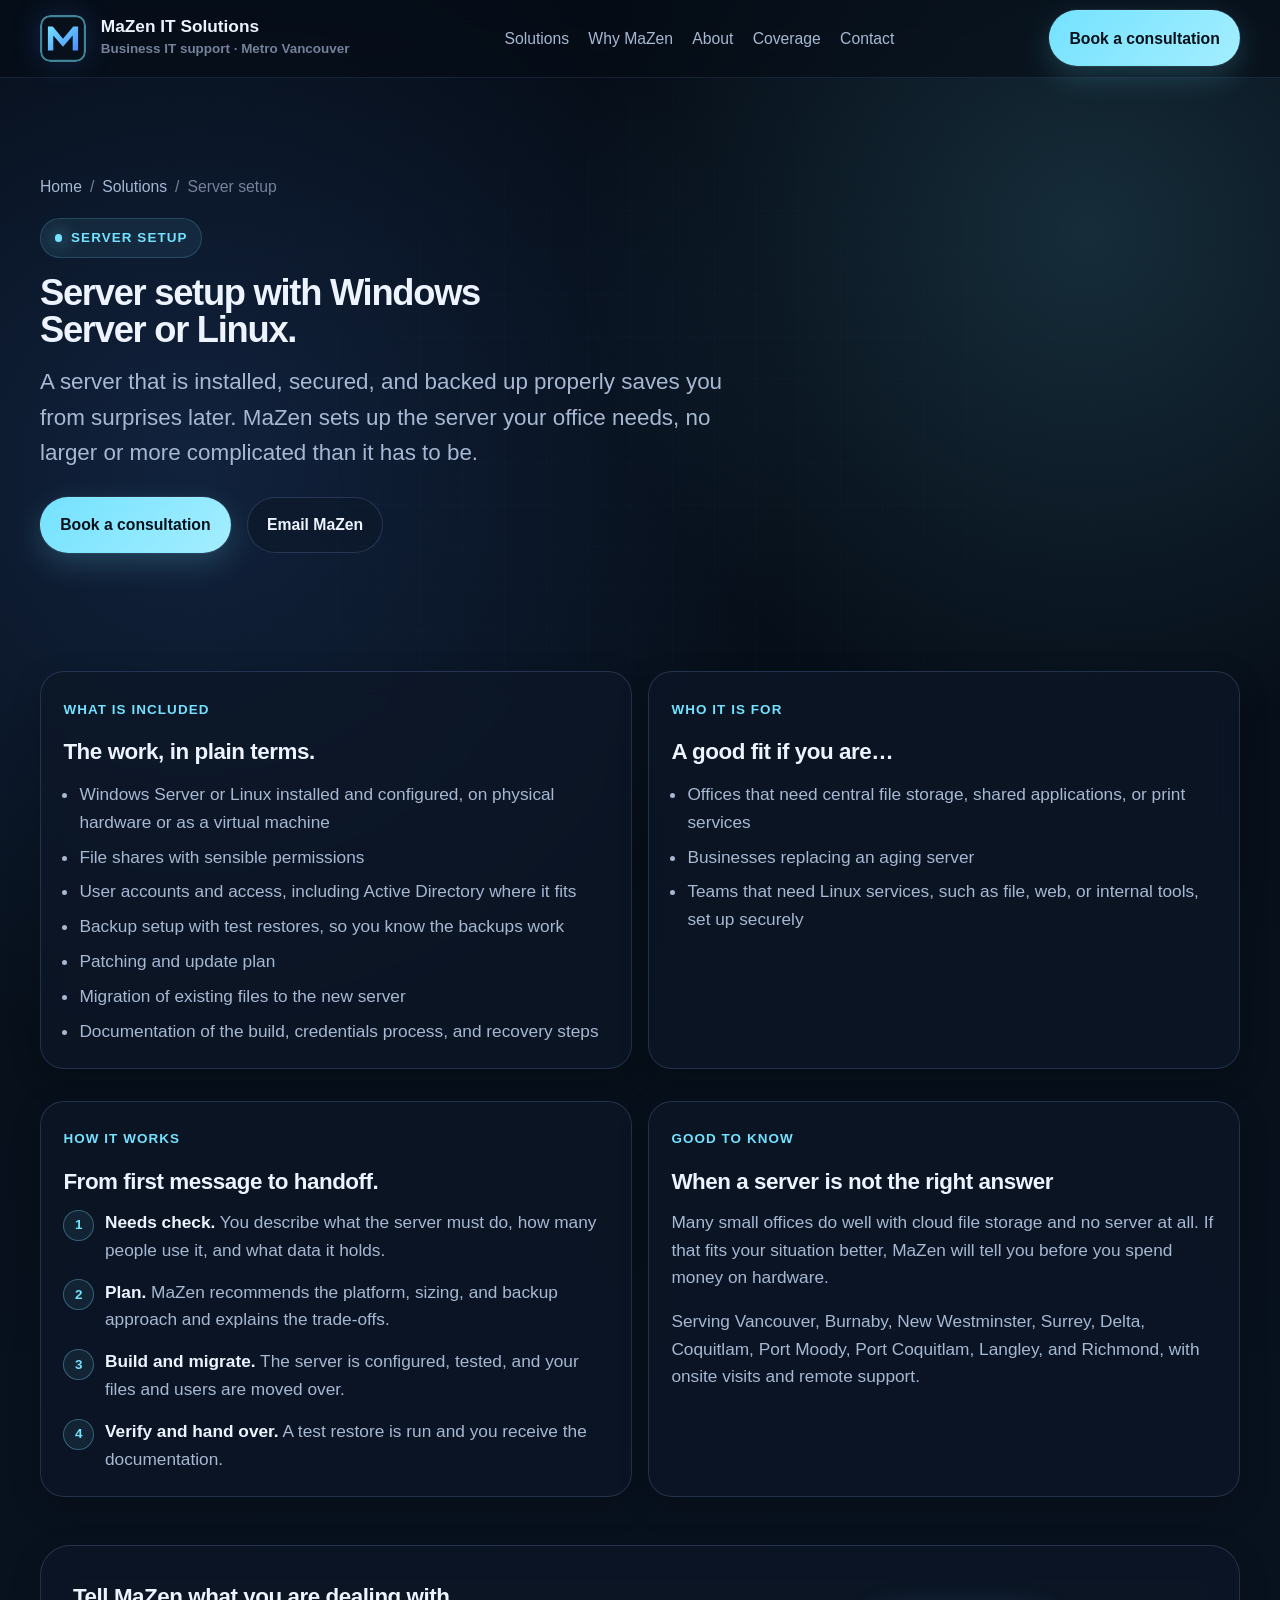
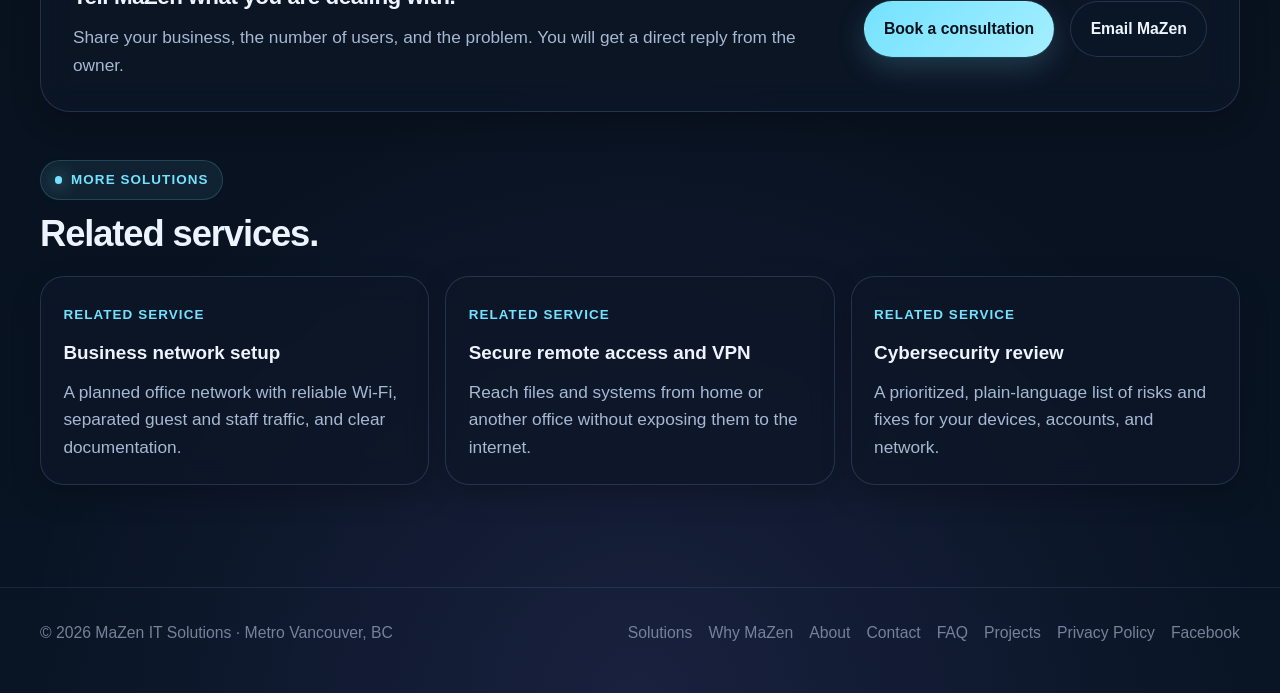
<file: services/server-setup/index.html>
<!DOCTYPE html>
<html lang="en" data-theme="dark">
<head>
  <meta charset="UTF-8">
  <meta name="viewport" content="width=device-width, initial-scale=1.0">
  <title>Server Setup: Windows Server and Linux | MaZen IT Solutions</title>
  <meta name="description" content="Windows Server and Linux server setup for small offices in Metro Vancouver: file shares, user accounts, tested backups, patching, and documentation.">
  <meta name="robots" content="index,follow">
  <link rel="canonical" href="https://www.mazenitsolutions.ca/services/server-setup/">
  <meta property="og:title" content="Server Setup: Windows Server and Linux | MaZen IT Solutions">
  <meta property="og:description" content="Windows Server and Linux server setup for small offices in Metro Vancouver: file shares, user accounts, tested backups, patching, and documentation.">
  <meta property="og:type" content="website">
  <meta property="og:url" content="https://www.mazenitsolutions.ca/services/server-setup/">
  <meta property="og:image" content="https://www.mazenitsolutions.ca/og-image.png">
  <meta name="twitter:card" content="summary_large_image">
  <meta name="twitter:image" content="https://www.mazenitsolutions.ca/og-image.png">
  <meta name="theme-color" content="#08111f">
  <link rel="icon" href="/favicon.ico" sizes="32x32">
  <link rel="icon" href="/favicon.svg" type="image/svg+xml">
  <link rel="apple-touch-icon" href="/apple-touch-icon.png">
  <link rel="preconnect" href="https://api.fontshare.com">
  <link rel="stylesheet" href="https://api.fontshare.com/v2/css?f[]=satoshi@400,500,700,900&f[]=cabinet-grotesk@500,700,800&display=swap">
  <link rel="stylesheet" href="/site.css">
</head>
<body>
  <a href="#main-content" class="skip-link">Skip to content</a>

  <header class="site-header">
    <div class="container nav-wrap">
      <a class="brand" href="/" aria-label="MaZen IT Solutions home">
        <img class="brand-mark" src="/favicon.svg" width="46" height="46" alt="">
        <span class="brand-text"><span>MaZen IT Solutions</span><small>Business IT support · Metro Vancouver</small></span>
      </a>

      <nav class="nav-links" id="site-nav" aria-label="Primary navigation">
        <a href="/#services">Solutions</a>
        <a href="/#value">Why MaZen</a>
        <a href="/#about">About</a>
        <a href="/#areas">Coverage</a>
        <a href="/#contact">Contact</a>
      </nav>

      <div class="nav-actions">
        <button class="menu-toggle" type="button" data-menu-toggle aria-expanded="false" aria-controls="site-nav" aria-label="Open menu">
          <svg width="18" height="18" viewBox="0 0 24 24" fill="none" stroke="currentColor" stroke-width="2" aria-hidden="true"><path d="M3 6h18M3 12h18M3 18h18"></path></svg>
        </button>
        <a class="btn btn-primary" href="/#contact">Book a consultation</a>
      </div>
    </div>
  </header>

  <main id="main-content">
    <section class="page-hero">
      <div class="container">
        <ol class="crumbs" aria-label="Breadcrumb">
          <li><a href="/">Home</a></li>
          <li><a href="/#services">Solutions</a></li>
          <li aria-current="page">Server setup</li>
        </ol>
        <span class="eyebrow">Server setup</span>
        <h1>Server setup with Windows Server or Linux.</h1>
        <p class="lede">A server that is installed, secured, and backed up properly saves you from surprises later. MaZen sets up the server your office needs, no larger or more complicated than it has to be.</p>
        <div class="hero-actions u-mt-16">
          <a class="btn btn-primary" href="/#contact">Book a consultation</a>
          <a class="btn btn-secondary" href="mailto:info@mazenitsolutions.ca">Email MaZen</a>
        </div>
      </div>
    </section>

    <section class="section u-pb-1">
      <div class="container split">
        <article class="card">
          <span class="kicker">What is included</span>
          <h2 class="card-title">The work, in plain terms.</h2>
          <ul class="list">
            <li>Windows Server or Linux installed and configured, on physical hardware or as a virtual machine</li>
            <li>File shares with sensible permissions</li>
            <li>User accounts and access, including Active Directory where it fits</li>
            <li>Backup setup with test restores, so you know the backups work</li>
            <li>Patching and update plan</li>
            <li>Migration of existing files to the new server</li>
            <li>Documentation of the build, credentials process, and recovery steps</li>
          </ul>
        </article>
        <article class="card">
          <span class="kicker">Who it is for</span>
          <h2 class="card-title">A good fit if you are&hellip;</h2>
          <ul class="list">
            <li>Offices that need central file storage, shared applications, or print services</li>
            <li>Businesses replacing an aging server</li>
            <li>Teams that need Linux services, such as file, web, or internal tools, set up securely</li>
          </ul>
        </article>
      </div>
    </section>

    <section class="section u-py-1">
      <div class="container split">
        <article class="card">
          <span class="kicker">How it works</span>
          <h2 class="card-title">From first message to handoff.</h2>
          <ol class="steps">
          <li><strong>Needs check.</strong> You describe what the server must do, how many people use it, and what data it holds.</li>
          <li><strong>Plan.</strong> MaZen recommends the platform, sizing, and backup approach and explains the trade-offs.</li>
          <li><strong>Build and migrate.</strong> The server is configured, tested, and your files and users are moved over.</li>
          <li><strong>Verify and hand over.</strong> A test restore is run and you receive the documentation.</li>
          </ol>
        </article>
        <article class="card">
          <span class="kicker">Good to know</span>
          <h2 class="card-title">When a server is not the right answer</h2>
          <p>Many small offices do well with cloud file storage and no server at all. If that fits your situation better, MaZen will tell you before you spend money on hardware.</p>
          <p class="u-mt-1">Serving Vancouver, Burnaby, New Westminster, Surrey, Delta, Coquitlam, Port Moody, Port Coquitlam, Langley, and Richmond, with onsite visits and remote support.</p>
        </article>
      </div>
    </section>

    <section class="section u-pt-2-pb-1">
      <div class="container">
        <div class="panel cta-band">
          <div>
            <h2 class="card-title u-text-lg">Tell MaZen what you are dealing with.</h2>
            <p class="u-muted-flush">Share your business, the number of users, and the problem. You will get a direct reply from the owner.</p>
          </div>
          <div class="hero-actions">
            <a class="btn btn-primary" href="/#contact">Book a consultation</a>
            <a class="btn btn-secondary" href="mailto:info@mazenitsolutions.ca">Email MaZen</a>
          </div>
        </div>
      </div>
    </section>

    <section class="section u-pt-2">
      <div class="container">
        <div class="section-head u-mb-15">
          <span class="eyebrow">More solutions</span>
          <h2>Related services.</h2>
        </div>
        <div class="related-grid">
          <a class="card card-link" href="/services/business-network-setup/">
            <span class="kicker">Related service</span>
            <h3>Business network setup</h3>
            <p>A planned office network with reliable Wi-Fi, separated guest and staff traffic, and clear documentation.</p>
          </a>
          <a class="card card-link" href="/services/secure-remote-access-vpn/">
            <span class="kicker">Related service</span>
            <h3>Secure remote access and VPN</h3>
            <p>Reach files and systems from home or another office without exposing them to the internet.</p>
          </a>
          <a class="card card-link" href="/services/cybersecurity-review/">
            <span class="kicker">Related service</span>
            <h3>Cybersecurity review</h3>
            <p>A prioritized, plain-language list of risks and fixes for your devices, accounts, and network.</p>
          </a>
        </div>
      </div>
    </section>
  </main>

  <footer class="footer">
    <div class="container footer-wrap">
      <div>© 2026 MaZen IT Solutions · Metro Vancouver, BC</div>
      <div class="footer-links">
        <a href="/#services">Solutions</a>
        <a href="/#value">Why MaZen</a>
        <a href="/#about">About</a>
        <a href="/#contact">Contact</a>
        <a href="/faq/">FAQ</a>
        <a href="/projects/">Projects</a>
        <a href="/privacy/">Privacy Policy</a>
        <a href="https://www.facebook.com/mazenitsolutions/" target="_blank" rel="noopener">Facebook</a>
      </div>
    </div>
  </footer>

  <script type="application/ld+json">
  {
  "@context": "https://schema.org",
  "@graph": [
    {
      "@type": "Service",
      "name": "Server setup",
      "serviceType": "Server setup",
      "url": "https://www.mazenitsolutions.ca/services/server-setup/",
      "description": "Windows Server and Linux server setup for small offices in Metro Vancouver: file shares, user accounts, tested backups, patching, and documentation.",
      "provider": {
        "@type": "LocalBusiness",
        "name": "MaZen IT Solutions",
        "url": "https://www.mazenitsolutions.ca/",
        "email": "info@mazenitsolutions.ca"
      },
      "areaServed": [
        "Vancouver",
        "Burnaby",
        "New Westminster",
        "Surrey",
        "Delta",
        "Coquitlam",
        "Port Moody",
        "Port Coquitlam",
        "Langley",
        "Richmond"
      ]
    },
    {
      "@type": "BreadcrumbList",
      "itemListElement": [
        {
          "@type": "ListItem",
          "position": 1,
          "name": "Home",
          "item": "https://www.mazenitsolutions.ca/"
        },
        {
          "@type": "ListItem",
          "position": 2,
          "name": "Server setup",
          "item": "https://www.mazenitsolutions.ca/services/server-setup/"
        }
      ]
    }
  ]
}
  </script>
  <script src="/site.js" defer></script>
</body>
</html>
</file>
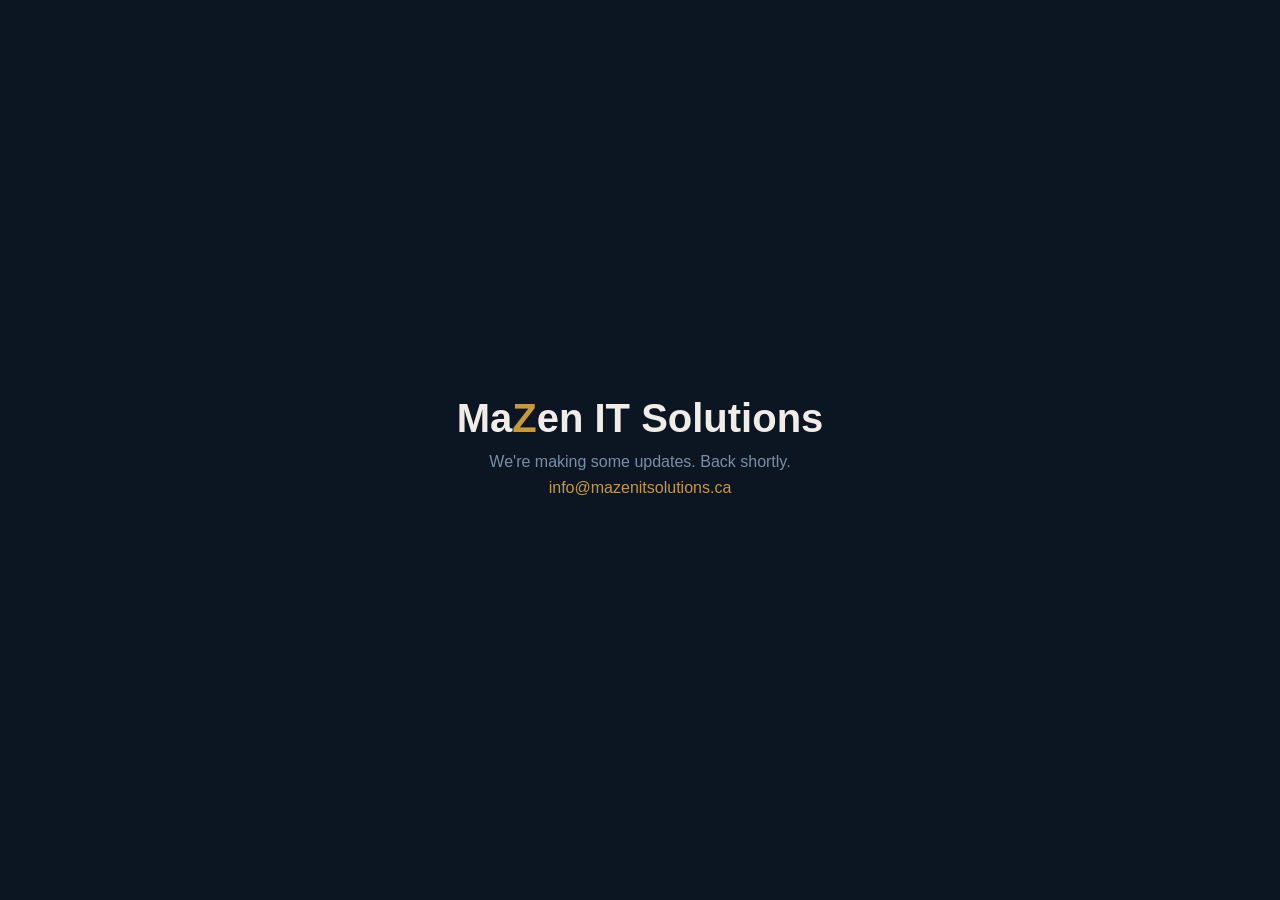
<file: mazenitsolutions.html>
<!DOCTYPE html>
<html lang="en">
<head>
<meta charset="UTF-8">
<meta name="viewport" content="width=device-width,initial-scale=1.0">
<title>MaZen IT Solutions — Back Soon</title>
<style>
  *{margin:0;padding:0;box-sizing:border-box}
  body{background:#0b1622;color:#f0ede8;font-family:Arial,sans-serif;
       display:flex;align-items:center;justify-content:center;min-height:100vh;text-align:center}
  h1{font-size:2.5rem;font-weight:700;margin-bottom:12px}
  h1 span{color:#c8993a}
  p{color:#7a8fa6;font-size:1rem;margin-bottom:8px}
  a{color:#c8993a;text-decoration:none}
</style>
</head>
<body>
  <div>
    <h1>Ma<span>Z</span>en IT Solutions</h1>
    <p>We're making some updates. Back shortly.</p>
    <p><a href="mailto:info@mazenitsolutions.ca">info@mazenitsolutions.ca</a></p>
  </div>
</body>
</html>
</file>
<file: site.css>
:root {
  --bg: #07101b;
  --bg-2: #0b1727;
  --surface: rgba(13, 23, 39, 0.72);
  --surface-strong: rgba(15, 27, 47, 0.92);
  --surface-soft: rgba(17, 31, 53, 0.68);
  --border: rgba(151, 181, 255, 0.18);
  --border-strong: rgba(117, 214, 255, 0.34);
  --text: #edf4ff;
  --text-muted: #a7b8d3;
  --text-faint: #74829a;
  --primary: #74e2ff;
  --primary-2: #4d8dff;
  --accent: #8d7dff;
  --success: #79f3b7;
  --danger: #ff7ca8;
  --shadow: 0 20px 60px rgba(0, 0, 0, 0.35);
  --shadow-soft: 0 10px 30px rgba(0, 0, 0, 0.22);
  --radius-sm: 14px;
  --radius-md: 22px;
  --radius-lg: 30px;
  --radius-full: 999px;
  --space-1: 0.25rem;
  --space-2: 0.5rem;
  --space-3: 0.75rem;
  --space-4: 1rem;
  --space-5: 1.25rem;
  --space-6: 1.5rem;
  --space-8: 2rem;
  --space-10: 2.5rem;
  --space-12: 3rem;
  --space-16: 4rem;
  --space-20: 5rem;
  --text-xs: clamp(0.75rem, 0.72rem + 0.15vw, 0.86rem);
  --text-sm: clamp(0.9rem, 0.84rem + 0.18vw, 1rem);
  --text-base: clamp(1rem, 0.95rem + 0.22vw, 1.08rem);
  --text-lg: clamp(1.125rem, 1rem + 0.6vw, 1.4rem);
  --text-xl: clamp(1.65rem, 1.15rem + 1.4vw, 2.6rem);
  --text-2xl: clamp(2.6rem, 1.6rem + 3.2vw, 5rem);
  --content: 1200px;
  --font-body: 'Satoshi', Inter, sans-serif;
  --font-display: 'Cabinet Grotesk', Inter, sans-serif;
  --transition: 180ms cubic-bezier(0.16, 1, 0.3, 1);
}
* { box-sizing: border-box; }
html { scroll-behavior: smooth; }
body {
  margin: 0;
  font-family: var(--font-body);
  font-size: var(--text-base);
  line-height: 1.6;
  color: var(--text);
  background:
    radial-gradient(circle at 15% 20%, rgba(77, 141, 255, 0.16), transparent 28%),
    radial-gradient(circle at 85% 10%, rgba(116, 226, 255, 0.15), transparent 22%),
    radial-gradient(circle at 50% 100%, rgba(141, 125, 255, 0.12), transparent 26%),
    linear-gradient(180deg, #050c16 0%, #07101b 45%, #091424 100%);
  min-height: 100vh;
  overflow-x: hidden;
  -webkit-font-smoothing: antialiased;
  text-rendering: optimizeLegibility;
}
body::before {
  content: "";
  position: fixed;
  inset: 0;
  pointer-events: none;
  background-image:
    linear-gradient(rgba(116, 226, 255, 0.05) 1px, transparent 1px),
    linear-gradient(90deg, rgba(116, 226, 255, 0.05) 1px, transparent 1px);
  background-size: 42px 42px;
  mask-image: radial-gradient(circle at center, black 35%, transparent 85%);
  opacity: 0.34;
}
a { color: inherit; text-decoration: none; }
button, input, textarea, select { font: inherit; }
img, svg { display: block; max-width: 100%; }
.skip-link { position: absolute; left: -9999px; }
.skip-link:focus {
  left: 1rem; top: 1rem; z-index: 999;
  background: var(--primary); color: #03111e; padding: 0.8rem 1rem; border-radius: 12px;
}
.container { width: min(calc(100% - 2rem), var(--content)); margin-inline: auto; }
.section { padding: clamp(4rem, 8vw, 7rem) 0; position: relative; }
.panel {
  background: var(--surface);
  backdrop-filter: blur(16px);
  border: 1px solid var(--border);
  box-shadow: var(--shadow-soft);
  border-radius: var(--radius-lg);
}
.eyebrow {
  display: inline-flex; align-items: center; gap: 0.55rem;
  padding: 0.5rem 0.85rem; border-radius: var(--radius-full);
  background: rgba(116, 226, 255, 0.08); border: 1px solid rgba(116, 226, 255, 0.18);
  color: var(--primary); font-size: var(--text-xs); font-weight: 800; text-transform: uppercase; letter-spacing: 0.08em;
}
.eyebrow::before {
  content: ""; width: 0.48rem; height: 0.48rem; border-radius: 50%; background: currentColor;
  box-shadow: 0 0 18px currentColor;
}
.section-head { max-width: 44rem; margin-bottom: var(--space-10); }
.section-head h2 {
  font-family: var(--font-display); font-size: var(--text-xl); line-height: 1; margin: 1rem 0 1rem;
  letter-spacing: -0.03em;
}
.section-head p { margin: 0; color: var(--text-muted); }
.site-header {
  position: sticky; top: 0; z-index: 100;
  background: rgba(5, 12, 22, 0.6);
  backdrop-filter: blur(16px);
  border-bottom: 1px solid rgba(151, 181, 255, 0.12);
}
.nav-wrap {
  min-height: 4.8rem; display: flex; align-items: center; justify-content: space-between; gap: 1rem;
}
.brand {
  display: inline-flex; align-items: center; gap: 0.9rem; font-weight: 800;
}
.brand-mark {
  width: 2.9rem; height: 2.9rem; border-radius: 22%; flex-shrink: 0;
  box-shadow: 0 0 30px rgba(77, 141, 255, 0.2);
}
.brand-text span { display: block; line-height: 1.05; }
.brand-text small { display: block; font-size: var(--text-xs); color: var(--text-faint); font-weight: 600; margin-top: 0.2rem; }
.nav-links, .nav-actions { display: flex; align-items: center; gap: 1.2rem; }
.nav-links a { color: var(--text-muted); font-size: var(--text-sm); }
.nav-links a:hover { color: var(--text); }
.btn {
  min-height: 48px; border-radius: var(--radius-full); padding: 0.9rem 1.2rem; border: 1px solid transparent;
  display: inline-flex; align-items: center; justify-content: center; gap: 0.6rem;
  font-size: var(--text-sm); font-weight: 700; cursor: pointer;
  transition: transform var(--transition), border-color var(--transition), background var(--transition), box-shadow var(--transition);
}
.btn:hover { transform: translateY(-1px); }
.btn-primary {
  color: #06111b;
  background: linear-gradient(135deg, var(--primary), #a4eeff);
  box-shadow: 0 0 0 1px rgba(255,255,255,0.06), 0 10px 30px rgba(116, 226, 255, 0.2);
}
.btn-secondary {
  background: rgba(12, 24, 41, 0.6); border-color: var(--border); color: var(--text);
}
.menu-toggle { display: none; }
.hero { padding: clamp(4rem, 10vw, 8rem) 0 4rem; position: relative; }
.hero-grid { display: grid; grid-template-columns: 1.2fr 0.8fr; gap: 1.5rem; align-items: center; }
.hero-copy h1 {
  font-family: var(--font-display); font-size: var(--text-2xl); line-height: 0.9; letter-spacing: -0.05em;
  margin: 1.1rem 0 1rem; max-width: 11ch;
}
.hero-copy p {
  max-width: 42rem; margin: 0 0 1.5rem; color: var(--text-muted); font-size: var(--text-lg);
}
.hero-actions, .micro-proof, .kpi-grid, .services-grid, .value-grid, .areas-grid, .proof-strip { display: grid; gap: 1rem; }
.hero-actions { display: flex; flex-wrap: wrap; }
.micro-proof {
  grid-template-columns: repeat(3, minmax(0, 1fr));
  margin-top: 1.5rem;
}
.micro-proof .chip {
  padding: 0.9rem 1rem; border-radius: 18px; border: 1px solid var(--border);
  background: rgba(12, 24, 41, 0.55); color: var(--text-muted); font-size: var(--text-sm);
}
.hero-side {
  padding: 1.4rem;
  background: linear-gradient(180deg, rgba(12, 21, 37, 0.86), rgba(14, 28, 48, 0.76));
  position: relative; overflow: hidden;
}
.hero-side::before {
  content: ""; position: absolute; inset: -30% auto auto 55%; width: 16rem; height: 16rem;
  border-radius: 50%; background: radial-gradient(circle, rgba(116, 226, 255, 0.22), transparent 60%);
  filter: blur(12px);
}
.status-card {
  display: flex; align-items: center; justify-content: space-between; gap: 1rem;
  padding: 1rem 1.1rem; border-radius: 18px; border: 1px solid var(--border);
  background: rgba(7, 16, 27, 0.68);
}
.status-card strong { display: block; font-size: 1.3rem; }
.kpi-grid { grid-template-columns: repeat(2, minmax(0, 1fr)); margin-top: 1rem; }
.kpi {
  padding: 1rem; border-radius: 20px; background: rgba(7, 16, 27, 0.75); border: 1px solid var(--border);
}
.kpi strong { display: block; font-size: 1.8rem; line-height: 1; margin-bottom: 0.35rem; }
.card {
  padding: 1.4rem; border-radius: 24px; background: var(--surface); border: 1px solid var(--border); box-shadow: var(--shadow-soft);
  backdrop-filter: blur(12px);
}
.card h3 { margin: 0 0 0.65rem; font-size: 1.18rem; }
.card p { margin: 0; color: var(--text-muted); }
.kicker {
  display: inline-block; margin-bottom: 0.8rem; color: var(--primary); font-size: var(--text-xs); font-weight: 800;
  text-transform: uppercase; letter-spacing: 0.08em;
}
.services-grid { grid-template-columns: repeat(3, minmax(0, 1fr)); }
.service-card {
  position: relative; overflow: hidden; min-height: 100%;
  background: linear-gradient(180deg, rgba(11, 20, 34, 0.84), rgba(14, 27, 47, 0.78));
}
.service-card::after {
  content: ""; position: absolute; right: -2rem; bottom: -2rem; width: 9rem; height: 9rem;
  border-radius: 50%; background: radial-gradient(circle, rgba(116, 226, 255, 0.16), transparent 62%);
}
.service-card ul, .list { margin: 1rem 0 0; padding-left: 1rem; color: var(--text-muted); }
.service-card li + li, .list li + li { margin-top: 0.45rem; }
.value-grid { grid-template-columns: repeat(4, minmax(0, 1fr)); }
.split {
  display: grid; grid-template-columns: 1fr 1fr; gap: 1rem;
}
.lead-panel {
  display: grid; grid-template-columns: 0.88fr 1.12fr; gap: 1rem; align-items: start;
}
.contact-stack { display: grid; gap: 0.85rem; }
.contact-item {
  padding: 1rem 1.1rem; border-radius: 18px; border: 1px solid var(--border); background: rgba(8, 17, 31, 0.64);
}
form { display: grid; gap: 1rem; }
.form-grid { display: grid; grid-template-columns: repeat(2, minmax(0, 1fr)); gap: 1rem; }
label { display: block; margin-bottom: 0.4rem; font-size: var(--text-sm); font-weight: 700; }
input, textarea, select {
  width: 100%; min-height: 3.1rem; padding: 0.9rem 1rem; border-radius: 16px;
  border: 1px solid rgba(151, 181, 255, 0.16); background: rgba(5, 12, 22, 0.62);
  color: var(--text); transition: border-color var(--transition), box-shadow var(--transition), background var(--transition);
}
textarea { min-height: 8.6rem; resize: vertical; }
input:focus, textarea:focus, select:focus {
  outline: none; border-color: var(--border-strong); box-shadow: 0 0 0 4px rgba(116, 226, 255, 0.12);
  background: rgba(8, 17, 31, 0.82);
}
.proof-strip { grid-template-columns: repeat(3, minmax(0, 1fr)); }
.proof-card {
  padding: 1.1rem; border-radius: 20px; border: 1px solid var(--border); background: rgba(10, 19, 33, 0.7);
}
.areas-grid { grid-template-columns: repeat(5, minmax(0, 1fr)); }
.area {
  text-align: center; padding: 1rem; border-radius: 18px;
  border: 1px solid var(--border); background: rgba(11, 20, 34, 0.62); color: var(--text-muted);
}
.footer {
  padding: 2rem 0 3rem; border-top: 1px solid rgba(151, 181, 255, 0.12);
}
.footer-wrap {
  display: flex; justify-content: space-between; gap: 1rem; flex-wrap: wrap; color: var(--text-faint); font-size: var(--text-sm);
}
.footer-links { display: flex; gap: 1rem; flex-wrap: wrap; }
@media (max-width: 1100px) {
  .hero-grid, .split, .lead-panel { grid-template-columns: 1fr; }
  .services-grid, .value-grid, .proof-strip { grid-template-columns: repeat(2, minmax(0, 1fr)); }
  .areas-grid { grid-template-columns: repeat(3, minmax(0, 1fr)); }
}
@media (max-width: 768px) {
  .nav-links {
    position: absolute; top: calc(100% + 0.5rem); left: 1rem; right: 1rem; display: none;
    flex-direction: column; align-items: flex-start; padding: 1rem;
    background: rgba(8, 17, 31, 0.94); border: 1px solid var(--border); border-radius: 20px; box-shadow: var(--shadow);
  }
  .nav-links.is-open { display: flex; }
  .menu-toggle {
    display: inline-flex; width: 2.9rem; height: 2.9rem; align-items: center; justify-content: center;
    background: rgba(8, 17, 31, 0.74); border: 1px solid var(--border); border-radius: 999px; color: var(--text);
  }
  .nav-actions .btn { display: none; }
  .micro-proof, .kpi-grid, .services-grid, .value-grid, .areas-grid, .proof-strip, .form-grid { grid-template-columns: 1fr; }
  .hero-copy h1 { max-width: 9ch; }
  .hero-actions { flex-direction: column; }
  .hero-actions .btn { width: 100%; }
}
@media (prefers-reduced-motion: reduce) {
  *, *::before, *::after { animation: none !important; transition: none !important; scroll-behavior: auto !important; }
}

/* ---- Inner pages (privacy policy, service pages) ---- */
.page-hero { padding: clamp(3.5rem, 8vw, 6rem) 0 1rem; }
.page-hero h1 {
  font-family: var(--font-display); font-size: var(--text-xl); line-height: 1.02; letter-spacing: -0.035em;
  margin: 1rem 0 1rem; max-width: 22ch;
}
.page-hero .lede { max-width: 44rem; margin: 0; color: var(--text-muted); font-size: var(--text-lg); }
.crumbs { display: flex; flex-wrap: wrap; gap: 0.5rem; margin: 0 0 1.2rem; padding: 0; list-style: none; color: var(--text-faint); font-size: var(--text-sm); }
.crumbs li + li::before { content: "/"; margin-right: 0.5rem; color: var(--text-faint); }
.crumbs a { color: var(--text-muted); }
.crumbs a:hover { color: var(--text); }
.prose { max-width: 46rem; padding-bottom: 2rem; }
.prose h2 { font-family: var(--font-display); font-size: var(--text-lg); line-height: 1.15; letter-spacing: -0.02em; margin: 2.6rem 0 0.7rem; }
.prose h3 { font-size: 1.05rem; margin: 1.6rem 0 0.4rem; }
.prose p, .prose li { color: var(--text-muted); }
.prose p { margin: 0 0 1rem; }
.prose ul, .prose ol { margin: 0 0 1rem; padding-left: 1.2rem; }
.prose li + li { margin-top: 0.4rem; }
.prose a { color: var(--primary); text-decoration: underline; text-underline-offset: 3px; }
.prose strong { color: var(--text); }
.prose .meta { color: var(--text-faint); font-size: var(--text-sm); }
.table-wrap { overflow-x: auto; margin: 0 0 1.2rem; border: 1px solid var(--border); border-radius: 18px; }
.prose table { width: 100%; border-collapse: collapse; font-size: var(--text-sm); }
.prose th, .prose td { text-align: left; vertical-align: top; padding: 0.8rem 1rem; border-bottom: 1px solid var(--border); color: var(--text-muted); }
.prose th { color: var(--text); font-weight: 700; background: rgba(10, 19, 33, 0.7); }
.prose tr:last-child td { border-bottom: 0; }
.form-note { margin: 0; color: var(--text-faint); font-size: var(--text-xs); }
.form-note a { color: var(--primary); text-decoration: underline; text-underline-offset: 3px; }
.footer-links a:hover { color: var(--text); }
.btn:focus-visible, a:focus-visible, button:focus-visible { outline: 2px solid var(--primary); outline-offset: 3px; }

/* ---- Service pages ---- */
.card-title { font-family: var(--font-display); font-size: var(--text-lg); line-height: 1.15; letter-spacing: -0.02em; margin: 0.4rem 0 0.9rem; }
.steps { list-style: none; counter-reset: step; margin: 0; padding: 0; display: grid; gap: 0.9rem; }
.steps li { counter-increment: step; position: relative; padding-left: 2.6rem; color: var(--text-muted); }
.steps li::before {
  content: counter(step); position: absolute; left: 0; top: 0.05rem; width: 1.8rem; height: 1.8rem; border-radius: 50%;
  display: grid; place-items: center; font-size: var(--text-xs); font-weight: 800; color: var(--primary);
  border: 1px solid var(--border-strong); background: rgba(116, 226, 255, 0.08);
}
.steps strong { color: var(--text); }
.cta-band { padding: clamp(1.4rem, 3vw, 2rem); display: flex; align-items: center; justify-content: space-between; gap: 1.5rem; flex-wrap: wrap; }
.cta-band > div:first-child { flex: 1 1 22rem; }
.related-grid { display: grid; grid-template-columns: repeat(3, 1fr); gap: 1rem; }
.card-link { display: block; color: inherit; text-decoration: none; transition: border-color .2s, transform .2s; }
.card-link:hover { border-color: var(--border-strong); transform: translateY(-2px); }
.card-link h3 { color: var(--text); }
.card.urgent { border-color: rgba(255, 124, 168, 0.35); }
.card.urgent ol { margin: 0.6rem 0 0; padding-left: 1.2rem; color: var(--text-muted); }
.service-card li a { color: inherit; text-decoration: underline; text-decoration-color: rgba(116, 226, 255, 0.4); text-underline-offset: 3px; }
.service-card li a:hover { color: var(--primary); }
@media (max-width: 820px) { .related-grid { grid-template-columns: 1fr; } }

/* ---- FAQ ---- */
.faq-list { max-width: 50rem; display: grid; gap: 0.8rem; }
.faq-item { border: 1px solid var(--border); border-radius: 18px; background: var(--surface); }
.faq-item[open] { border-color: var(--border-strong); }
.faq-item summary { cursor: pointer; list-style: none; padding: 1.1rem 3rem 1.1rem 1.3rem; font-weight: 700; color: var(--text); position: relative; }
.faq-item summary::-webkit-details-marker { display: none; }
.faq-item summary::after { content: "+"; position: absolute; right: 1.3rem; top: 50%; transform: translateY(-50%); color: var(--primary); font-size: 1.4rem; line-height: 1; }
.faq-item[open] summary::after { content: "\2212"; }
.faq-item summary:focus-visible { outline: 2px solid var(--primary); outline-offset: 3px; border-radius: 18px; }
.faq-answer { padding: 0 1.3rem 1.2rem; }
.faq-answer p { margin: 0; color: var(--text-muted); }
.faq-answer a { color: var(--primary); text-decoration: underline; text-underline-offset: 3px; }

/* ---- Utilities (replace former inline styles so the CSP can drop 'unsafe-inline') ---- */
.u-pt-2 { padding-top: 2rem !important; }
.u-py-1 { padding-top: 1rem !important; padding-bottom: 1rem !important; }
.u-pt-2-pb-1 { padding-top: 2rem !important; padding-bottom: 1rem !important; }
.u-pb-1 { padding-bottom: 1rem !important; }
.u-py-15 { padding-top: 1.5rem !important; padding-bottom: 1.5rem !important; }
.u-mt-1 { margin-top: 1rem !important; }
.u-mt-16 { margin-top: 1.6rem !important; }
.u-mb-15 { margin-bottom: 1.5rem !important; }
.u-muted { color: var(--text-muted) !important; }
.u-muted-flush { margin: 0 !important; color: var(--text-muted) !important; }
.u-muted-mb-12 { margin: 0 0 1.2rem !important; color: var(--text-muted) !important; }
.u-text-lg { font-size: var(--text-lg) !important; }
.u-mt-1-onecol { margin-top: 1rem !important; grid-template-columns: 1fr !important; }
.u-cta-title { font-family: var(--font-display) !important; font-size: var(--text-xl) !important; line-height: 1 !important; letter-spacing: -0.03em !important; margin: 1rem 0 !important; }
.u-link { color: var(--primary); text-decoration: underline; text-underline-offset: 3px; }
.hp-field { display: none !important; }
</file>
